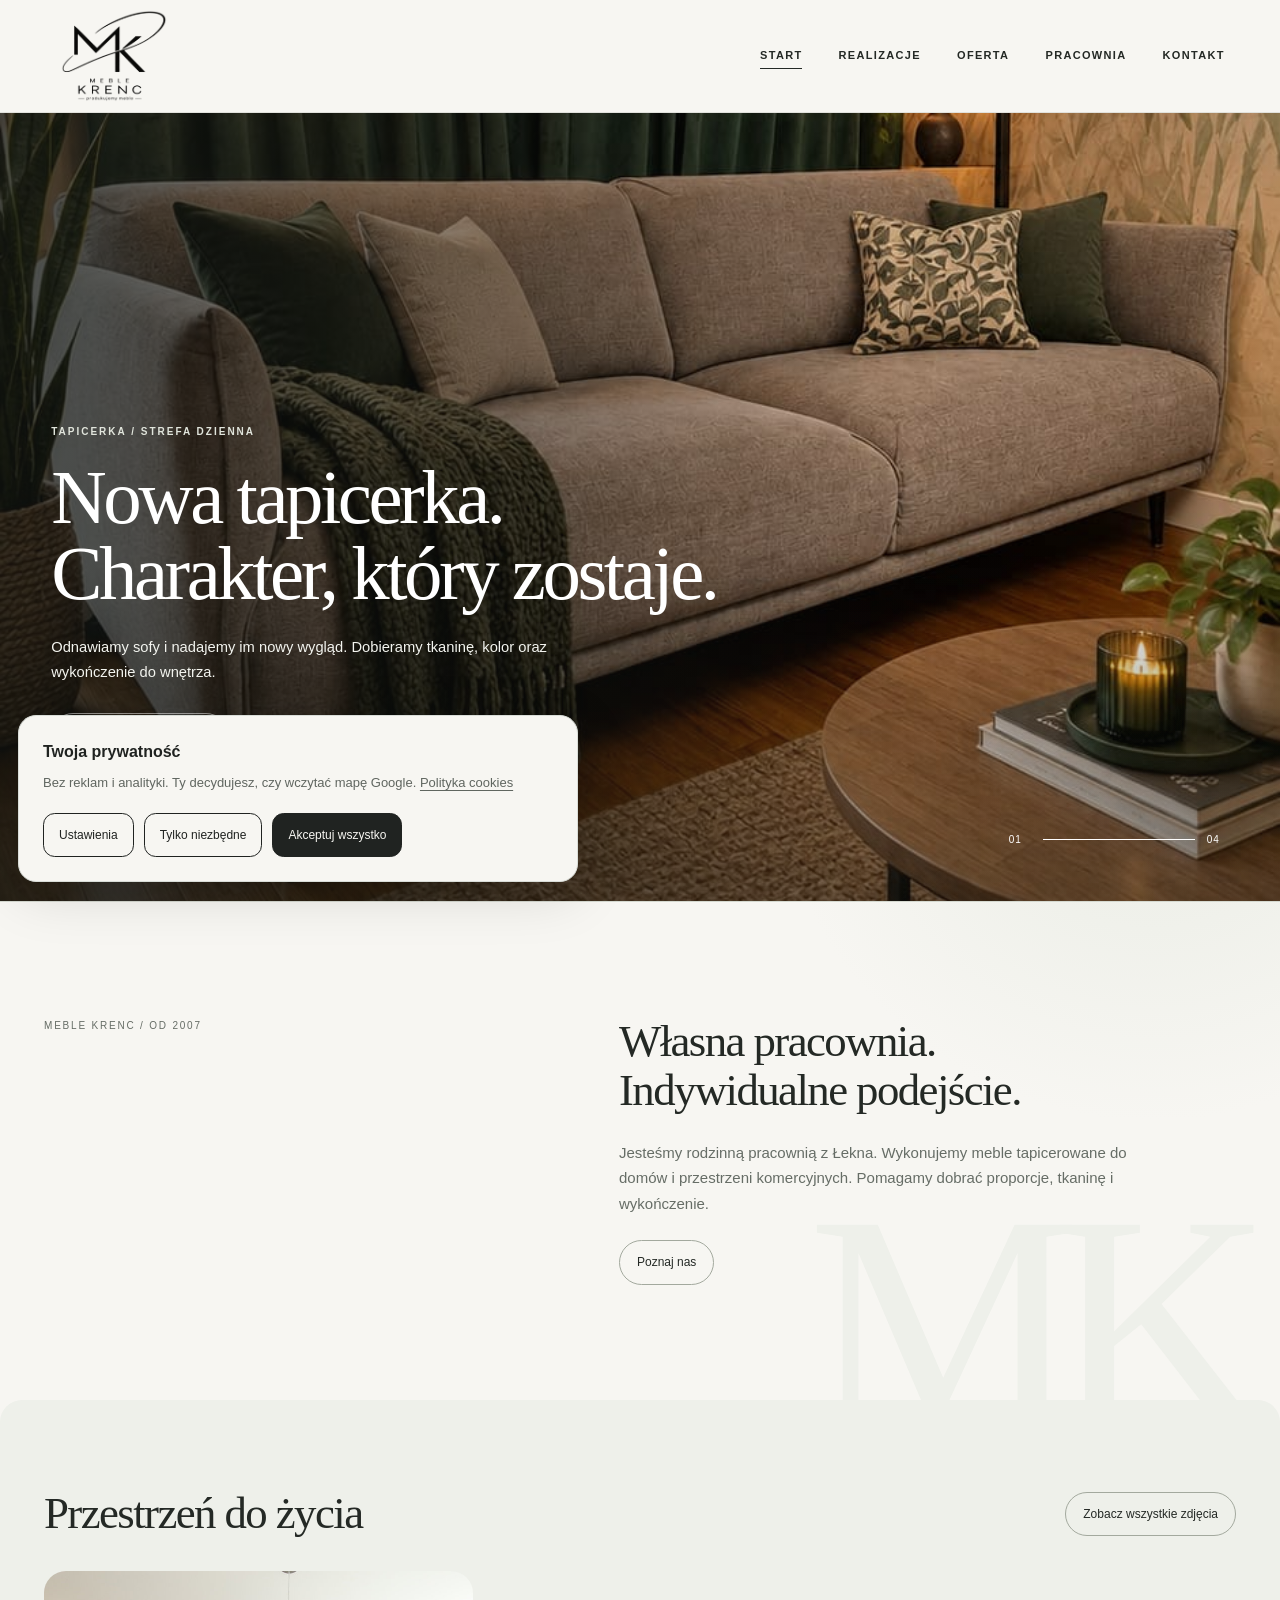
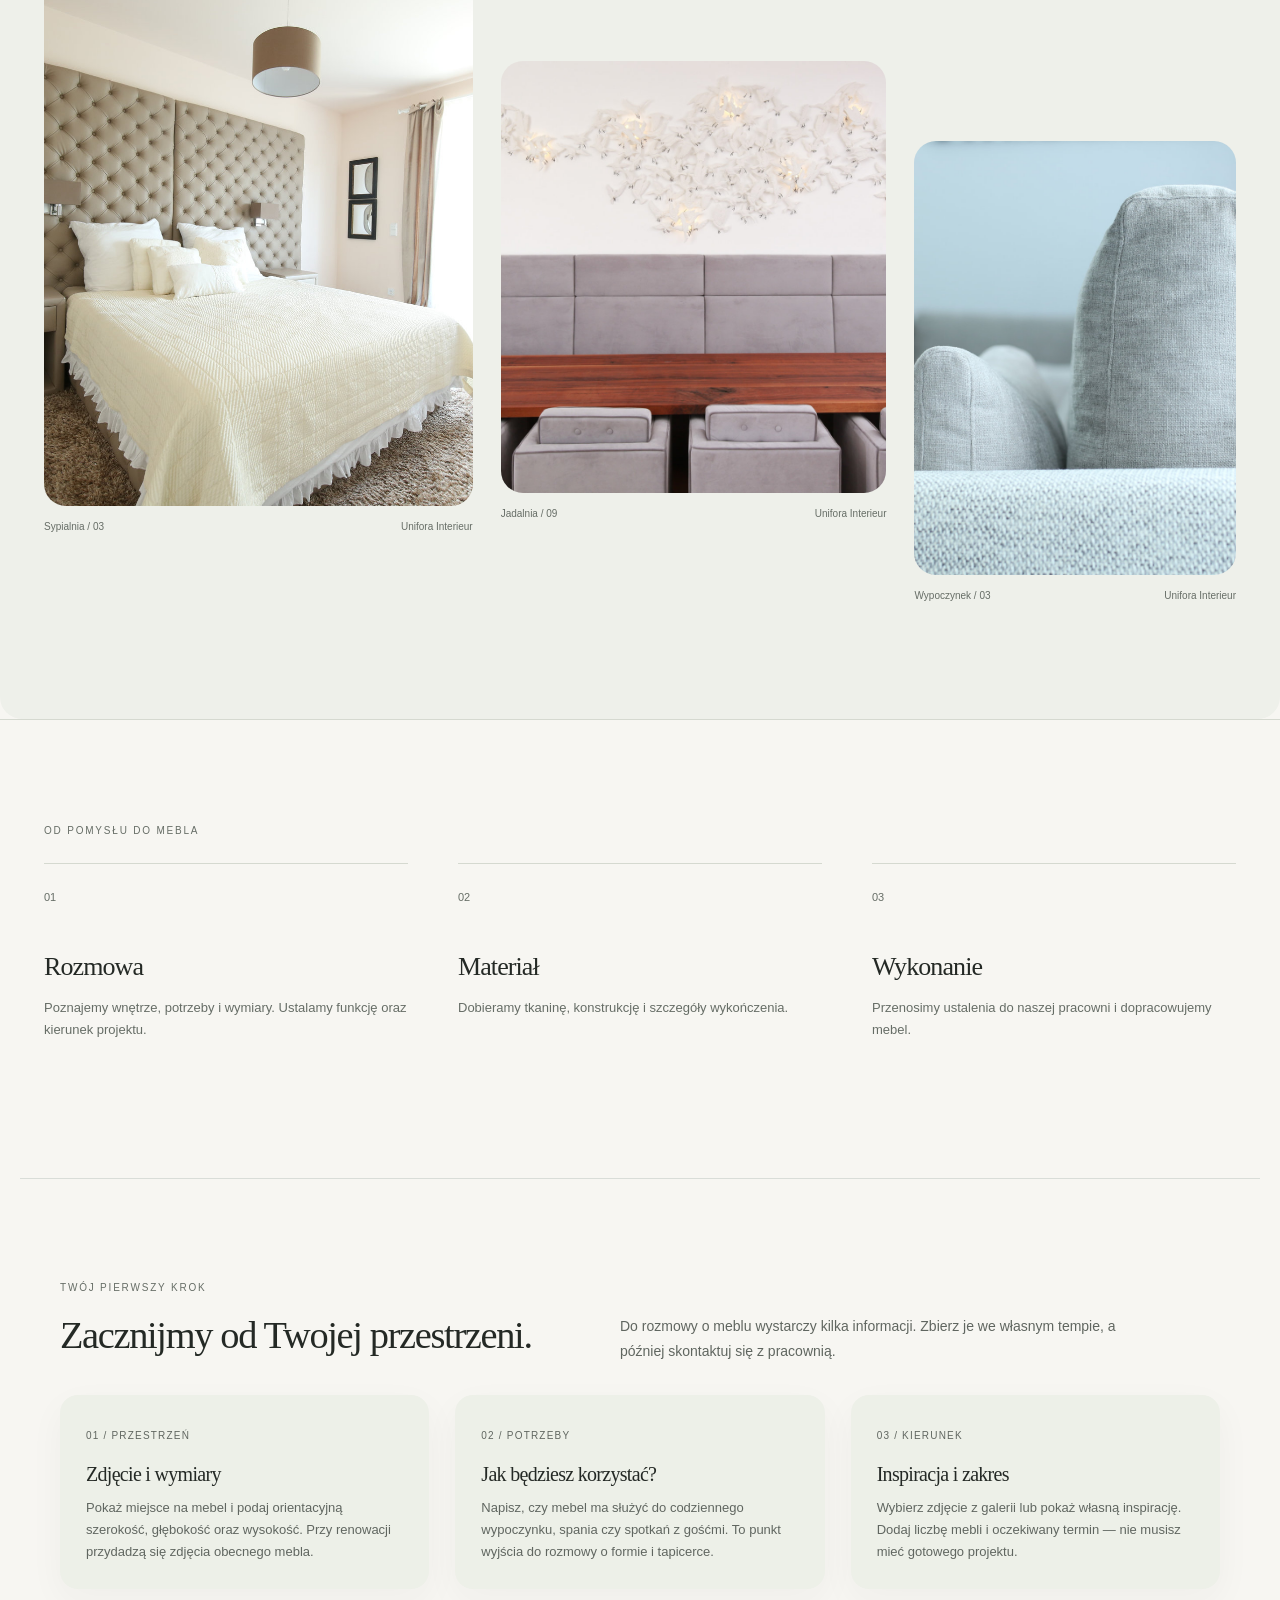
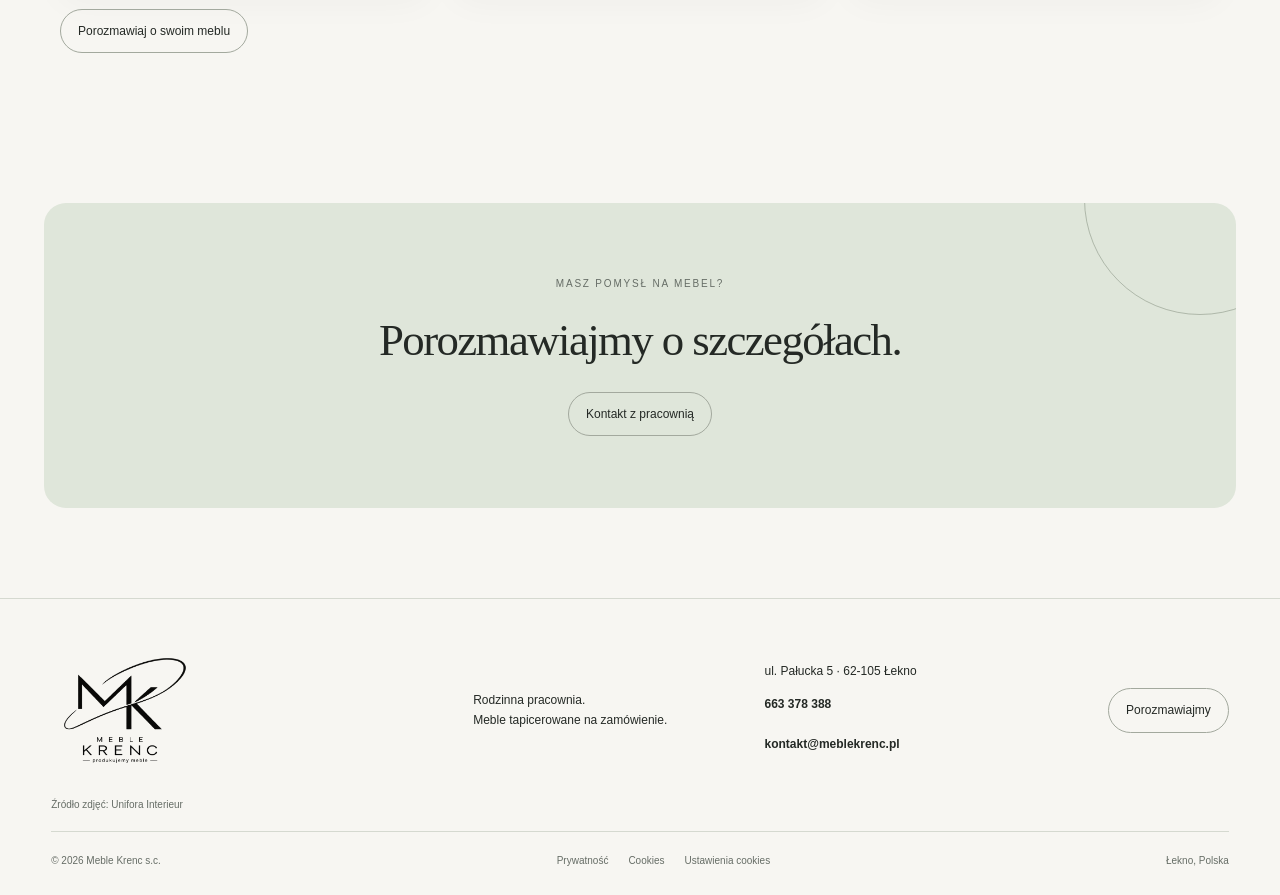
<file: index.html>
<!doctype html>
<html lang="pl">
<head>
  <meta charset="utf-8">
  <meta name="viewport" content="width=device-width, initial-scale=1">
  <meta name="theme-color" content="#faf9f6">
  <meta name="description" content="Meble Krenc — rodzinna pracownia mebli tapicerowanych. Meble na zamówienie, Łekno, ul. Pałucka 5.">
  <title>Meble Krenc — rodzinna pracownia mebli tapicerowanych</title>
  <link rel="icon" href="assets/favicon.png" type="image/png">
  <link rel="stylesheet" href="style.css?v=20260916-1">
  <script defer src="app.js?v=20260921-3"></script>
<link rel="stylesheet" href="components.css?v=20260916-1"><script defer src="privacy.js?v=20260916-1"></script><link rel="stylesheet" href="refinements.css?v=20260916-1"><script defer src="navigation.js?v=20260916-1"></script><link rel="stylesheet" href="boutique-v2.css?v=20260921-5"></head>
<body data-proposal="boutique">
  <a class="skip" href="#main">Przejdź do treści</a>
  <header class="site-header">
    <a class="brand" href="index.html" aria-label="Meble Krenc — strona główna"><img src="assets/logo.png?v=20260916-2" alt="MEBLE KRENC" width="915" height="795"></a>
    <button class="menu-toggle" type="button" aria-expanded="false" aria-controls="site-nav" hidden><span data-menu-label>Menu</span><span aria-hidden="true" class="menu-icon"></span></button>
    <nav id="site-nav" aria-label="Nawigacja główna"><a href="index.html" aria-current="page">Start</a><a href="realizacje.html">Realizacje</a><a href="oferta.html">Oferta</a><a href="o-nas.html">Pracownia</a><a href="kontakt.html">Kontakt</a></nav>
  </header>
  <main id="main" tabindex="-1"><section class="hero-carousel" data-carousel aria-roledescription="karuzela" aria-label="Wybrane realizacje">
  <div class="carousel-viewport" data-carousel-viewport tabindex="0">
    <div class="carousel-track" data-carousel-track>
      <article class="carousel-slide is-active" data-carousel-slide aria-hidden="false" style="--slide-position:center 58%;--slide-position-mobile:center 56%">
        <img src="assets/realizacje/realizacja-34.jpg" alt="Sofa tapicerowana w salonie z zielonymi zasłonami" width="941" height="1672" fetchpriority="high" decoding="async">
        <div class="carousel-copy">
          <p class="carousel-kicker">Tapicerka / strefa dzienna</p>
          <h1>Nowa tapicerka. Charakter, który zostaje.</h1>
          <p>Odnawiamy sofy i nadajemy im nowy wygląd. Dobieramy tkaninę, kolor oraz wykończenie do wnętrza.</p>
          <a class="carousel-link" href="realizacje.html">Zobacz realizacje <svg class="ui-icon" viewBox="0 0 24 24" aria-hidden="true" focusable="false"><path d="M6 18 18 6M6 6h12v12"/></svg></a>
        </div>
      </article>
      <article class="carousel-slide" data-carousel-slide aria-hidden="true" inert style="--slide-position:center 56%;--slide-position-mobile:center 55%">
        <img src="assets/realizacje/realizacja-11.jpg" alt="Turkusowe tapicerowane siedziska i oparcia w restauracji" width="2048" height="1365" loading="lazy" decoding="async">
        <div class="carousel-copy">
          <p class="carousel-kicker">Tapicerka / restauracje i lokale</p>
          <h2>Miejsce, w którym chce się zostać.</h2>
          <p>Tapicerowane siedziska i oparcia dopasowujemy do układu lokalu, wymiarów i codziennego użytkowania.</p>
          <a class="carousel-link" href="realizacje.html">Zobacz realizacje tapicerskie <svg class="ui-icon" viewBox="0 0 24 24" aria-hidden="true" focusable="false"><path d="M6 18 18 6M6 6h12v12"/></svg></a>
        </div>
      </article>
      <article class="carousel-slide" data-carousel-slide aria-hidden="true" inert style="--slide-position:center center;--slide-position-mobile:56% center">
        <img src="assets/living-06.jpg" alt="Duży narożnik z zielonymi i jasnymi poduszkami" width="1600" height="900" loading="lazy" decoding="async">
        <div class="carousel-copy">
          <p class="carousel-kicker">Realizacje / wypoczynek</p>
          <h2>Komfort wpisany w przestrzeń.</h2>
          <p>Odnawiamy tapicerkę sof, narożników i foteli. Pomagamy wybrać tkaninę, która pasuje do wnętrza i sposobu użytkowania.</p>
          <a class="carousel-link" href="oferta.html">Poznaj możliwości <svg class="ui-icon" viewBox="0 0 24 24" aria-hidden="true" focusable="false"><path d="M6 18 18 6M6 6h12v12"/></svg></a>
        </div>
      </article>
      <article class="carousel-slide" data-carousel-slide aria-hidden="true" inert style="--slide-position:center center;--slide-position-mobile:42% center">
        <img src="assets/sleeping-03.jpg" alt="Łóżko z wysokim pikowanym zagłówkiem" width="1600" height="1066" loading="lazy" decoding="async">
        <div class="carousel-copy">
          <p class="carousel-kicker">Realizacje / sypialnia</p>
          <h2>Miękkie tło dla odpoczynku.</h2>
          <p>Tapicerujemy łóżka i zagłówki, dobierając tkaninę oraz wykończenie do charakteru sypialni.</p>
          <a class="carousel-link" href="kontakt.html">Porozmawiaj o projekcie <svg class="ui-icon" viewBox="0 0 24 24" aria-hidden="true" focusable="false"><path d="M6 18 18 6M6 6h12v12"/></svg></a>
        </div>
      </article>
    </div>
  </div>
  <div class="carousel-controls" aria-label="Sterowanie pokazem">
    <div class="carousel-arrows">
      <button class="carousel-button" type="button" data-carousel-previous aria-label="Poprzedni slajd"><svg class="ui-icon" viewBox="0 0 24 24" aria-hidden="true" focusable="false"><path d="M20 12H4m6-6-6 6 6 6"/></svg></button>
      <button class="carousel-button" type="button" data-carousel-next aria-label="Następny slajd"><svg class="ui-icon" viewBox="0 0 24 24" aria-hidden="true" focusable="false"><path d="M4 12h16m-6-6 6 6-6 6"/></svg></button>
    </div>
    <div class="carousel-status" aria-live="polite"><span data-carousel-current>01</span><span class="carousel-progress" aria-hidden="true"><span></span></span><span data-carousel-total>04</span></div>
  </div>
</section><section class="studio-summary"><p class="eyebrow">Meble Krenc / od 2007</p><div><h2>Własna pracownia.<br>Indywidualne podejście.</h2><p>Jesteśmy rodzinną pracownią z Łekna. Wykonujemy meble tapicerowane do domów i przestrzeni komercyjnych. Pomagamy dobrać proporcje, tkaninę i wykończenie.</p><a class="text-link" href="o-nas.html">Poznaj nas <span aria-hidden="true"><svg class="ui-icon" viewBox="0 0 24 24" aria-hidden="true" focusable="false"><path d="M6 18 18 6M6 6h12v12"/></svg></span></a></div></section><section class="selected-section"><div class="section-top"><h2>Przestrzeń do życia</h2><a class="text-link" href="realizacje.html">Zobacz wszystkie zdjęcia <span aria-hidden="true"><svg class="ui-icon" viewBox="0 0 24 24" aria-hidden="true" focusable="false"><path d="M6 18 18 6M6 6h12v12"/></svg></span></a></div><div class="selected-grid"><figure class="photo "><a href="assets/sleeping-03.jpg" data-lightbox data-width="1600" aria-label="Otwórz zdjęcie: Łóżko z wysokim jasnym pikowanym zagłówkiem"><img src="assets/sleeping-03.jpg" alt="Łóżko z wysokim jasnym pikowanym zagłówkiem" width="1600" height="1066" loading="lazy" decoding="async"><span class="photo-open" aria-hidden="true"><svg class="ui-icon" viewBox="0 0 24 24" aria-hidden="true" focusable="false"><path d="M6 18 18 6M6 6h12v12"/></svg></span></a><figcaption><span>Sypialnia / 03</span><span>Unifora Interieur</span></figcaption></figure><figure class="photo "><a href="assets/eating-09.jpg" data-lightbox data-width="1600" aria-label="Otwórz zdjęcie: Drewniany stół na tle szerokiego tapicerowanego oparcia"><img src="assets/eating-09.jpg" alt="Drewniany stół na tle szerokiego tapicerowanego oparcia" width="1600" height="986" loading="lazy" decoding="async"><span class="photo-open" aria-hidden="true"><svg class="ui-icon" viewBox="0 0 24 24" aria-hidden="true" focusable="false"><path d="M6 18 18 6M6 6h12v12"/></svg></span></a><figcaption><span>Jadalnia / 09</span><span>Unifora Interieur</span></figcaption></figure><figure class="photo "><a href="assets/living-03.jpg" data-lightbox data-width="1600" aria-label="Otwórz zdjęcie: Zbliżenie na splot jasnej tkaniny i miękkie oparcie"><img src="assets/living-03.jpg" alt="Zbliżenie na splot jasnej tkaniny i miękkie oparcie" width="1600" height="1066" loading="lazy" decoding="async"><span class="photo-open" aria-hidden="true"><svg class="ui-icon" viewBox="0 0 24 24" aria-hidden="true" focusable="false"><path d="M6 18 18 6M6 6h12v12"/></svg></span></a><figcaption><span>Wypoczynek / 03</span><span>Unifora Interieur</span></figcaption></figure></div></section><section class="process"><p class="eyebrow">Od pomysłu do mebla</p><ol><li><span>01</span><h3>Rozmowa</h3><p>Poznajemy wnętrze, potrzeby i wymiary. Ustalamy funkcję oraz kierunek projektu.</p></li><li><span>02</span><h3>Materiał</h3><p>Dobieramy tkaninę, konstrukcję i szczegóły wykończenia.</p></li><li><span>03</span><h3>Wykonanie</h3><p>Przenosimy ustalenia do naszej pracowni i dopracowujemy mebel.</p></li></ol></section><section class="mk-advice" aria-labelledby="advice-heading"><p class="eyebrow">Twój pierwszy krok</p><div class="mk-advice-heading"><h2 id="advice-heading">Zacznijmy od Twojej przestrzeni.</h2><p>Do rozmowy o meblu wystarczy kilka informacji. Zbierz je we własnym tempie, a później skontaktuj się z pracownią.</p></div><ol class="mk-checklist"><li><span>01 / PRZESTRZEŃ</span><h3>Zdjęcie i wymiary</h3><p>Pokaż miejsce na mebel i podaj orientacyjną szerokość, głębokość oraz wysokość. Przy renowacji przydadzą się zdjęcia obecnego mebla.</p></li><li><span>02 / POTRZEBY</span><h3>Jak będziesz korzystać?</h3><p>Napisz, czy mebel ma służyć do codziennego wypoczynku, spania czy spotkań z gośćmi. To punkt wyjścia do rozmowy o formie i tapicerce.</p></li><li><span>03 / KIERUNEK</span><h3>Inspiracja i zakres</h3><p>Wybierz zdjęcie z galerii lub pokaż własną inspirację. Dodaj liczbę mebli i oczekiwany termin — nie musisz mieć gotowego projektu.</p></li></ol><a class="mk-advice-link" href="kontakt.html">Porozmawiaj o swoim meblu <svg class="ui-icon" viewBox="0 0 24 24" aria-hidden="true" focusable="false"><path d="M6 18 18 6M6 6h12v12"/></svg></a></section><section class="project-invitation"><p class="eyebrow">Masz pomysł na mebel?</p><h2>Porozmawiajmy o szczegółach.</h2><a class="text-link" href="kontakt.html">Kontakt z pracownią <span aria-hidden="true"><svg class="ui-icon" viewBox="0 0 24 24" aria-hidden="true" focusable="false"><path d="M6 18 18 6M6 6h12v12"/></svg></span></a></section></main>
  <footer class="site-footer">
    <div class="footer-top"><a class="brand" href="index.html" aria-label="Meble Krenc — strona główna"><img src="assets/logo.png?v=20260916-2" alt="MEBLE KRENC" width="915" height="795" loading="lazy"></a><p>Rodzinna pracownia.<br>Meble tapicerowane na zamówienie.</p><address>ul. Pałucka 5 · 62-105 Łekno<br><a href="tel:+48663378388">663 378 388</a></address><a class="text-link" href="kontakt.html">Porozmawiajmy <svg class="ui-icon" viewBox="0 0 24 24" aria-hidden="true" focusable="false"><path d="M6 18 18 6M6 6h12v12"/></svg></a></div>
    <div class="photo-credit">Źródło zdjęć: <a href="https://www.unifora.at" target="_blank" rel="noopener noreferrer">Unifora Interieur<span class="sr-only"> (nowa karta)</span> <svg class="ui-icon" viewBox="0 0 24 24" aria-hidden="true" focusable="false"><path d="M6 18 18 6M6 6h12v12"/></svg></a></div>
    <div class="footer-bottom"><span>© <span data-year>2026</span> Meble Krenc s.c.</span><div><a href="polityka-prywatnosci.html">Prywatność</a><a href="cookies.html">Cookies</a><a href="ustawienia-cookies.html" data-cookie-open>Ustawienia cookies</a></div><span>Łekno, Polska</span></div>
  </footer>
  <dialog class="lightbox" aria-labelledby="lightbox-caption"><div class="lightbox-top"><span>Meble i wnętrza / Unifora Interieur</span><button type="button" data-dialog-close aria-label="Zamknij podgląd">Zamknij <svg class="ui-icon" viewBox="0 0 24 24" aria-hidden="true" focusable="false"><path d="m6 6 12 12M18 6 6 18"/></svg></button></div><figure><img data-lightbox-image alt=""><figcaption id="lightbox-caption" aria-live="polite"></figcaption></figure><div class="lightbox-controls"><button type="button" data-previous aria-label="Poprzednie zdjęcie"><svg class="ui-icon" viewBox="0 0 24 24" aria-hidden="true" focusable="false"><path d="M20 12H4m6-6-6 6 6 6"/></svg> Poprzednie</button><span data-lightbox-count></span><button type="button" data-next aria-label="Następne zdjęcie">Następne <svg class="ui-icon" viewBox="0 0 24 24" aria-hidden="true" focusable="false"><path d="M4 12h16m-6-6 6 6-6 6"/></svg></button></div></dialog>


  <script defer src="slider.js?v=20260916-2"></script>
</body>
</html>
</file>
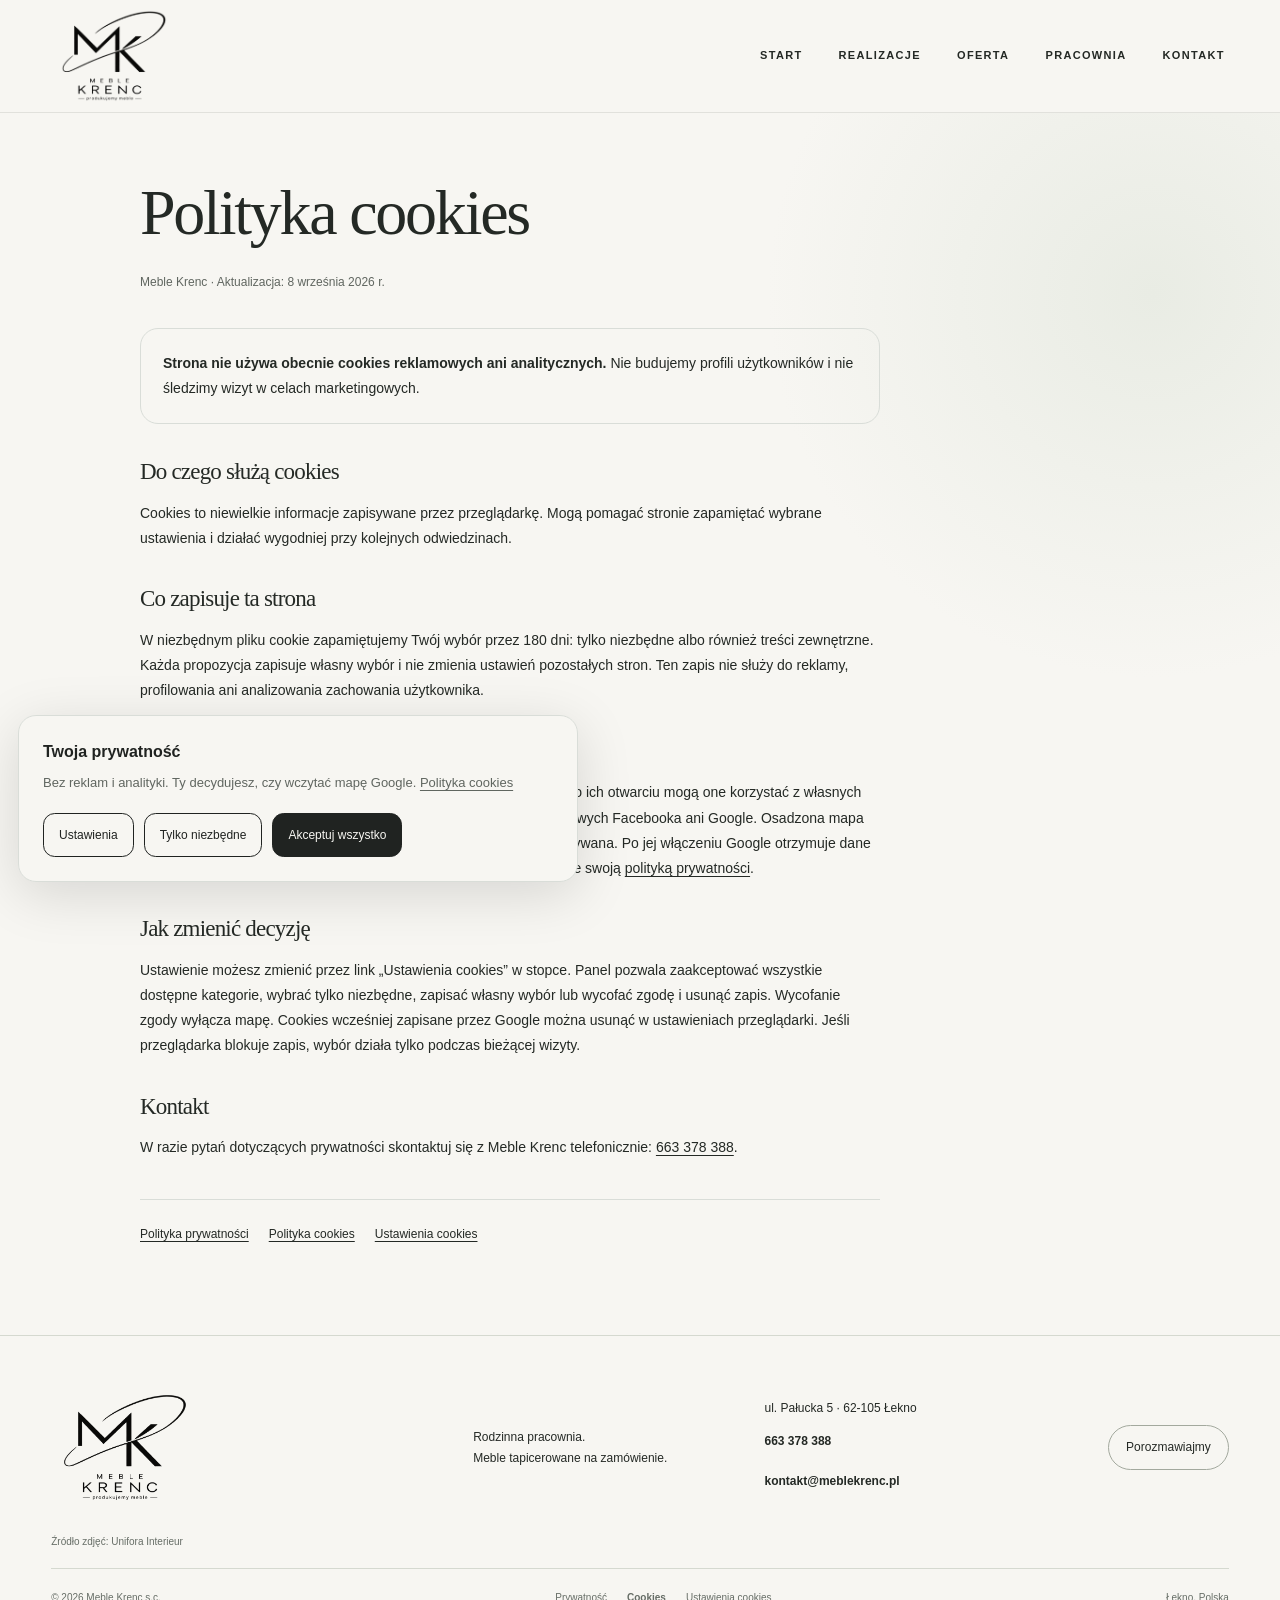
<file: cookies.html>
<!doctype html>
<html lang="pl">
<head>
  <meta charset="utf-8">
  <meta name="viewport" content="width=device-width, initial-scale=1">
  <meta name="theme-color" content="#faf9f6">
  <meta name="description" content="Cookies — Meble Krenc. Meble na zamówienie, Łekno, ul. Pałucka 5.">
  <title>Cookies — Meble Krenc</title>
  <link rel="icon" href="assets/favicon.png" type="image/png">
  <link rel="stylesheet" href="style.css?v=20260916-1">
  <script defer src="app.js?v=20260921-3"></script>
<link rel="stylesheet" href="components.css?v=20260916-1"><script defer src="privacy.js?v=20260916-1"></script><link rel="stylesheet" href="refinements.css?v=20260916-1"><script defer src="navigation.js?v=20260916-1"></script><link rel="stylesheet" href="boutique-v2.css?v=20260921-5"></head>
<body data-proposal="boutique">
  <a class="skip" href="#main">Przejdź do treści</a>
  <header class="site-header">
    <a class="brand" href="index.html" aria-label="Meble Krenc — strona główna"><img src="assets/logo.png?v=20260916-2" alt="MEBLE KRENC" width="915" height="795"></a>
    <button class="menu-toggle" type="button" aria-expanded="false" aria-controls="site-nav" hidden><span data-menu-label>Menu</span><span aria-hidden="true" class="menu-icon"></span></button>
    <nav id="site-nav" aria-label="Nawigacja główna"><a href="index.html">Start</a><a href="realizacje.html">Realizacje</a><a href="oferta.html">Oferta</a><a href="o-nas.html">Pracownia</a><a href="kontakt.html">Kontakt</a></nav>
  </header>
  <main id="main" class="mk-legal" tabindex="-1"><h1>Polityka cookies</h1><p class="mk-legal-intro">Meble Krenc · Aktualizacja: 8 września 2026 r.</p><article>
      <div class="legal-callout"><p><strong>Strona nie używa obecnie cookies reklamowych ani analitycznych.</strong> Nie budujemy profili użytkowników i nie śledzimy wizyt w celach marketingowych.</p></div>
      <h2>Do czego służą cookies</h2><p>Cookies to niewielkie informacje zapisywane przez przeglądarkę. Mogą pomagać stronie zapamiętać wybrane ustawienia i działać wygodniej przy kolejnych odwiedzinach.</p>
      <h2>Co zapisuje ta strona</h2><p>W niezbędnym pliku cookie zapamiętujemy Twój wybór przez 180 dni: tylko niezbędne albo również treści zewnętrzne. Każda propozycja zapisuje własny wybór i nie zmienia ustawień pozostałych stron. Ten zapis nie służy do reklamy, profilowania ani analizowania zachowania użytkownika.</p>
      <h2>Zewnętrzne serwisy</h2><p>Linki do Facebooka i Map Google prowadzą do osobnych serwisów. Po ich otwarciu mogą one korzystać z własnych cookies zgodnie ze swoimi zasadami. Nie osadzamy narzędzi reklamowych Facebooka ani Google. Osadzona mapa Google jest opcjonalna: bez zgody na treści zewnętrzne nie jest wczytywana. Po jej włączeniu Google otrzymuje dane techniczne połączenia i może korzystać z własnych cookies zgodnie ze swoją <a href="https://policies.google.com/privacy" target="_blank" rel="noopener noreferrer">polityką prywatności</a>.</p>
      <h2>Jak zmienić decyzję</h2><p>Ustawienie możesz zmienić przez link „Ustawienia cookies” w stopce. Panel pozwala zaakceptować wszystkie dostępne kategorie, wybrać tylko niezbędne, zapisać własny wybór lub wycofać zgodę i usunąć zapis. Wycofanie zgody wyłącza mapę. Cookies wcześniej zapisane przez Google można usunąć w ustawieniach przeglądarki. Jeśli przeglądarka blokuje zapis, wybór działa tylko podczas bieżącej wizyty.</p>
      <h2>Kontakt</h2><p>W razie pytań dotyczących prywatności skontaktuj się z Meble Krenc telefonicznie: <a href="tel:+48663378388">663 378 388</a>.</p>
    <nav class="mk-policy-nav" aria-label="Dokumenty prywatności"><a href="polityka-prywatnosci.html">Polityka prywatności</a><a href="cookies.html">Polityka cookies</a><a href="ustawienia-cookies.html">Ustawienia cookies</a></nav></article></main>
  <footer class="site-footer">
    <div class="footer-top"><a class="brand" href="index.html" aria-label="Meble Krenc — strona główna"><img src="assets/logo.png?v=20260916-2" alt="MEBLE KRENC" width="915" height="795" loading="lazy"></a><p>Rodzinna pracownia.<br>Meble tapicerowane na zamówienie.</p><address>ul. Pałucka 5 · 62-105 Łekno<br><a href="tel:+48663378388">663 378 388</a></address><a class="text-link" href="kontakt.html">Porozmawiajmy <svg class="ui-icon" viewBox="0 0 24 24" aria-hidden="true" focusable="false"><path d="M6 18 18 6M6 6h12v12"/></svg></a></div>
    <div class="photo-credit">Źródło zdjęć: <a href="https://www.unifora.at" target="_blank" rel="noopener noreferrer">Unifora Interieur<span class="sr-only"> (nowa karta)</span> <svg class="ui-icon" viewBox="0 0 24 24" aria-hidden="true" focusable="false"><path d="M6 18 18 6M6 6h12v12"/></svg></a></div>
    <div class="footer-bottom"><span>© <span data-year>2026</span> Meble Krenc s.c.</span><div><a href="polityka-prywatnosci.html">Prywatność</a><a href="cookies.html">Cookies</a><a href="ustawienia-cookies.html" data-cookie-open>Ustawienia cookies</a></div><span>Łekno, Polska</span></div>
  </footer>
  <dialog class="lightbox" aria-labelledby="lightbox-caption"><div class="lightbox-top"><span>Meble i wnętrza / Unifora Interieur</span><button type="button" data-dialog-close aria-label="Zamknij podgląd">Zamknij <svg class="ui-icon" viewBox="0 0 24 24" aria-hidden="true" focusable="false"><path d="m6 6 12 12M18 6 6 18"/></svg></button></div><figure><img data-lightbox-image alt=""><figcaption id="lightbox-caption" aria-live="polite"></figcaption></figure><div class="lightbox-controls"><button type="button" data-previous aria-label="Poprzednie zdjęcie"><svg class="ui-icon" viewBox="0 0 24 24" aria-hidden="true" focusable="false"><path d="M20 12H4m6-6-6 6 6 6"/></svg> Poprzednie</button><span data-lightbox-count></span><button type="button" data-next aria-label="Następne zdjęcie">Następne <svg class="ui-icon" viewBox="0 0 24 24" aria-hidden="true" focusable="false"><path d="M4 12h16m-6-6 6 6-6 6"/></svg></button></div></dialog>


</body>
</html>
</file>
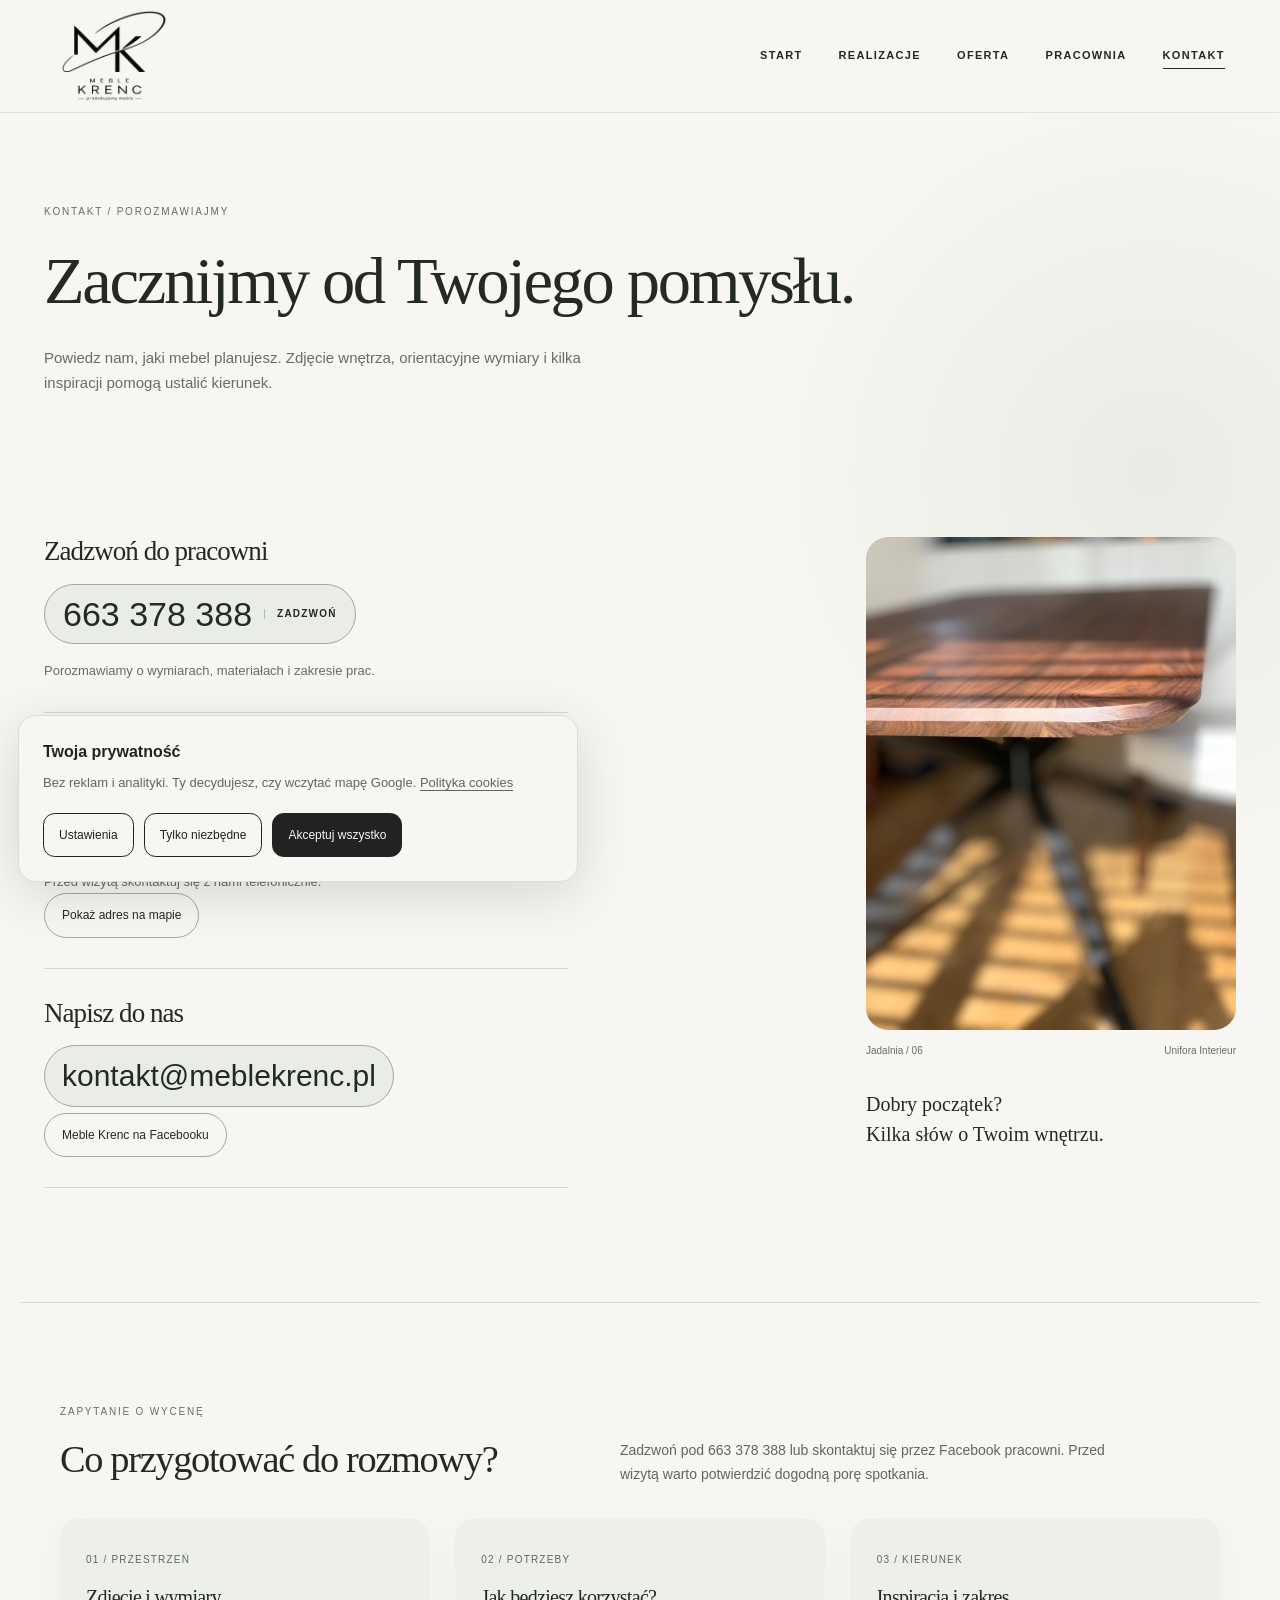
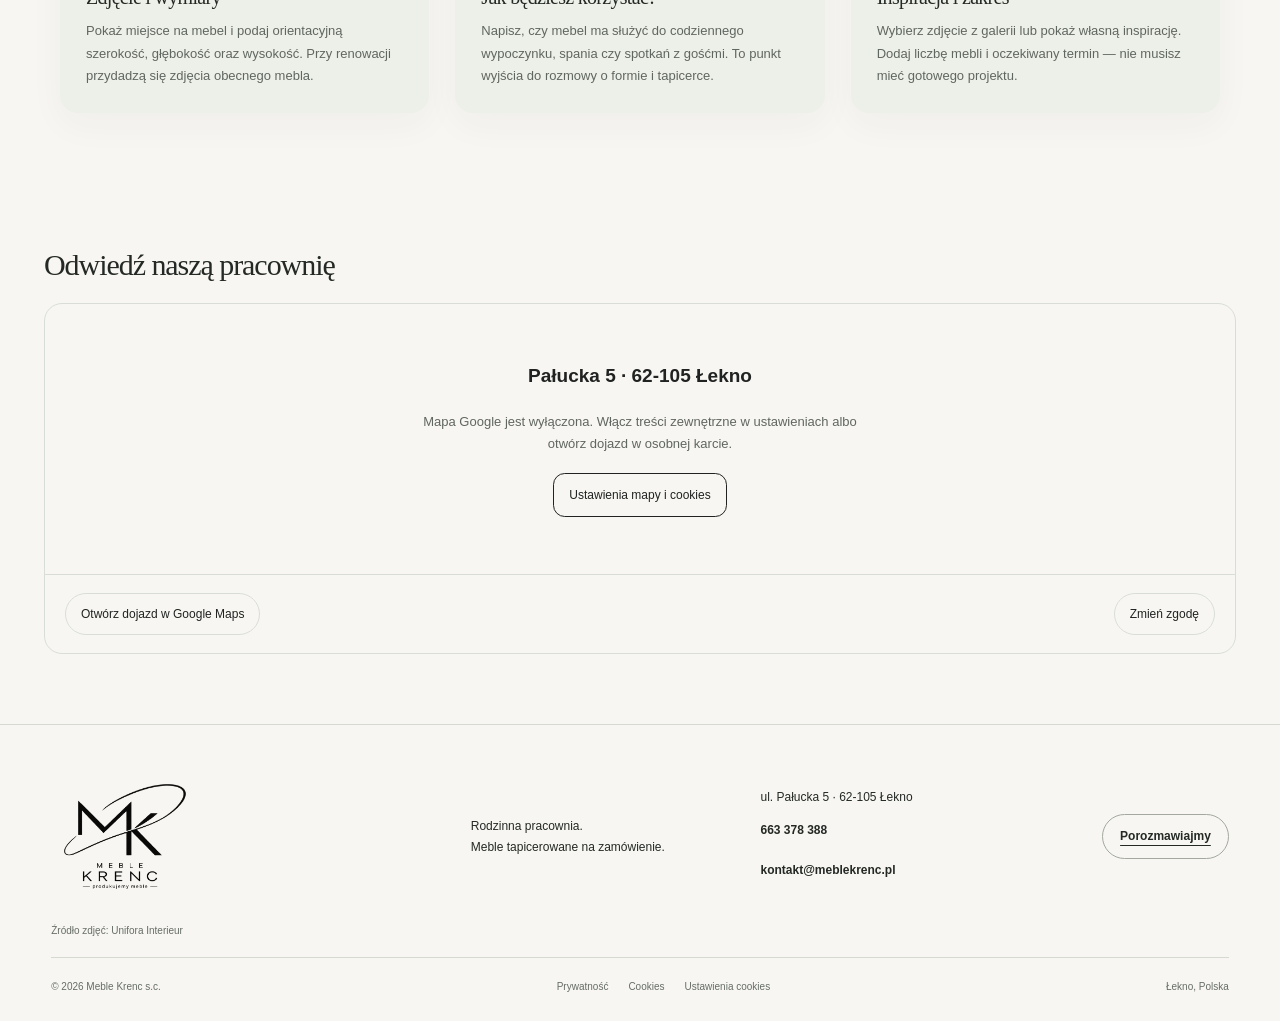
<file: kontakt.html>
<!doctype html>
<html lang="pl">
<head>
  <meta charset="utf-8">
  <meta name="viewport" content="width=device-width, initial-scale=1">
  <meta name="theme-color" content="#faf9f6">
  <meta name="description" content="Kontakt — Meble Krenc. Meble na zamówienie, Łekno, ul. Pałucka 5.">
  <title>Kontakt — Meble Krenc</title>
  <link rel="icon" href="assets/favicon.png" type="image/png">
  <link rel="stylesheet" href="style.css?v=20260916-1">
  <script defer src="app.js?v=20260921-3"></script>
<link rel="stylesheet" href="components.css?v=20260916-1"><script defer src="privacy.js?v=20260916-1"></script><link rel="stylesheet" href="refinements.css?v=20260916-1"><script defer src="navigation.js?v=20260916-1"></script><link rel="stylesheet" href="boutique-v2.css?v=20260921-5"></head>
<body data-proposal="boutique">
  <a class="skip" href="#main">Przejdź do treści</a>
  <header class="site-header">
    <a class="brand" href="index.html" aria-label="Meble Krenc — strona główna"><img src="assets/logo.png?v=20260916-2" alt="MEBLE KRENC" width="915" height="795"></a>
    <button class="menu-toggle" type="button" aria-expanded="false" aria-controls="site-nav" hidden><span data-menu-label>Menu</span><span aria-hidden="true" class="menu-icon"></span></button>
    <nav id="site-nav" aria-label="Nawigacja główna"><a href="index.html">Start</a><a href="realizacje.html">Realizacje</a><a href="oferta.html">Oferta</a><a href="o-nas.html">Pracownia</a><a href="kontakt.html" aria-current="page">Kontakt</a></nav>
  </header>
  <main id="main" tabindex="-1"><section class="page-intro"><p class="eyebrow">Kontakt / porozmawiajmy</p><h1>Zacznijmy od Twojego pomysłu.</h1><p class="intro-description">Powiedz nam, jaki mebel planujesz. Zdjęcie wnętrza, orientacyjne wymiary i kilka inspiracji pomogą ustalić kierunek.</p></section><section class="contact-layout"><div class="contact-details"><div class="contact-block"><h2>Zadzwoń do pracowni</h2><a class="phone-link" href="tel:+48663378388">663 378 388 <span aria-hidden="true"><svg class="ui-icon" viewBox="0 0 24 24" aria-hidden="true" focusable="false"><path d="M6 18 18 6M6 6h12v12"/></svg></span></a><p>Porozmawiamy o wymiarach, materiałach i zakresie prac.</p></div><div class="contact-block"><h2>Odwiedź nas</h2><address>Meble Krenc s.c. Maria Krenc, Michał Krenc<br>ul. Pałucka 5<br>62-105 Łekno</address><p>Przed wizytą skontaktuj się z nami telefonicznie.</p><a class="text-link" href="https://www.google.com/maps/search/?api=1&amp;query=Pa%C5%82ucka+5+62-105+%C5%81ekno" target="_blank" rel="noopener noreferrer">Pokaż adres na mapie <svg class="ui-icon" viewBox="0 0 24 24" aria-hidden="true" focusable="false"><path d="M6 18 18 6M6 6h12v12"/></svg><span class="sr-only"> (nowa karta)</span></a></div><div class="contact-block"><h2>Napisz do nas</h2><a class="text-link" href="https://www.facebook.com/MebleKrenc/" target="_blank" rel="noopener noreferrer">Meble Krenc na Facebooku <svg class="ui-icon" viewBox="0 0 24 24" aria-hidden="true" focusable="false"><path d="M6 18 18 6M6 6h12v12"/></svg><span class="sr-only"> (nowa karta)</span></a></div></div><div class="contact-photo"><figure class="photo "><a href="assets/eating-06.jpg" data-lightbox data-width="1200" aria-label="Otwórz zdjęcie: Detal drewnianego blatu w świetle okna"><img src="assets/eating-06.jpg" alt="Detal drewnianego blatu w świetle okna" width="1200" height="1600" fetchpriority="high" decoding="async"><span class="photo-open" aria-hidden="true"><svg class="ui-icon" viewBox="0 0 24 24" aria-hidden="true" focusable="false"><path d="M6 18 18 6M6 6h12v12"/></svg></span></a><figcaption><span>Jadalnia / 06</span><span>Unifora Interieur</span></figcaption></figure><p class="gallery-note">Dobry początek?<br>Kilka słów o Twoim wnętrzu.</p></div></section><section class="mk-advice" aria-labelledby="contact-guide"><p class="eyebrow">Zapytanie o wycenę</p><div class="mk-advice-heading"><h2 id="contact-guide">Co przygotować do rozmowy?</h2><p>Zadzwoń pod <a href="tel:+48663378388">663 378 388</a> lub skontaktuj się przez <a href="https://www.facebook.com/MebleKrenc/" target="_blank" rel="noopener noreferrer">Facebook pracowni</a>. Przed wizytą warto potwierdzić dogodną porę spotkania.</p></div><ol class="mk-checklist"><li><span>01 / PRZESTRZEŃ</span><h3>Zdjęcie i wymiary</h3><p>Pokaż miejsce na mebel i podaj orientacyjną szerokość, głębokość oraz wysokość. Przy renowacji przydadzą się zdjęcia obecnego mebla.</p></li><li><span>02 / POTRZEBY</span><h3>Jak będziesz korzystać?</h3><p>Napisz, czy mebel ma służyć do codziennego wypoczynku, spania czy spotkań z gośćmi. To punkt wyjścia do rozmowy o formie i tapicerce.</p></li><li><span>03 / KIERUNEK</span><h3>Inspiracja i zakres</h3><p>Wybierz zdjęcie z galerii lub pokaż własną inspirację. Dodaj liczbę mebli i oczekiwany termin — nie musisz mieć gotowego projektu.</p></li></ol></section><section class="mk-map-section" aria-labelledby="map-heading"><h2 id="map-heading">Odwiedź naszą pracownię</h2><div class="mk-map"><iframe title="Meble Krenc — Pałucka 5, Łekno" data-map-src="https://www.google.com/maps?q=Pa%C5%82ucka%205%2C%2062-105%20%C5%81ekno%2C%20Polska&amp;output=embed" loading="lazy" referrerpolicy="no-referrer" hidden></iframe><div class="mk-map-placeholder"><strong>Pałucka 5 · 62-105 Łekno</strong><p>Mapa Google jest wyłączona. Włącz treści zewnętrzne w ustawieniach albo otwórz dojazd w osobnej karcie.</p><button type="button" data-cookie-open>Ustawienia mapy i cookies</button></div><div class="mk-map-links"><a href="https://www.google.com/maps/search/?api=1&amp;query=Pa%C5%82ucka+5+62-105+%C5%81ekno" target="_blank" rel="noopener noreferrer">Otwórz dojazd w Google Maps <svg class="ui-icon" viewBox="0 0 24 24" aria-hidden="true" focusable="false"><path d="M6 18 18 6M6 6h12v12"/></svg></a><a href="ustawienia-cookies.html" data-cookie-open>Zmień zgodę</a></div></div></section></main>
  <footer class="site-footer">
    <div class="footer-top"><a class="brand" href="index.html" aria-label="Meble Krenc — strona główna"><img src="assets/logo.png?v=20260916-2" alt="MEBLE KRENC" width="915" height="795" loading="lazy"></a><p>Rodzinna pracownia.<br>Meble tapicerowane na zamówienie.</p><address>ul. Pałucka 5 · 62-105 Łekno<br><a href="tel:+48663378388">663 378 388</a></address><a class="text-link" href="kontakt.html">Porozmawiajmy <svg class="ui-icon" viewBox="0 0 24 24" aria-hidden="true" focusable="false"><path d="M6 18 18 6M6 6h12v12"/></svg></a></div>
    <div class="photo-credit">Źródło zdjęć: <a href="https://www.unifora.at" target="_blank" rel="noopener noreferrer">Unifora Interieur<span class="sr-only"> (nowa karta)</span> <svg class="ui-icon" viewBox="0 0 24 24" aria-hidden="true" focusable="false"><path d="M6 18 18 6M6 6h12v12"/></svg></a></div>
    <div class="footer-bottom"><span>© <span data-year>2026</span> Meble Krenc s.c.</span><div><a href="polityka-prywatnosci.html">Prywatność</a><a href="cookies.html">Cookies</a><a href="ustawienia-cookies.html" data-cookie-open>Ustawienia cookies</a></div><span>Łekno, Polska</span></div>
  </footer>
  <dialog class="lightbox" aria-labelledby="lightbox-caption"><div class="lightbox-top"><span>Meble i wnętrza / Unifora Interieur</span><button type="button" data-dialog-close aria-label="Zamknij podgląd">Zamknij <svg class="ui-icon" viewBox="0 0 24 24" aria-hidden="true" focusable="false"><path d="m6 6 12 12M18 6 6 18"/></svg></button></div><figure><img data-lightbox-image alt=""><figcaption id="lightbox-caption" aria-live="polite"></figcaption></figure><div class="lightbox-controls"><button type="button" data-previous aria-label="Poprzednie zdjęcie"><svg class="ui-icon" viewBox="0 0 24 24" aria-hidden="true" focusable="false"><path d="M20 12H4m6-6-6 6 6 6"/></svg> Poprzednie</button><span data-lightbox-count></span><button type="button" data-next aria-label="Następne zdjęcie">Następne <svg class="ui-icon" viewBox="0 0 24 24" aria-hidden="true" focusable="false"><path d="M4 12h16m-6-6 6 6-6 6"/></svg></button></div></dialog>


</body>
</html>
</file>
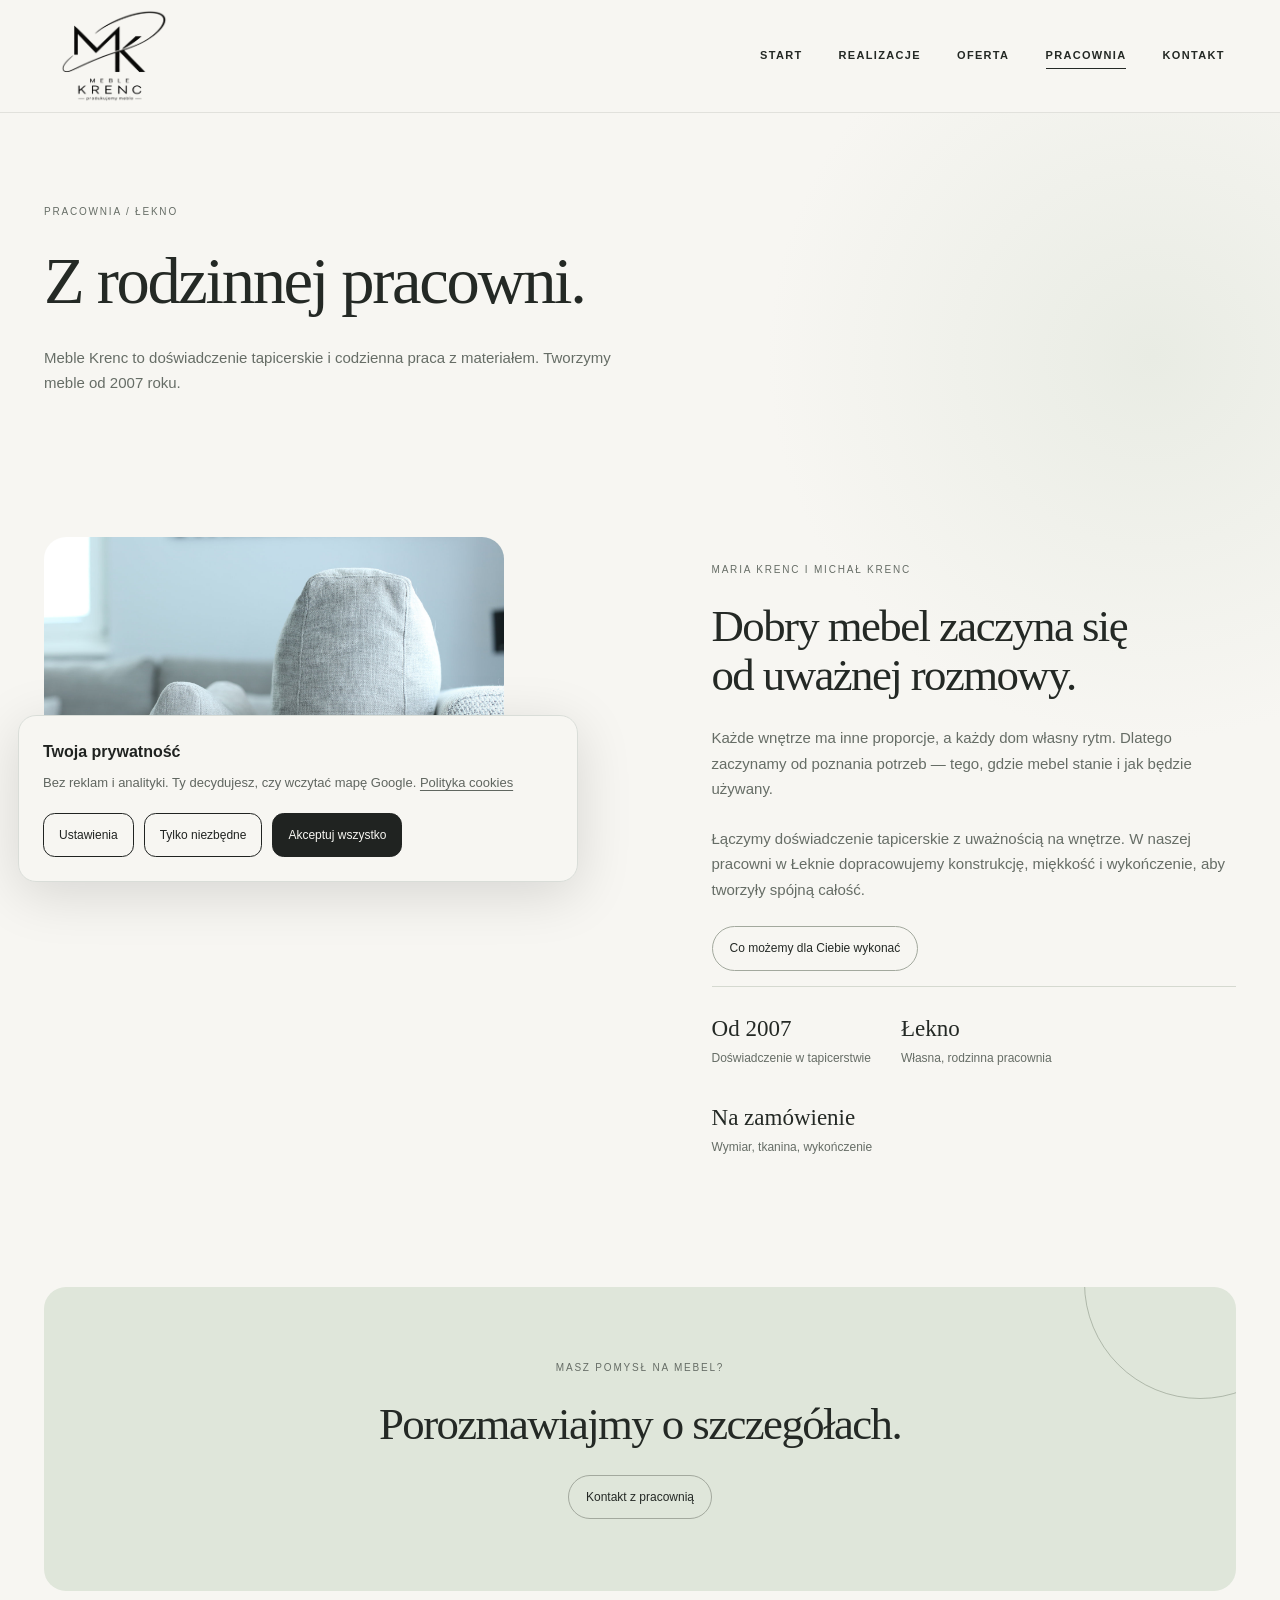
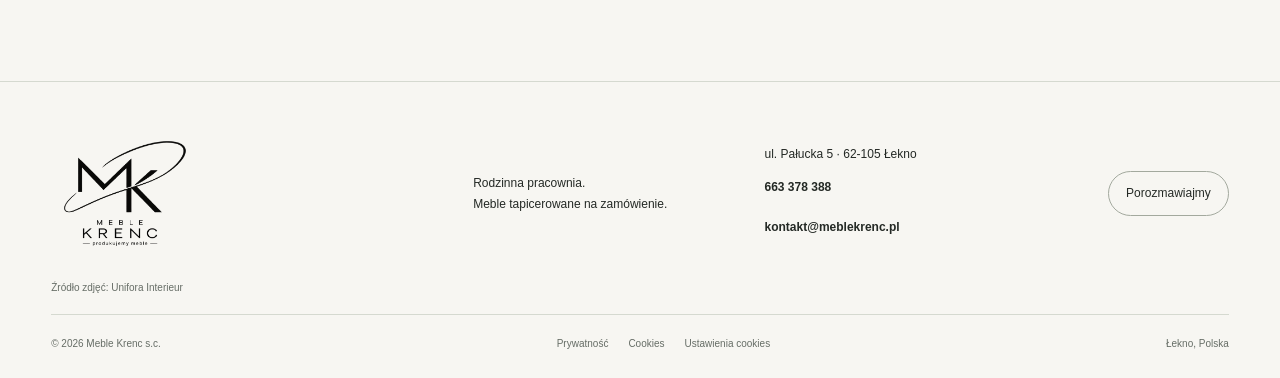
<file: o-nas.html>
<!doctype html>
<html lang="pl">
<head>
  <meta charset="utf-8">
  <meta name="viewport" content="width=device-width, initial-scale=1">
  <meta name="theme-color" content="#faf9f6">
  <meta name="description" content="Pracownia — Meble Krenc. Meble na zamówienie, Łekno, ul. Pałucka 5.">
  <title>Pracownia — Meble Krenc</title>
  <link rel="icon" href="assets/favicon.png" type="image/png">
  <link rel="stylesheet" href="style.css?v=20260916-1">
  <script defer src="app.js?v=20260921-3"></script>
<link rel="stylesheet" href="components.css?v=20260916-1"><script defer src="privacy.js?v=20260916-1"></script><link rel="stylesheet" href="refinements.css?v=20260916-1"><script defer src="navigation.js?v=20260916-1"></script><link rel="stylesheet" href="boutique-v2.css?v=20260921-5"></head>
<body data-proposal="boutique">
  <a class="skip" href="#main">Przejdź do treści</a>
  <header class="site-header">
    <a class="brand" href="index.html" aria-label="Meble Krenc — strona główna"><img src="assets/logo.png?v=20260916-2" alt="MEBLE KRENC" width="915" height="795"></a>
    <button class="menu-toggle" type="button" aria-expanded="false" aria-controls="site-nav" hidden><span data-menu-label>Menu</span><span aria-hidden="true" class="menu-icon"></span></button>
    <nav id="site-nav" aria-label="Nawigacja główna"><a href="index.html">Start</a><a href="realizacje.html">Realizacje</a><a href="oferta.html">Oferta</a><a href="o-nas.html" aria-current="page">Pracownia</a><a href="kontakt.html">Kontakt</a></nav>
  </header>
  <main id="main" tabindex="-1"><section class="page-intro"><p class="eyebrow">Pracownia / Łekno</p><h1>Z rodzinnej pracowni.</h1><p class="intro-description">Meble Krenc to doświadczenie tapicerskie i codzienna praca z materiałem. Tworzymy meble od 2007 roku.</p></section><section class="about-layout"><figure class="photo about-photo"><a href="assets/living-03.jpg" data-lightbox data-width="1600" aria-label="Otwórz zdjęcie: Zbliżenie na splot jasnej tkaniny i miękkie oparcie"><img src="assets/living-03.jpg" alt="Zbliżenie na splot jasnej tkaniny i miękkie oparcie" width="1600" height="1066" fetchpriority="high" decoding="async"><span class="photo-open" aria-hidden="true"><svg class="ui-icon" viewBox="0 0 24 24" aria-hidden="true" focusable="false"><path d="M6 18 18 6M6 6h12v12"/></svg></span></a><figcaption><span>Wypoczynek / 03</span><span>Unifora Interieur</span></figcaption></figure><div class="about-story"><p class="eyebrow">Maria Krenc i Michał Krenc</p><h2>Dobry mebel zaczyna się<br>od uważnej rozmowy.</h2><p>Każde wnętrze ma inne proporcje, a każdy dom własny rytm. Dlatego zaczynamy od poznania potrzeb — tego, gdzie mebel stanie i jak będzie używany.</p><p>Łączymy doświadczenie tapicerskie z uważnością na wnętrze. W naszej pracowni w Łeknie dopracowujemy konstrukcję, miękkość i wykończenie, aby tworzyły spójną całość.</p><a class="text-link" href="oferta.html">Co możemy dla Ciebie wykonać <svg class="ui-icon" viewBox="0 0 24 24" aria-hidden="true" focusable="false"><path d="M6 18 18 6M6 6h12v12"/></svg></a><dl class="studio-facts"><div><dt>Od 2007</dt><dd>Doświadczenie w tapicerstwie</dd></div><div><dt>Łekno</dt><dd>Własna, rodzinna pracownia</dd></div><div><dt>Na zamówienie</dt><dd>Wymiar, tkanina, wykończenie</dd></div></dl></div></section><section class="project-invitation"><p class="eyebrow">Masz pomysł na mebel?</p><h2>Porozmawiajmy o szczegółach.</h2><a class="text-link" href="kontakt.html">Kontakt z pracownią <span aria-hidden="true"><svg class="ui-icon" viewBox="0 0 24 24" aria-hidden="true" focusable="false"><path d="M6 18 18 6M6 6h12v12"/></svg></span></a></section></main>
  <footer class="site-footer">
    <div class="footer-top"><a class="brand" href="index.html" aria-label="Meble Krenc — strona główna"><img src="assets/logo.png?v=20260916-2" alt="MEBLE KRENC" width="915" height="795" loading="lazy"></a><p>Rodzinna pracownia.<br>Meble tapicerowane na zamówienie.</p><address>ul. Pałucka 5 · 62-105 Łekno<br><a href="tel:+48663378388">663 378 388</a></address><a class="text-link" href="kontakt.html">Porozmawiajmy <svg class="ui-icon" viewBox="0 0 24 24" aria-hidden="true" focusable="false"><path d="M6 18 18 6M6 6h12v12"/></svg></a></div>
    <div class="photo-credit">Źródło zdjęć: <a href="https://www.unifora.at" target="_blank" rel="noopener noreferrer">Unifora Interieur<span class="sr-only"> (nowa karta)</span> <svg class="ui-icon" viewBox="0 0 24 24" aria-hidden="true" focusable="false"><path d="M6 18 18 6M6 6h12v12"/></svg></a></div>
    <div class="footer-bottom"><span>© <span data-year>2026</span> Meble Krenc s.c.</span><div><a href="polityka-prywatnosci.html">Prywatność</a><a href="cookies.html">Cookies</a><a href="ustawienia-cookies.html" data-cookie-open>Ustawienia cookies</a></div><span>Łekno, Polska</span></div>
  </footer>
  <dialog class="lightbox" aria-labelledby="lightbox-caption"><div class="lightbox-top"><span>Meble i wnętrza / Unifora Interieur</span><button type="button" data-dialog-close aria-label="Zamknij podgląd">Zamknij <svg class="ui-icon" viewBox="0 0 24 24" aria-hidden="true" focusable="false"><path d="m6 6 12 12M18 6 6 18"/></svg></button></div><figure><img data-lightbox-image alt=""><figcaption id="lightbox-caption" aria-live="polite"></figcaption></figure><div class="lightbox-controls"><button type="button" data-previous aria-label="Poprzednie zdjęcie"><svg class="ui-icon" viewBox="0 0 24 24" aria-hidden="true" focusable="false"><path d="M20 12H4m6-6-6 6 6 6"/></svg> Poprzednie</button><span data-lightbox-count></span><button type="button" data-next aria-label="Następne zdjęcie">Następne <svg class="ui-icon" viewBox="0 0 24 24" aria-hidden="true" focusable="false"><path d="M4 12h16m-6-6 6 6-6 6"/></svg></button></div></dialog>


</body>
</html>
</file>
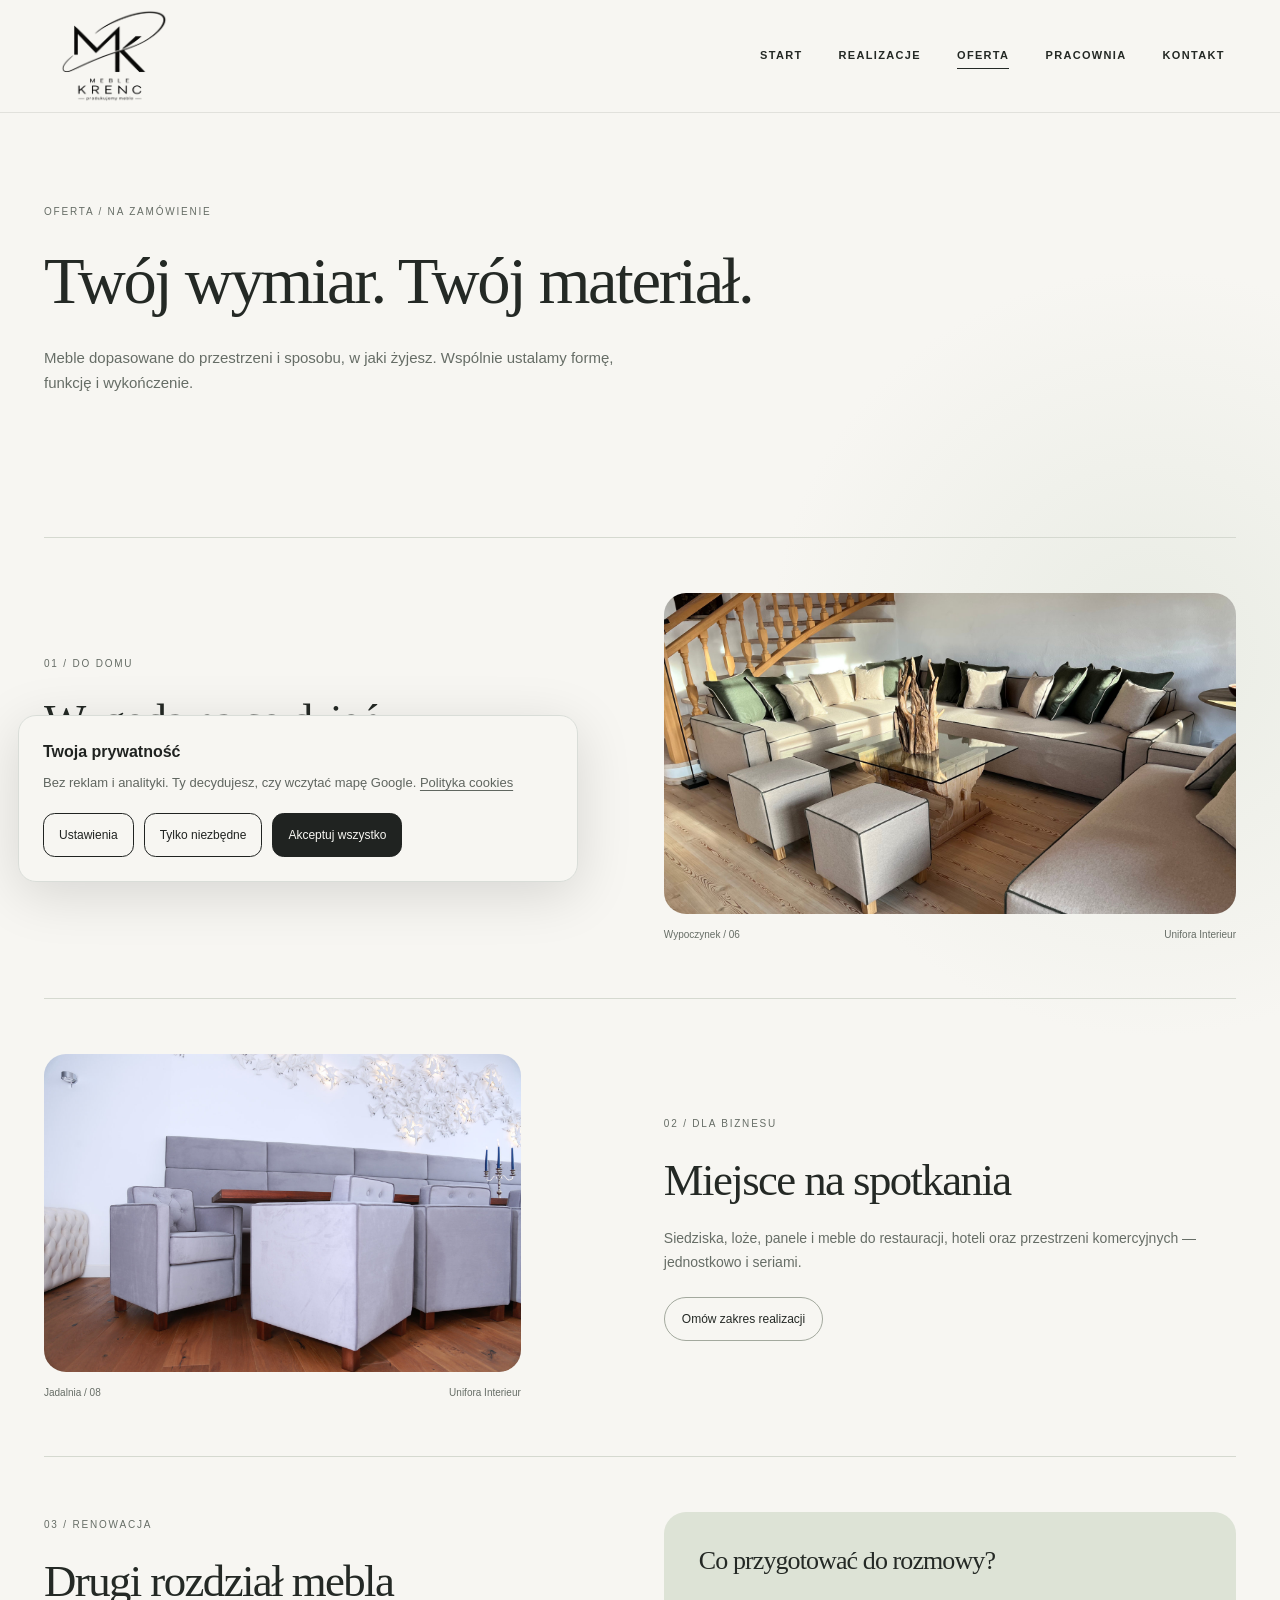
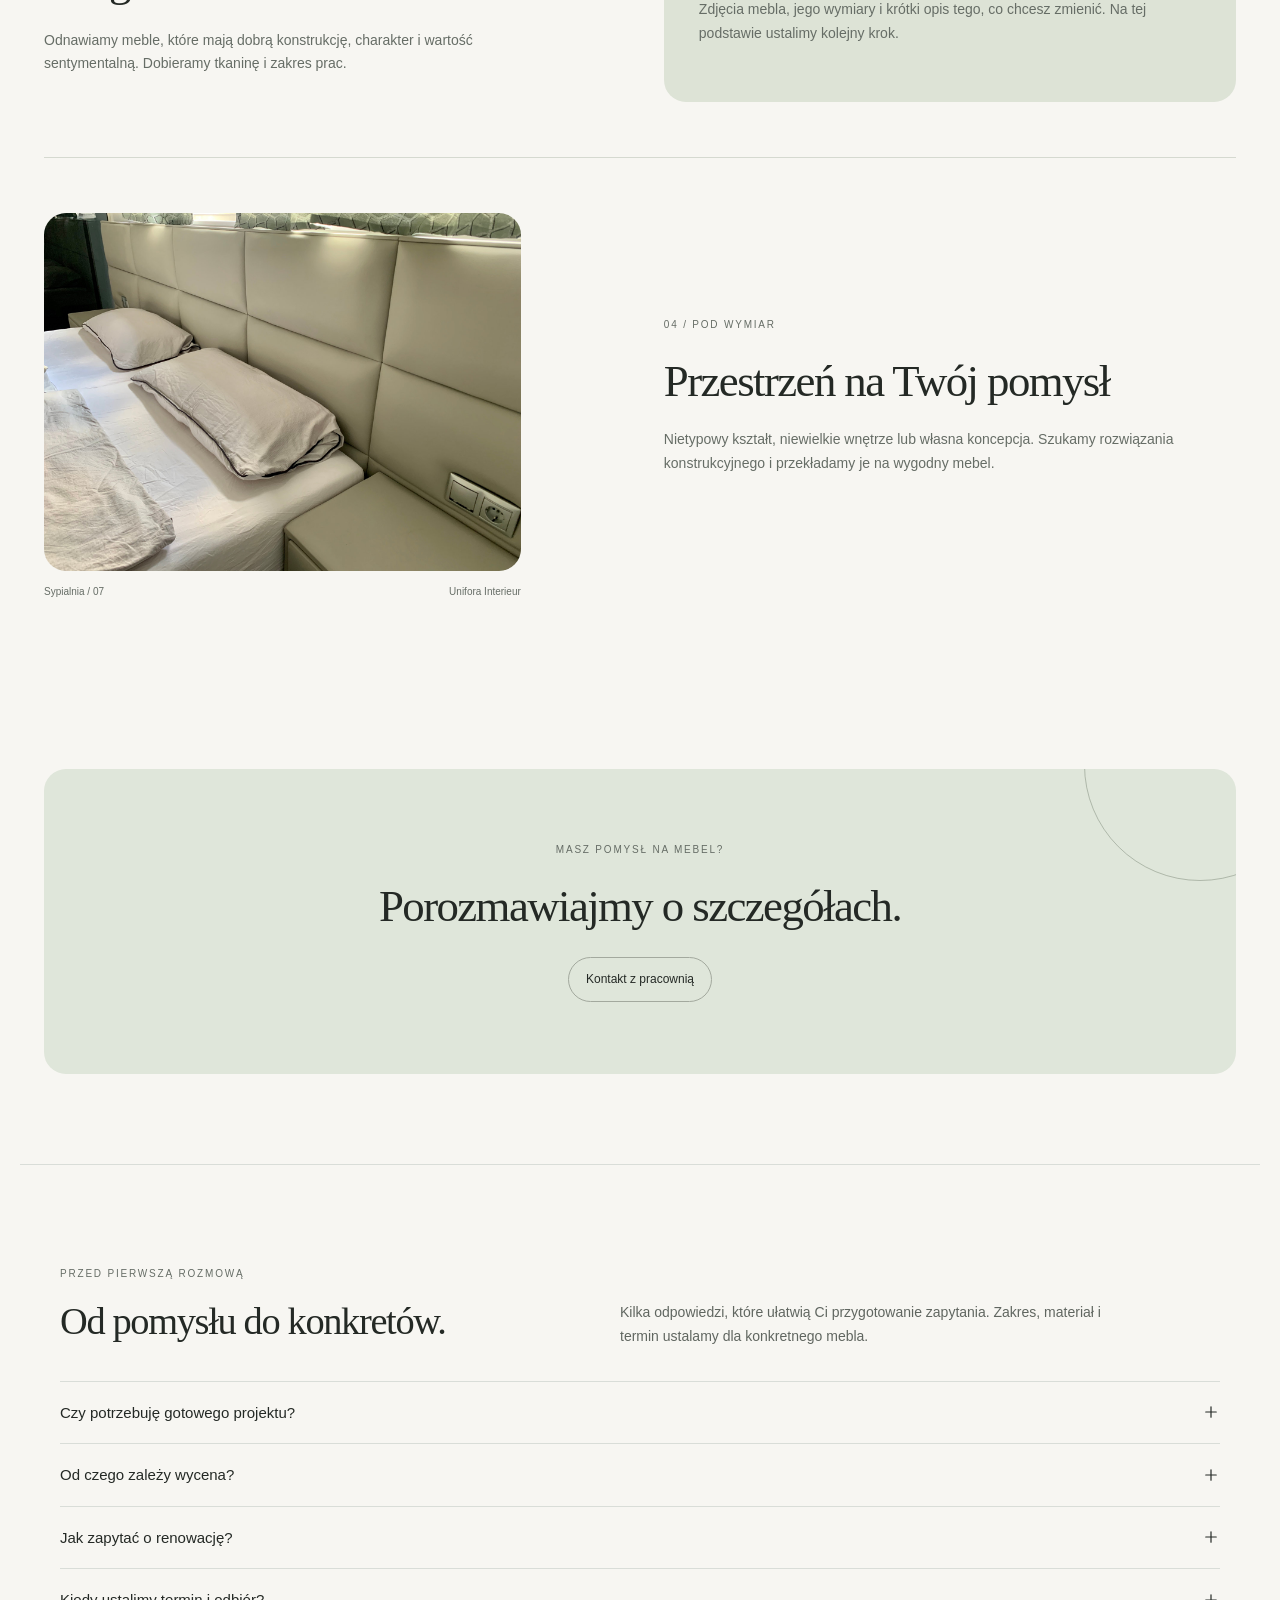
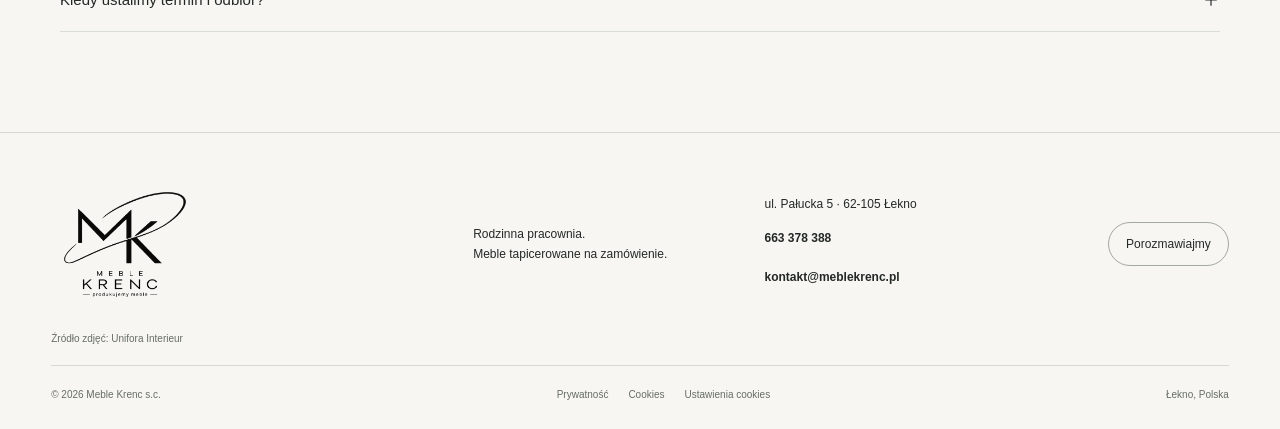
<file: oferta.html>
<!doctype html>
<html lang="pl">
<head>
  <meta charset="utf-8">
  <meta name="viewport" content="width=device-width, initial-scale=1">
  <meta name="theme-color" content="#faf9f6">
  <meta name="description" content="Oferta — Meble Krenc. Meble na zamówienie, Łekno, ul. Pałucka 5.">
  <title>Oferta — Meble Krenc</title>
  <link rel="icon" href="assets/favicon.png" type="image/png">
  <link rel="stylesheet" href="style.css?v=20260916-1">
  <script defer src="app.js?v=20260921-3"></script>
<link rel="stylesheet" href="components.css?v=20260916-1"><script defer src="privacy.js?v=20260916-1"></script><link rel="stylesheet" href="refinements.css?v=20260916-1"><script defer src="navigation.js?v=20260916-1"></script><link rel="stylesheet" href="boutique-v2.css?v=20260921-5"></head>
<body data-proposal="boutique">
  <a class="skip" href="#main">Przejdź do treści</a>
  <header class="site-header">
    <a class="brand" href="index.html" aria-label="Meble Krenc — strona główna"><img src="assets/logo.png?v=20260916-2" alt="MEBLE KRENC" width="915" height="795"></a>
    <button class="menu-toggle" type="button" aria-expanded="false" aria-controls="site-nav" hidden><span data-menu-label>Menu</span><span aria-hidden="true" class="menu-icon"></span></button>
    <nav id="site-nav" aria-label="Nawigacja główna"><a href="index.html">Start</a><a href="realizacje.html">Realizacje</a><a href="oferta.html" aria-current="page">Oferta</a><a href="o-nas.html">Pracownia</a><a href="kontakt.html">Kontakt</a></nav>
  </header>
  <main id="main" tabindex="-1"><section class="page-intro"><p class="eyebrow">Oferta / na zamówienie</p><h1>Twój wymiar. Twój materiał.</h1><p class="intro-description">Meble dopasowane do przestrzeni i sposobu, w jaki żyjesz. Wspólnie ustalamy formę, funkcję i wykończenie.</p></section><section class="services" aria-label="Zakres usług"><article><div><p class="eyebrow">01 / Do domu</p><h2>Wygoda na co dzień</h2><p>Kanapy, narożniki, fotele, łóżka i miękkie elementy wykonywane pod konkretny wymiar i styl wnętrza.</p><a class="text-link" href="kontakt.html">Zapytaj o swój projekt <svg class="ui-icon" viewBox="0 0 24 24" aria-hidden="true" focusable="false"><path d="M6 18 18 6M6 6h12v12"/></svg></a></div><figure class="photo "><a href="assets/living-06.jpg" data-lightbox data-width="1600" aria-label="Otwórz zdjęcie: Modułowa sofa w salonie z drewnianymi schodami"><img src="assets/living-06.jpg" alt="Modułowa sofa w salonie z drewnianymi schodami" width="1600" height="900" loading="lazy" decoding="async"><span class="photo-open" aria-hidden="true"><svg class="ui-icon" viewBox="0 0 24 24" aria-hidden="true" focusable="false"><path d="M6 18 18 6M6 6h12v12"/></svg></span></a><figcaption><span>Wypoczynek / 06</span><span>Unifora Interieur</span></figcaption></figure></article><article><div><p class="eyebrow">02 / Dla biznesu</p><h2>Miejsce na spotkania</h2><p>Siedziska, loże, panele i meble do restauracji, hoteli oraz przestrzeni komercyjnych — jednostkowo i seriami.</p><a class="text-link" href="kontakt.html">Omów zakres realizacji <svg class="ui-icon" viewBox="0 0 24 24" aria-hidden="true" focusable="false"><path d="M6 18 18 6M6 6h12v12"/></svg></a></div><figure class="photo "><a href="assets/eating-08.jpg" data-lightbox data-width="1600" aria-label="Otwórz zdjęcie: Szara tapicerowana ława i krzesła przy stole"><img src="assets/eating-08.jpg" alt="Szara tapicerowana ława i krzesła przy stole" width="1600" height="1066" loading="lazy" decoding="async"><span class="photo-open" aria-hidden="true"><svg class="ui-icon" viewBox="0 0 24 24" aria-hidden="true" focusable="false"><path d="M6 18 18 6M6 6h12v12"/></svg></span></a><figcaption><span>Jadalnia / 08</span><span>Unifora Interieur</span></figcaption></figure></article><article><div><p class="eyebrow">03 / Renowacja</p><h2>Drugi rozdział mebla</h2><p>Odnawiamy meble, które mają dobrą konstrukcję, charakter i wartość sentymentalną. Dobieramy tkaninę i zakres prac.</p></div><div class="service-note"><h3>Co przygotować do rozmowy?</h3><p>Zdjęcia mebla, jego wymiary i krótki opis tego, co chcesz zmienić. Na tej podstawie ustalimy kolejny krok.</p></div></article><article><div><p class="eyebrow">04 / Pod wymiar</p><h2>Przestrzeń na Twój pomysł</h2><p>Nietypowy kształt, niewielkie wnętrze lub własna koncepcja. Szukamy rozwiązania konstrukcyjnego i przekładamy je na wygodny mebel.</p></div><figure class="photo "><a href="assets/sleeping-07.jpg" data-lightbox data-width="1600" aria-label="Otwórz zdjęcie: Tapicerowany zagłówek z szerokimi podziałami"><img src="assets/sleeping-07.jpg" alt="Tapicerowany zagłówek z szerokimi podziałami" width="1600" height="1200" loading="lazy" decoding="async"><span class="photo-open" aria-hidden="true"><svg class="ui-icon" viewBox="0 0 24 24" aria-hidden="true" focusable="false"><path d="M6 18 18 6M6 6h12v12"/></svg></span></a><figcaption><span>Sypialnia / 07</span><span>Unifora Interieur</span></figcaption></figure></article></section><section class="project-invitation"><p class="eyebrow">Masz pomysł na mebel?</p><h2>Porozmawiajmy o szczegółach.</h2><a class="text-link" href="kontakt.html">Kontakt z pracownią <span aria-hidden="true"><svg class="ui-icon" viewBox="0 0 24 24" aria-hidden="true" focusable="false"><path d="M6 18 18 6M6 6h12v12"/></svg></span></a></section><section class="mk-advice" aria-labelledby="faq-heading"><p class="eyebrow">Przed pierwszą rozmową</p><div class="mk-advice-heading"><h2 id="faq-heading">Od pomysłu do konkretów.</h2><p>Kilka odpowiedzi, które ułatwią Ci przygotowanie zapytania. Zakres, materiał i termin ustalamy dla konkretnego mebla.</p></div><div class="mk-faq"><details><summary>Czy potrzebuję gotowego projektu?<svg class="ui-icon" viewBox="0 0 24 24" aria-hidden="true" focusable="false"><path d="M12 5v14M5 12h14"/></svg></summary><p>Nie musisz zaczynać od dokumentacji. Na pierwszą rozmowę przygotuj zdjęcia wnętrza, orientacyjne wymiary i opis potrzeb. Szczegóły konstrukcji i wykończenia ustalimy z pracownią.</p></details><details><summary>Od czego zależy wycena?<svg class="ui-icon" viewBox="0 0 24 24" aria-hidden="true" focusable="false"><path d="M12 5v14M5 12h14"/></svg></summary><p>Od rodzaju i wymiarów mebla, konstrukcji, wybranej tkaniny, liczby sztuk oraz zakresu prac. Przy renowacji znaczenie ma również stan obecnego mebla. Konkretną wycenę przygotowujemy po omówieniu tych informacji.</p></details><details><summary>Jak zapytać o renowację?<svg class="ui-icon" viewBox="0 0 24 24" aria-hidden="true" focusable="false"><path d="M12 5v14M5 12h14"/></svg></summary><p>Pokaż cały mebel oraz zbliżenia miejsc wymagających naprawy. Dopisz wymiary i opisz, czy chodzi o wymianę obicia, poprawę wygody czy szerszy zakres prac. Zdjęcia ułatwią ocenę kolejnego kroku.</p></details><details><summary>Kiedy ustalimy termin i odbiór?<svg class="ui-icon" viewBox="0 0 24 24" aria-hidden="true" focusable="false"><path d="M12 5v14M5 12h14"/></svg></summary><p>Termin wykonania oraz sposób odbioru lub dostawy wymagają indywidualnego ustalenia z pracownią. Podaj oczekiwaną datę już przy pierwszym kontakcie, szczególnie przy wyposażaniu lokalu.</p></details></div></section></main>
  <footer class="site-footer">
    <div class="footer-top"><a class="brand" href="index.html" aria-label="Meble Krenc — strona główna"><img src="assets/logo.png?v=20260916-2" alt="MEBLE KRENC" width="915" height="795" loading="lazy"></a><p>Rodzinna pracownia.<br>Meble tapicerowane na zamówienie.</p><address>ul. Pałucka 5 · 62-105 Łekno<br><a href="tel:+48663378388">663 378 388</a></address><a class="text-link" href="kontakt.html">Porozmawiajmy <svg class="ui-icon" viewBox="0 0 24 24" aria-hidden="true" focusable="false"><path d="M6 18 18 6M6 6h12v12"/></svg></a></div>
    <div class="photo-credit">Źródło zdjęć: <a href="https://www.unifora.at" target="_blank" rel="noopener noreferrer">Unifora Interieur<span class="sr-only"> (nowa karta)</span> <svg class="ui-icon" viewBox="0 0 24 24" aria-hidden="true" focusable="false"><path d="M6 18 18 6M6 6h12v12"/></svg></a></div>
    <div class="footer-bottom"><span>© <span data-year>2026</span> Meble Krenc s.c.</span><div><a href="polityka-prywatnosci.html">Prywatność</a><a href="cookies.html">Cookies</a><a href="ustawienia-cookies.html" data-cookie-open>Ustawienia cookies</a></div><span>Łekno, Polska</span></div>
  </footer>
  <dialog class="lightbox" aria-labelledby="lightbox-caption"><div class="lightbox-top"><span>Meble i wnętrza / Unifora Interieur</span><button type="button" data-dialog-close aria-label="Zamknij podgląd">Zamknij <svg class="ui-icon" viewBox="0 0 24 24" aria-hidden="true" focusable="false"><path d="m6 6 12 12M18 6 6 18"/></svg></button></div><figure><img data-lightbox-image alt=""><figcaption id="lightbox-caption" aria-live="polite"></figcaption></figure><div class="lightbox-controls"><button type="button" data-previous aria-label="Poprzednie zdjęcie"><svg class="ui-icon" viewBox="0 0 24 24" aria-hidden="true" focusable="false"><path d="M20 12H4m6-6-6 6 6 6"/></svg> Poprzednie</button><span data-lightbox-count></span><button type="button" data-next aria-label="Następne zdjęcie">Następne <svg class="ui-icon" viewBox="0 0 24 24" aria-hidden="true" focusable="false"><path d="M4 12h16m-6-6 6 6-6 6"/></svg></button></div></dialog>


</body>
</html>
</file>
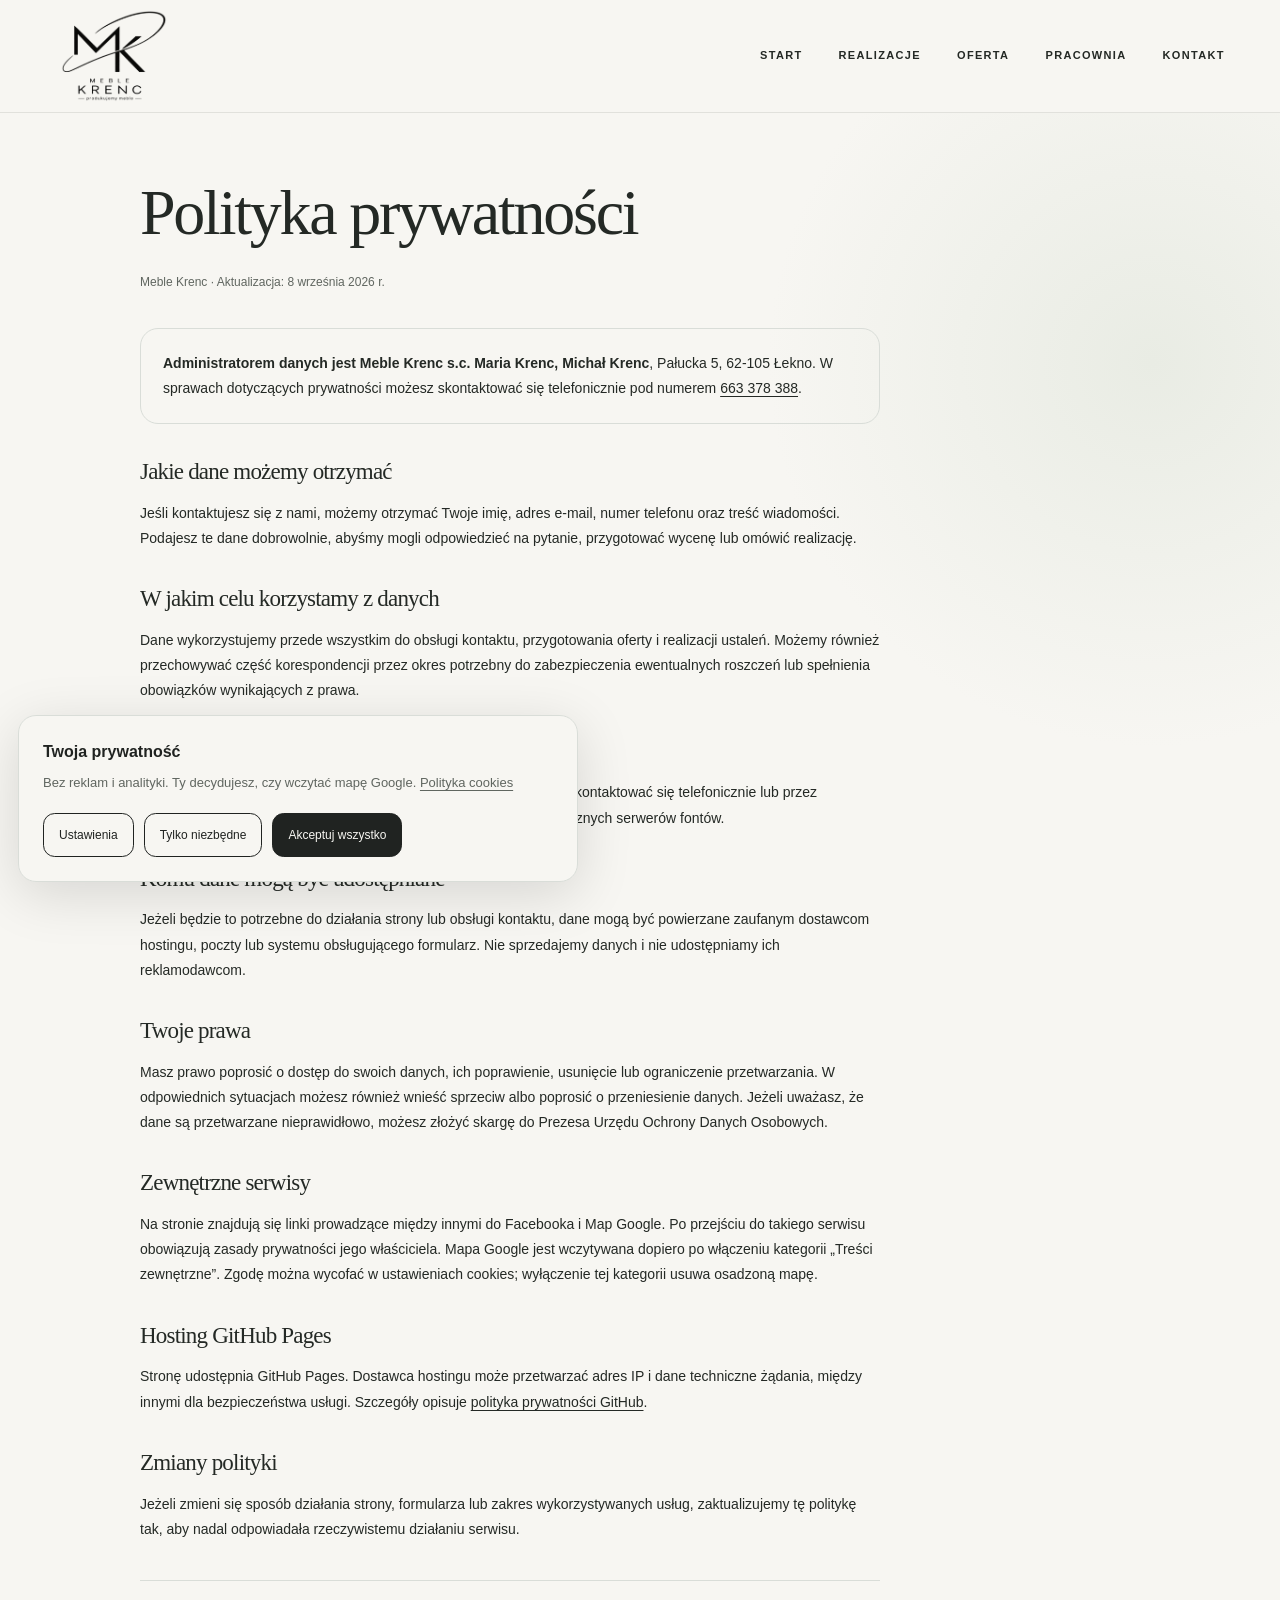
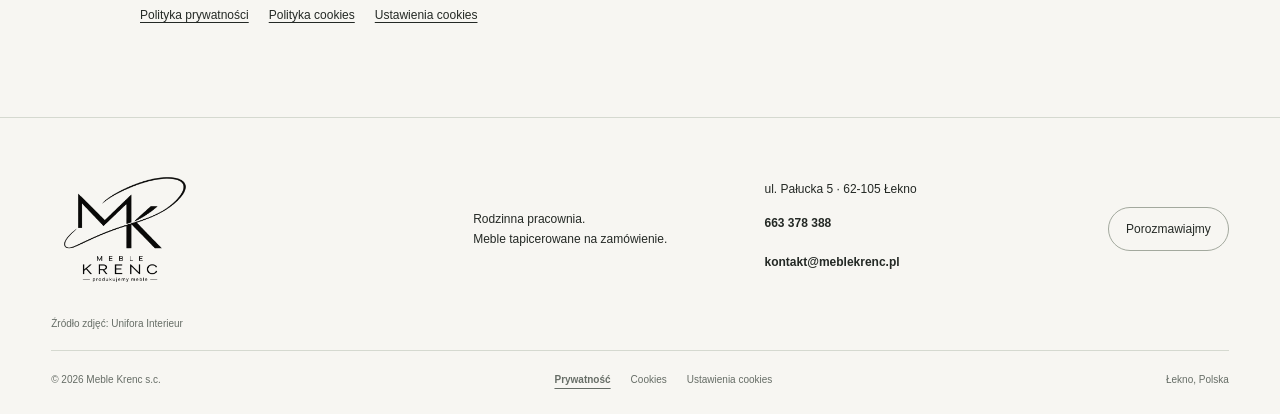
<file: polityka-prywatnosci.html>
<!doctype html>
<html lang="pl">
<head>
  <meta charset="utf-8">
  <meta name="viewport" content="width=device-width, initial-scale=1">
  <meta name="theme-color" content="#faf9f6">
  <meta name="description" content="Polityka prywatności — Meble Krenc. Meble na zamówienie, Łekno, ul. Pałucka 5.">
  <title>Polityka prywatności — Meble Krenc</title>
  <link rel="icon" href="assets/favicon.png" type="image/png">
  <link rel="stylesheet" href="style.css?v=20260916-1">
  <script defer src="app.js?v=20260921-3"></script>
<link rel="stylesheet" href="components.css?v=20260916-1"><script defer src="privacy.js?v=20260916-1"></script><link rel="stylesheet" href="refinements.css?v=20260916-1"><script defer src="navigation.js?v=20260916-1"></script><link rel="stylesheet" href="boutique-v2.css?v=20260921-5"></head>
<body data-proposal="boutique">
  <a class="skip" href="#main">Przejdź do treści</a>
  <header class="site-header">
    <a class="brand" href="index.html" aria-label="Meble Krenc — strona główna"><img src="assets/logo.png?v=20260916-2" alt="MEBLE KRENC" width="915" height="795"></a>
    <button class="menu-toggle" type="button" aria-expanded="false" aria-controls="site-nav" hidden><span data-menu-label>Menu</span><span aria-hidden="true" class="menu-icon"></span></button>
    <nav id="site-nav" aria-label="Nawigacja główna"><a href="index.html">Start</a><a href="realizacje.html">Realizacje</a><a href="oferta.html">Oferta</a><a href="o-nas.html">Pracownia</a><a href="kontakt.html">Kontakt</a></nav>
  </header>
  <main id="main" class="mk-legal" tabindex="-1"><h1>Polityka prywatności</h1><p class="mk-legal-intro">Meble Krenc · Aktualizacja: 8 września 2026 r.</p><article>
      <div class="legal-callout"><p><strong>Administratorem danych jest Meble Krenc s.c. Maria Krenc, Michał Krenc</strong>, Pałucka 5, 62-105 Łekno. W sprawach dotyczących prywatności możesz skontaktować się telefonicznie pod numerem <a href="tel:+48663378388">663 378 388</a>.</p></div>
      <h2>Jakie dane możemy otrzymać</h2><p>Jeśli kontaktujesz się z nami, możemy otrzymać Twoje imię, adres e-mail, numer telefonu oraz treść wiadomości. Podajesz te dane dobrowolnie, abyśmy mogli odpowiedzieć na pytanie, przygotować wycenę lub omówić realizację.</p>
      <h2>W jakim celu korzystamy z danych</h2><p>Dane wykorzystujemy przede wszystkim do obsługi kontaktu, przygotowania oferty i realizacji ustaleń. Możemy również przechowywać część korespondencji przez okres potrzebny do zabezpieczenia ewentualnych roszczeń lub spełnienia obowiązków wynikających z prawa.</p>
      <h2>Kontakt przez stronę</h2><p>Ta wersja strony nie zawiera formularza wysyłającego dane. Możesz skontaktować się telefonicznie lub przez Facebook. Zdjęcia są zapisane lokalnie, a tekst nie korzysta z zewnętrznych serwerów fontów.</p>
      <h2>Komu dane mogą być udostępniane</h2><p>Jeżeli będzie to potrzebne do działania strony lub obsługi kontaktu, dane mogą być powierzane zaufanym dostawcom hostingu, poczty lub systemu obsługującego formularz. Nie sprzedajemy danych i nie udostępniamy ich reklamodawcom.</p>
      <h2>Twoje prawa</h2><p>Masz prawo poprosić o dostęp do swoich danych, ich poprawienie, usunięcie lub ograniczenie przetwarzania. W odpowiednich sytuacjach możesz również wnieść sprzeciw albo poprosić o przeniesienie danych. Jeżeli uważasz, że dane są przetwarzane nieprawidłowo, możesz złożyć skargę do Prezesa Urzędu Ochrony Danych Osobowych.</p>
      <h2>Zewnętrzne serwisy</h2><p>Na stronie znajdują się linki prowadzące między innymi do Facebooka i Map Google. Po przejściu do takiego serwisu obowiązują zasady prywatności jego właściciela. Mapa Google jest wczytywana dopiero po włączeniu kategorii „Treści zewnętrzne”. Zgodę można wycofać w ustawieniach cookies; wyłączenie tej kategorii usuwa osadzoną mapę.</p>
      <h2>Hosting GitHub Pages</h2><p>Stronę udostępnia GitHub Pages. Dostawca hostingu może przetwarzać adres IP i dane techniczne żądania, między innymi dla bezpieczeństwa usługi. Szczegóły opisuje <a href="https://docs.github.com/en/site-policy/privacy-policies/github-general-privacy-statement" target="_blank" rel="noopener noreferrer">polityka prywatności GitHub</a>.</p><h2>Zmiany polityki</h2><p>Jeżeli zmieni się sposób działania strony, formularza lub zakres wykorzystywanych usług, zaktualizujemy tę politykę tak, aby nadal odpowiadała rzeczywistemu działaniu serwisu.</p>
    <nav class="mk-policy-nav" aria-label="Dokumenty prywatności"><a href="polityka-prywatnosci.html">Polityka prywatności</a><a href="cookies.html">Polityka cookies</a><a href="ustawienia-cookies.html">Ustawienia cookies</a></nav></article></main>
  <footer class="site-footer">
    <div class="footer-top"><a class="brand" href="index.html" aria-label="Meble Krenc — strona główna"><img src="assets/logo.png?v=20260916-2" alt="MEBLE KRENC" width="915" height="795" loading="lazy"></a><p>Rodzinna pracownia.<br>Meble tapicerowane na zamówienie.</p><address>ul. Pałucka 5 · 62-105 Łekno<br><a href="tel:+48663378388">663 378 388</a></address><a class="text-link" href="kontakt.html">Porozmawiajmy <svg class="ui-icon" viewBox="0 0 24 24" aria-hidden="true" focusable="false"><path d="M6 18 18 6M6 6h12v12"/></svg></a></div>
    <div class="photo-credit">Źródło zdjęć: <a href="https://www.unifora.at" target="_blank" rel="noopener noreferrer">Unifora Interieur<span class="sr-only"> (nowa karta)</span> <svg class="ui-icon" viewBox="0 0 24 24" aria-hidden="true" focusable="false"><path d="M6 18 18 6M6 6h12v12"/></svg></a></div>
    <div class="footer-bottom"><span>© <span data-year>2026</span> Meble Krenc s.c.</span><div><a href="polityka-prywatnosci.html">Prywatność</a><a href="cookies.html">Cookies</a><a href="ustawienia-cookies.html" data-cookie-open>Ustawienia cookies</a></div><span>Łekno, Polska</span></div>
  </footer>
  <dialog class="lightbox" aria-labelledby="lightbox-caption"><div class="lightbox-top"><span>Meble i wnętrza / Unifora Interieur</span><button type="button" data-dialog-close aria-label="Zamknij podgląd">Zamknij <svg class="ui-icon" viewBox="0 0 24 24" aria-hidden="true" focusable="false"><path d="m6 6 12 12M18 6 6 18"/></svg></button></div><figure><img data-lightbox-image alt=""><figcaption id="lightbox-caption" aria-live="polite"></figcaption></figure><div class="lightbox-controls"><button type="button" data-previous aria-label="Poprzednie zdjęcie"><svg class="ui-icon" viewBox="0 0 24 24" aria-hidden="true" focusable="false"><path d="M20 12H4m6-6-6 6 6 6"/></svg> Poprzednie</button><span data-lightbox-count></span><button type="button" data-next aria-label="Następne zdjęcie">Następne <svg class="ui-icon" viewBox="0 0 24 24" aria-hidden="true" focusable="false"><path d="M4 12h16m-6-6 6 6-6 6"/></svg></button></div></dialog>


</body>
</html>
</file>
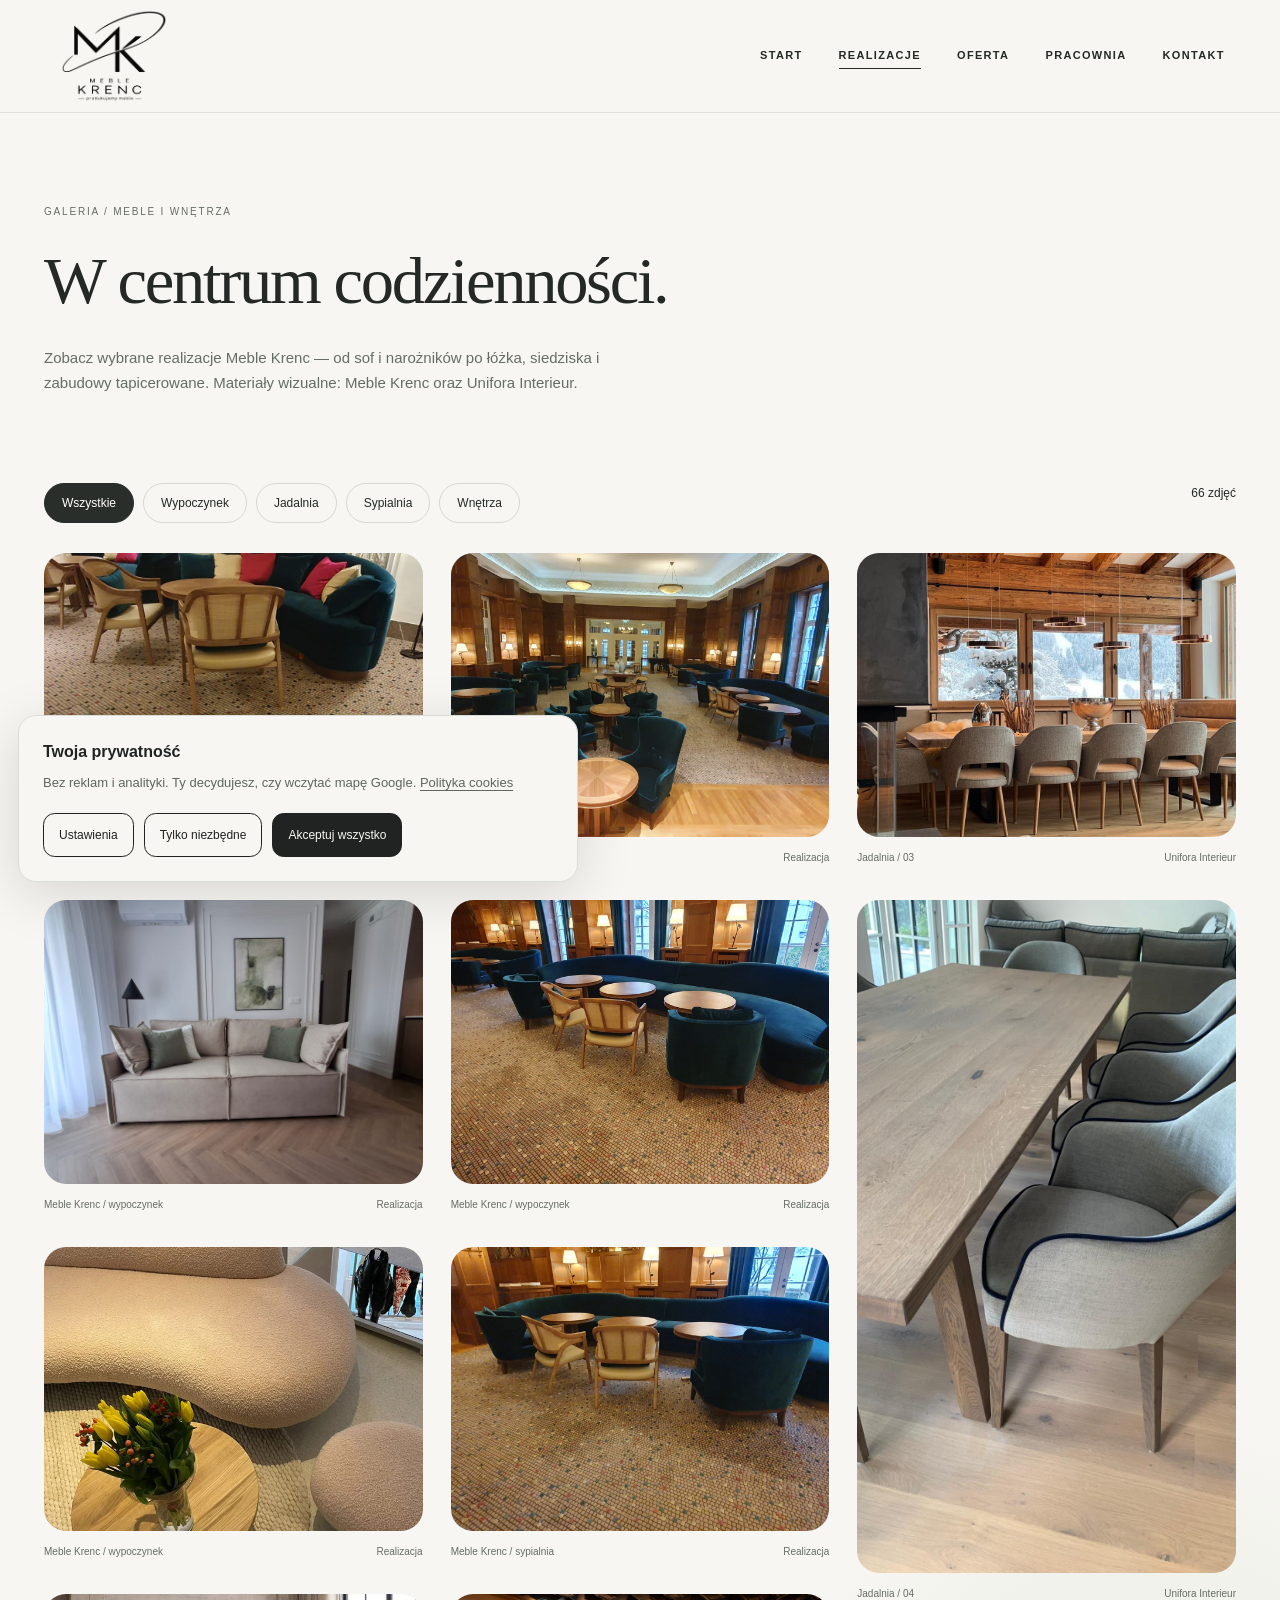
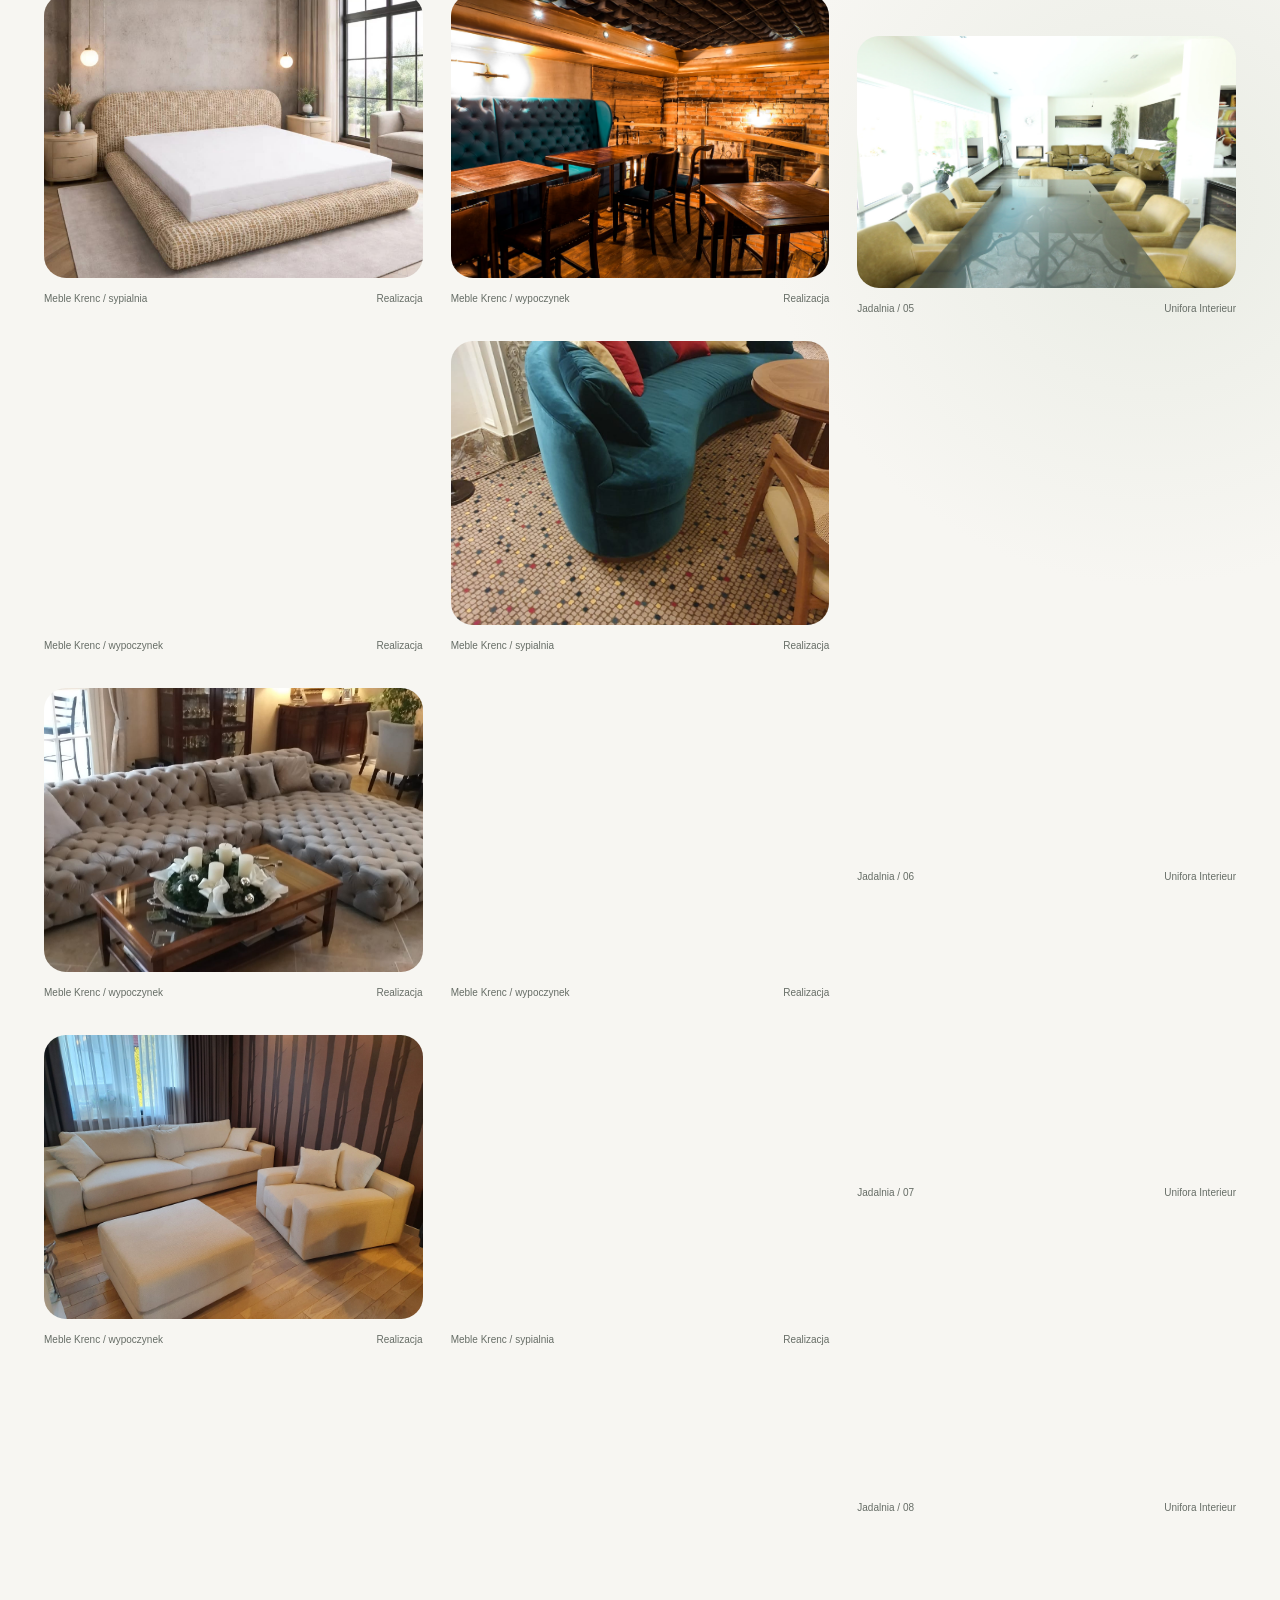
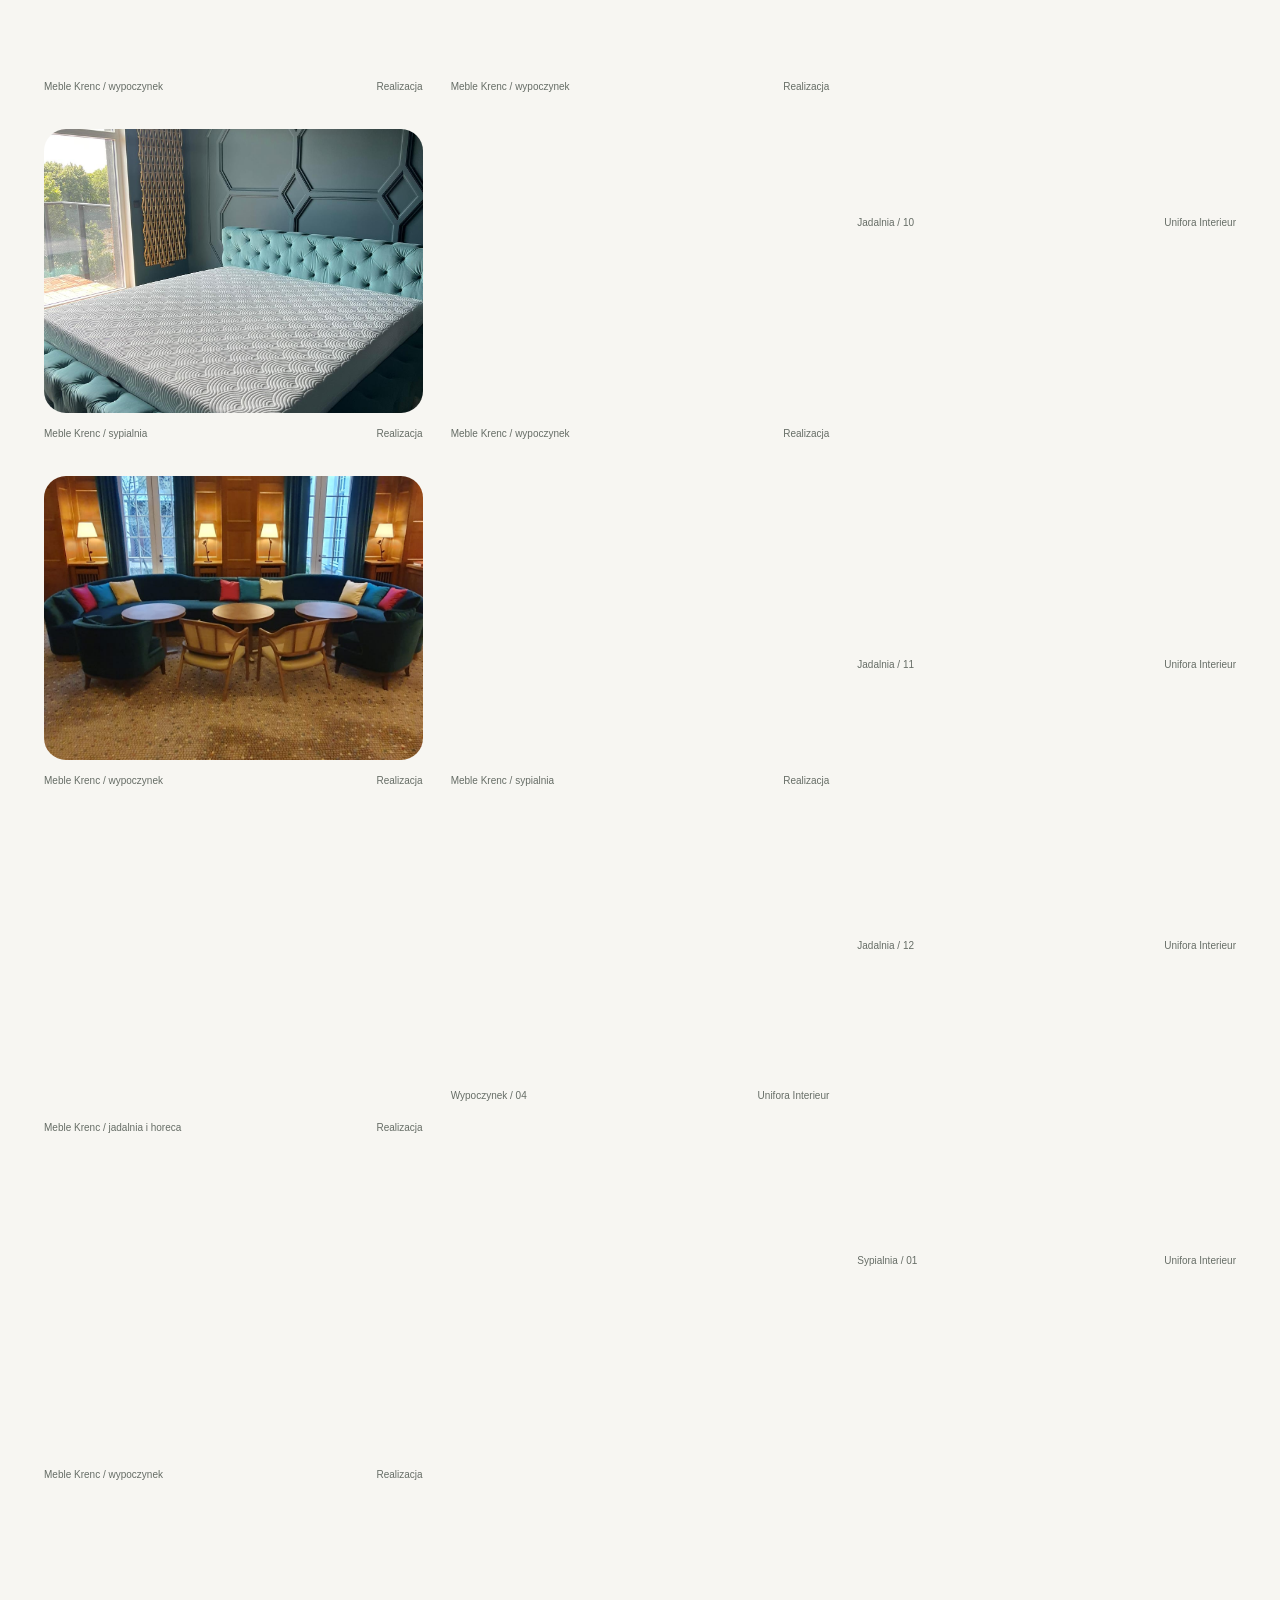
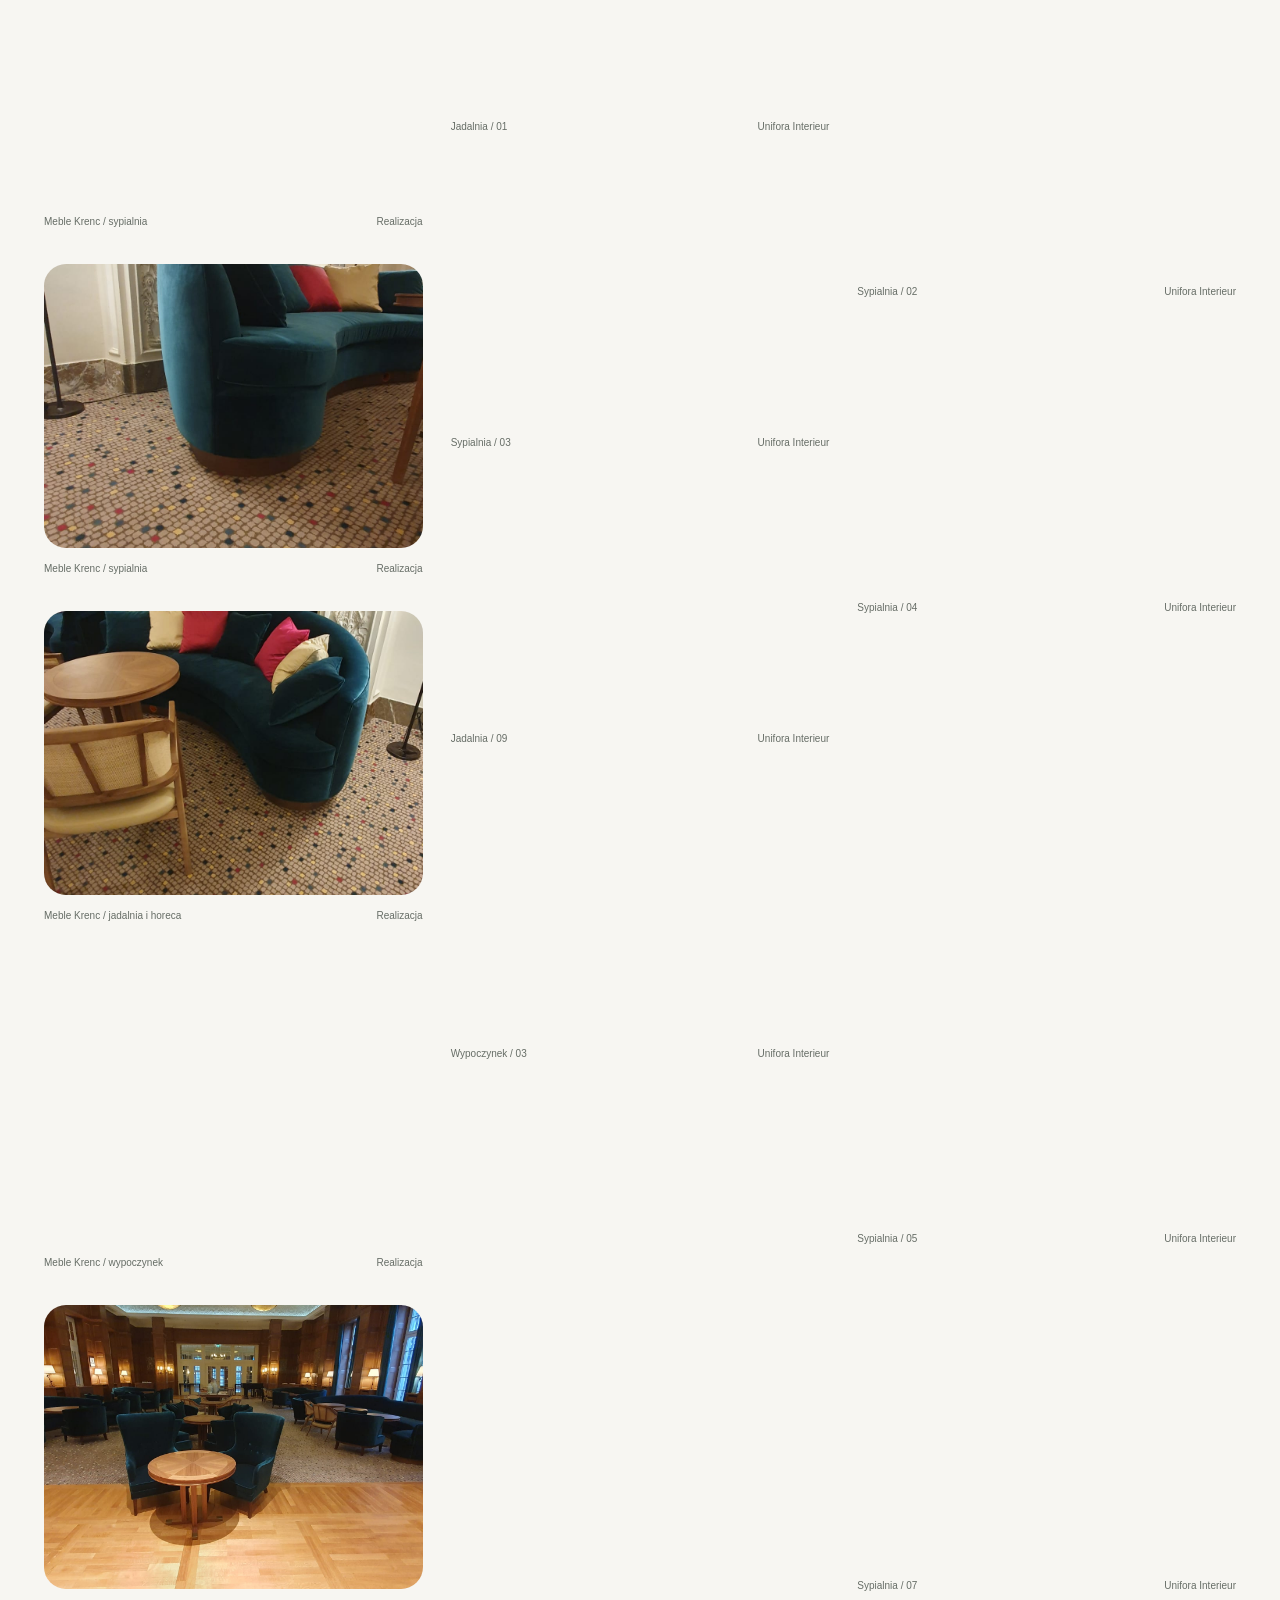
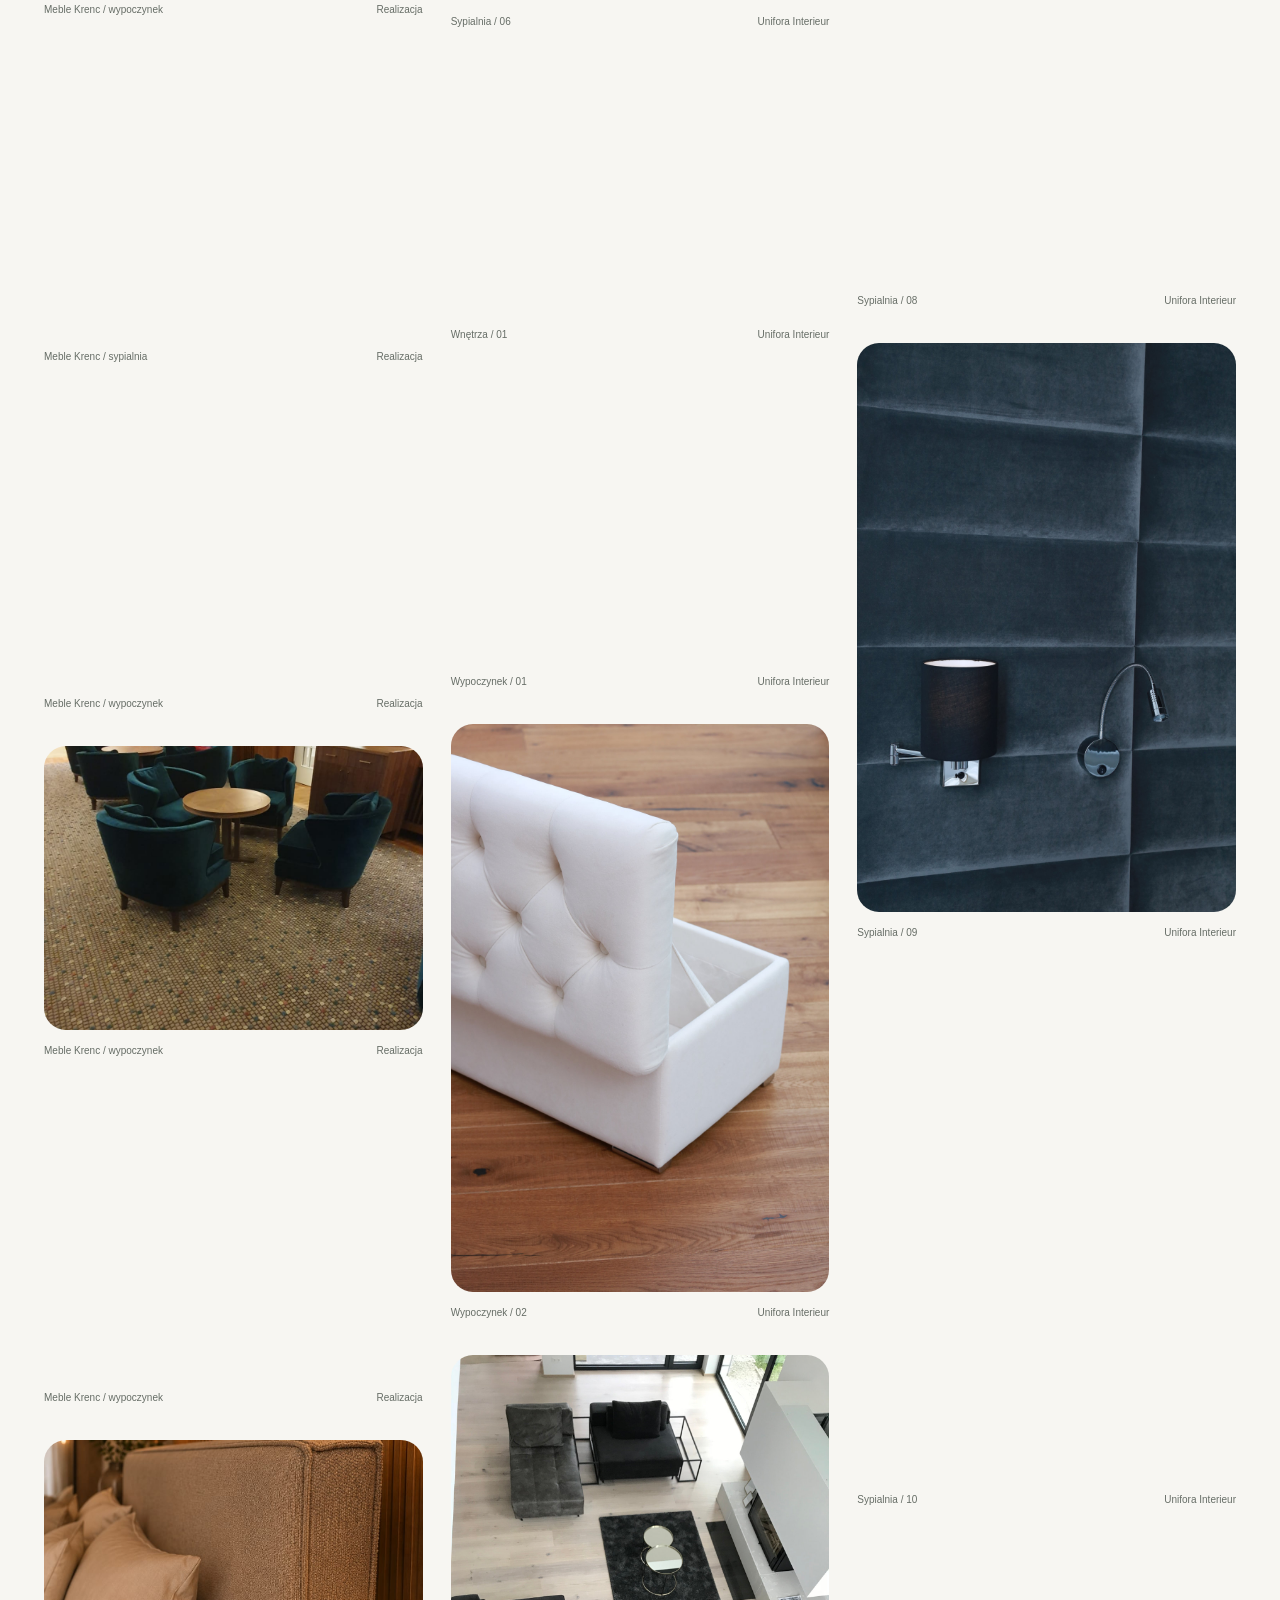
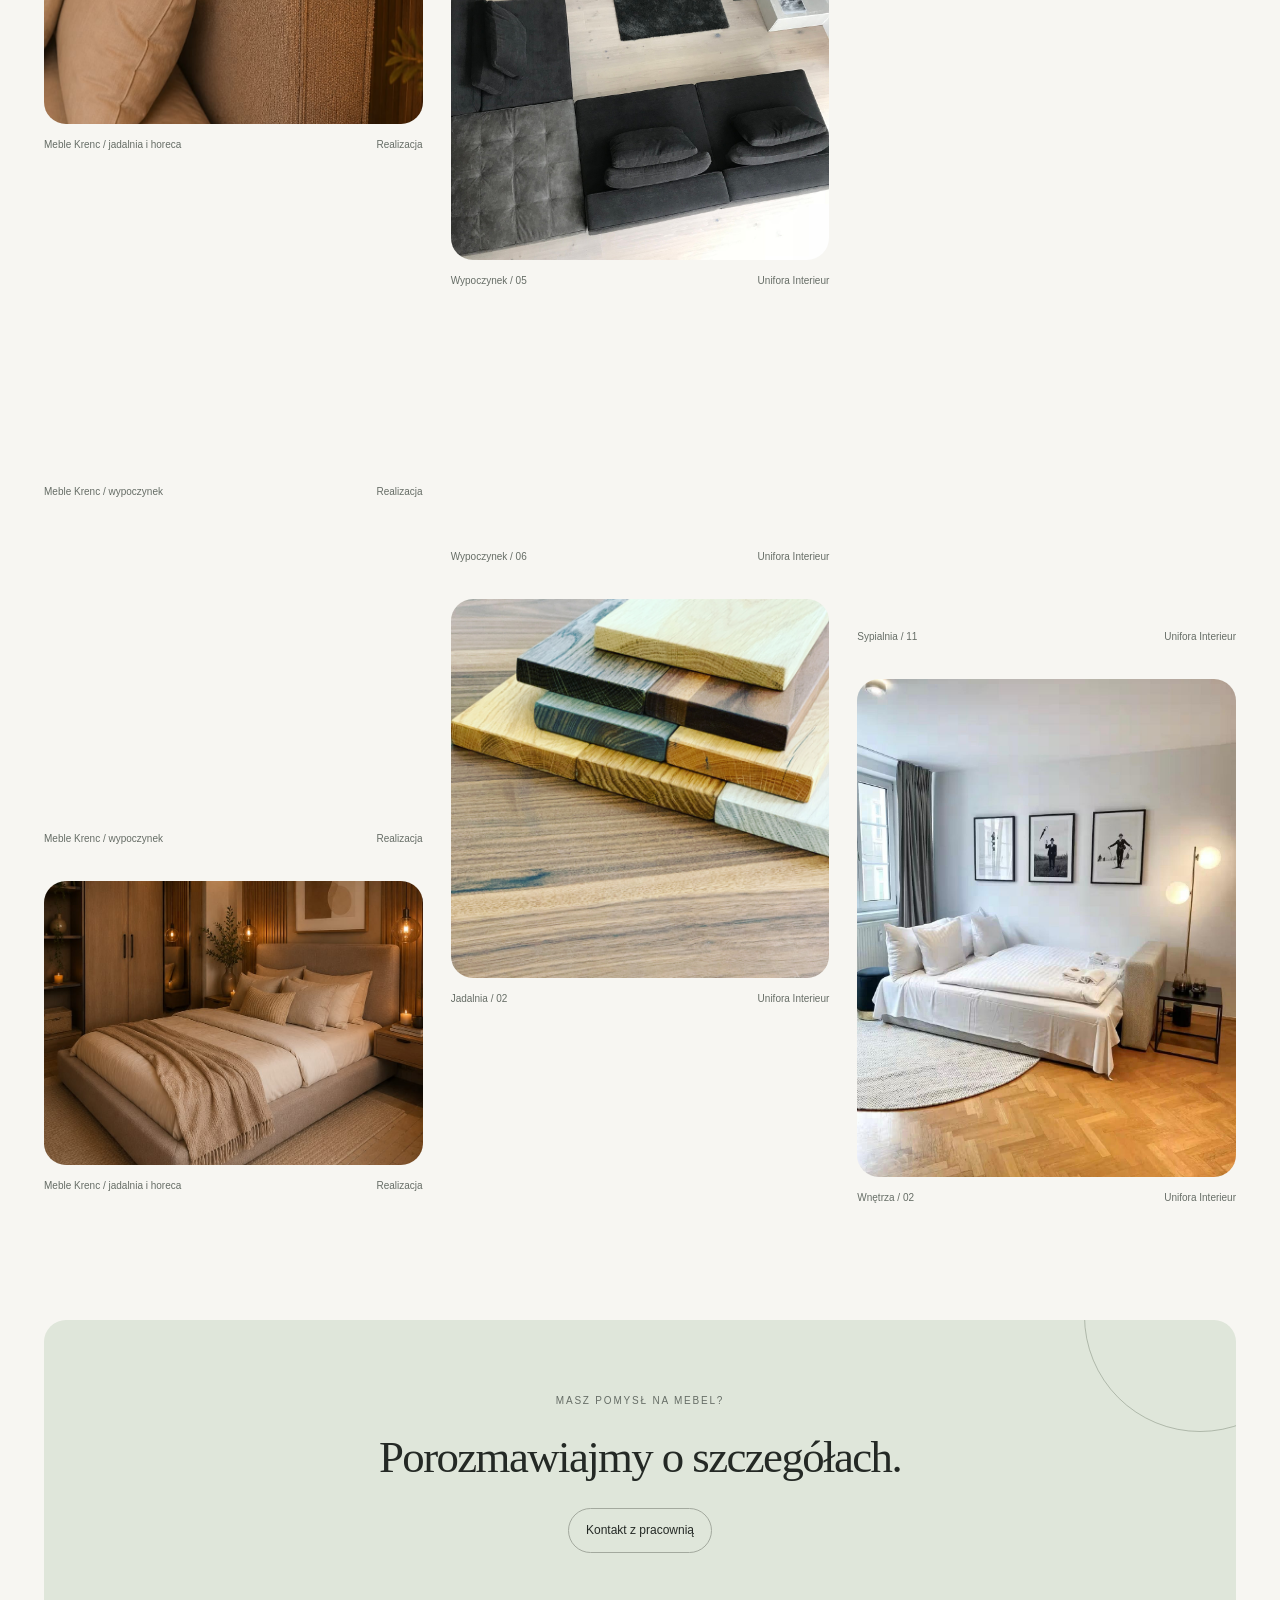
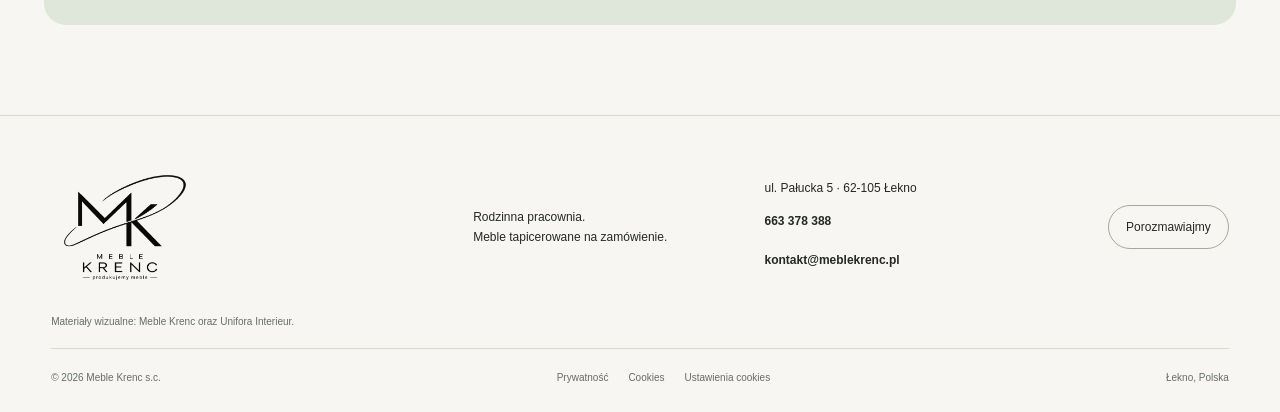
<file: realizacje.html>
<!doctype html>
<html lang="pl">
<head>
  <meta charset="utf-8">
  <meta name="viewport" content="width=device-width, initial-scale=1">
  <meta name="theme-color" content="#faf9f6">
  <meta name="description" content="Realizacje — Meble Krenc. Meble na zamówienie, Łekno, ul. Pałucka 5.">
  <title>Realizacje — Meble Krenc</title>
  <link rel="icon" href="assets/favicon.png" type="image/png">
  <link rel="stylesheet" href="style.css?v=20260916-1">
  <script defer src="app.js?v=20260921-3"></script>
  <script defer src="local-gallery.js?v=20260921-2"></script>
<link rel="stylesheet" href="components.css?v=20260916-1"><script defer src="privacy.js?v=20260916-1"></script><link rel="stylesheet" href="refinements.css?v=20260916-1"><script defer src="navigation.js?v=20260916-1"></script><link rel="stylesheet" href="boutique-v2.css?v=20260921-5"></head>
<body data-proposal="boutique">
  <a class="skip" href="#main">Przejdź do treści</a>
  <header class="site-header">
    <a class="brand" href="index.html" aria-label="Meble Krenc — strona główna"><img src="assets/logo.png?v=20260916-2" alt="MEBLE KRENC" width="915" height="795"></a>
    <button class="menu-toggle" type="button" aria-expanded="false" aria-controls="site-nav" hidden><span data-menu-label>Menu</span><span aria-hidden="true" class="menu-icon"></span></button>
    <nav id="site-nav" aria-label="Nawigacja główna"><a href="index.html">Start</a><a href="realizacje.html" aria-current="page">Realizacje</a><a href="oferta.html">Oferta</a><a href="o-nas.html">Pracownia</a><a href="kontakt.html">Kontakt</a></nav>
  </header>
  <main id="main" tabindex="-1"><section class="page-intro"><p class="eyebrow">Galeria / meble i wnętrza</p><h1>W centrum codzienności.</h1><p class="intro-description">Wypoczynek, wspólny stół, spokojny sen. Przyjrzyj się formom, materiałom i detalom. Źródło zdjęć: Unifora Interieur.</p></section><div class="gallery-toolbar"><div class="filters" role="group" aria-label="Filtruj zdjęcia"><button type="button" data-filter="all" aria-pressed="true">Wszystkie</button><button type="button" data-filter="living" aria-pressed="false">Wypoczynek</button><button type="button" data-filter="eating" aria-pressed="false">Jadalnia</button><button type="button" data-filter="sleeping" aria-pressed="false">Sypialnia</button><button type="button" data-filter="apartments" aria-pressed="false">Wnętrza</button></div><p data-gallery-count aria-live="polite">31 zdjęć</p></div><section class="portfolio-grid" aria-label="Galeria mebli"><div class="portfolio-entry" data-category="living"><figure class="photo "><a href="assets/living-04.jpg" data-lightbox data-width="1600" aria-label="Otwórz zdjęcie: Jasny narożnik w przestronnym salonie"><img src="assets/living-04.jpg" alt="Jasny narożnik w przestronnym salonie" width="1600" height="1066" loading="lazy" decoding="async"><span class="photo-open" aria-hidden="true"><svg class="ui-icon" viewBox="0 0 24 24" aria-hidden="true" focusable="false"><path d="M6 18 18 6M6 6h12v12"/></svg></span></a><figcaption><span>Wypoczynek / 04</span><span>Unifora Interieur</span></figcaption></figure></div><div class="portfolio-entry" data-category="eating"><figure class="photo "><a href="assets/eating-01.jpg" data-lightbox data-width="1066" aria-label="Otwórz zdjęcie: Profil krzesła w oliwkowej tapicerce"><img src="assets/eating-01.jpg" alt="Profil krzesła w oliwkowej tapicerce" width="1066" height="1600" loading="lazy" decoding="async"><span class="photo-open" aria-hidden="true"><svg class="ui-icon" viewBox="0 0 24 24" aria-hidden="true" focusable="false"><path d="M6 18 18 6M6 6h12v12"/></svg></span></a><figcaption><span>Jadalnia / 01</span><span>Unifora Interieur</span></figcaption></figure></div><div class="portfolio-entry" data-category="sleeping"><figure class="photo "><a href="assets/sleeping-03.jpg" data-lightbox data-width="1600" aria-label="Otwórz zdjęcie: Łóżko z wysokim jasnym pikowanym zagłówkiem"><img src="assets/sleeping-03.jpg" alt="Łóżko z wysokim jasnym pikowanym zagłówkiem" width="1600" height="1066" loading="lazy" decoding="async"><span class="photo-open" aria-hidden="true"><svg class="ui-icon" viewBox="0 0 24 24" aria-hidden="true" focusable="false"><path d="M6 18 18 6M6 6h12v12"/></svg></span></a><figcaption><span>Sypialnia / 03</span><span>Unifora Interieur</span></figcaption></figure></div><div class="portfolio-entry" data-category="eating"><figure class="photo "><a href="assets/eating-09.jpg" data-lightbox data-width="1600" aria-label="Otwórz zdjęcie: Drewniany stół na tle szerokiego tapicerowanego oparcia"><img src="assets/eating-09.jpg" alt="Drewniany stół na tle szerokiego tapicerowanego oparcia" width="1600" height="986" loading="lazy" decoding="async"><span class="photo-open" aria-hidden="true"><svg class="ui-icon" viewBox="0 0 24 24" aria-hidden="true" focusable="false"><path d="M6 18 18 6M6 6h12v12"/></svg></span></a><figcaption><span>Jadalnia / 09</span><span>Unifora Interieur</span></figcaption></figure></div><div class="portfolio-entry" data-category="living"><figure class="photo "><a href="assets/living-03.jpg" data-lightbox data-width="1600" aria-label="Otwórz zdjęcie: Zbliżenie na splot jasnej tkaniny i miękkie oparcie"><img src="assets/living-03.jpg" alt="Zbliżenie na splot jasnej tkaniny i miękkie oparcie" width="1600" height="1066" loading="lazy" decoding="async"><span class="photo-open" aria-hidden="true"><svg class="ui-icon" viewBox="0 0 24 24" aria-hidden="true" focusable="false"><path d="M6 18 18 6M6 6h12v12"/></svg></span></a><figcaption><span>Wypoczynek / 03</span><span>Unifora Interieur</span></figcaption></figure></div><div class="portfolio-entry" data-category="sleeping"><figure class="photo "><a href="assets/sleeping-06.jpg" data-lightbox data-width="1200" aria-label="Otwórz zdjęcie: Łóżko z geometrycznie przeszywanym zagłówkiem"><img src="assets/sleeping-06.jpg" alt="Łóżko z geometrycznie przeszywanym zagłówkiem" width="1200" height="1600" loading="lazy" decoding="async"><span class="photo-open" aria-hidden="true"><svg class="ui-icon" viewBox="0 0 24 24" aria-hidden="true" focusable="false"><path d="M6 18 18 6M6 6h12v12"/></svg></span></a><figcaption><span>Sypialnia / 06</span><span>Unifora Interieur</span></figcaption></figure></div><div class="portfolio-entry" data-category="apartments"><figure class="photo "><a href="assets/apartments-01.jpg" data-lightbox data-width="1170" aria-label="Otwórz zdjęcie: Jasna sofa na tle ściany w odcieniu burgundu"><img src="assets/apartments-01.jpg" alt="Jasna sofa na tle ściany w odcieniu burgundu" width="1170" height="772" loading="lazy" decoding="async"><span class="photo-open" aria-hidden="true"><svg class="ui-icon" viewBox="0 0 24 24" aria-hidden="true" focusable="false"><path d="M6 18 18 6M6 6h12v12"/></svg></span></a><figcaption><span>Wnętrza / 01</span><span>Unifora Interieur</span></figcaption></figure></div><div class="portfolio-entry" data-category="living"><figure class="photo "><a href="assets/living-01.jpg" data-lightbox data-width="1024" aria-label="Otwórz zdjęcie: Jasna sofa i fotele we wnętrzu z drewnianymi belkami"><img src="assets/living-01.jpg" alt="Jasna sofa i fotele we wnętrzu z drewnianymi belkami" width="1024" height="768" loading="lazy" decoding="async"><span class="photo-open" aria-hidden="true"><svg class="ui-icon" viewBox="0 0 24 24" aria-hidden="true" focusable="false"><path d="M6 18 18 6M6 6h12v12"/></svg></span></a><figcaption><span>Wypoczynek / 01</span><span>Unifora Interieur</span></figcaption></figure></div><div class="portfolio-entry" data-category="living"><figure class="photo "><a href="assets/living-02.jpg" data-lightbox data-width="1066" aria-label="Otwórz zdjęcie: Biała tapicerka z pikowaniem, widok od tyłu"><img src="assets/living-02.jpg" alt="Biała tapicerka z pikowaniem, widok od tyłu" width="1066" height="1600" loading="lazy" decoding="async"><span class="photo-open" aria-hidden="true"><svg class="ui-icon" viewBox="0 0 24 24" aria-hidden="true" focusable="false"><path d="M6 18 18 6M6 6h12v12"/></svg></span></a><figcaption><span>Wypoczynek / 02</span><span>Unifora Interieur</span></figcaption></figure></div><div class="portfolio-entry" data-category="living"><figure class="photo "><a href="assets/living-05.jpg" data-lightbox data-width="1200" aria-label="Otwórz zdjęcie: Zestaw ciemnych mebli wypoczynkowych widziany z góry"><img src="assets/living-05.jpg" alt="Zestaw ciemnych mebli wypoczynkowych widziany z góry" width="1200" height="1600" loading="lazy" decoding="async"><span class="photo-open" aria-hidden="true"><svg class="ui-icon" viewBox="0 0 24 24" aria-hidden="true" focusable="false"><path d="M6 18 18 6M6 6h12v12"/></svg></span></a><figcaption><span>Wypoczynek / 05</span><span>Unifora Interieur</span></figcaption></figure></div><div class="portfolio-entry" data-category="living"><figure class="photo "><a href="assets/living-06.jpg" data-lightbox data-width="1600" aria-label="Otwórz zdjęcie: Modułowa sofa w salonie z drewnianymi schodami"><img src="assets/living-06.jpg" alt="Modułowa sofa w salonie z drewnianymi schodami" width="1600" height="900" loading="lazy" decoding="async"><span class="photo-open" aria-hidden="true"><svg class="ui-icon" viewBox="0 0 24 24" aria-hidden="true" focusable="false"><path d="M6 18 18 6M6 6h12v12"/></svg></span></a><figcaption><span>Wypoczynek / 06</span><span>Unifora Interieur</span></figcaption></figure></div><div class="portfolio-entry" data-category="eating"><figure class="photo "><a href="assets/eating-02.jpg" data-lightbox data-width="1600" aria-label="Otwórz zdjęcie: Próbki drewna o różnych kolorach i usłojeniu"><img src="assets/eating-02.jpg" alt="Próbki drewna o różnych kolorach i usłojeniu" width="1600" height="1600" loading="lazy" decoding="async"><span class="photo-open" aria-hidden="true"><svg class="ui-icon" viewBox="0 0 24 24" aria-hidden="true" focusable="false"><path d="M6 18 18 6M6 6h12v12"/></svg></span></a><figcaption><span>Jadalnia / 02</span><span>Unifora Interieur</span></figcaption></figure></div><div class="portfolio-entry" data-category="eating"><figure class="photo "><a href="assets/eating-03.jpg" data-lightbox data-width="1024" aria-label="Otwórz zdjęcie: Tapicerowane krzesła przy stole w drewnianym wnętrzu"><img src="assets/eating-03.jpg" alt="Tapicerowane krzesła przy stole w drewnianym wnętrzu" width="1024" height="768" loading="lazy" decoding="async"><span class="photo-open" aria-hidden="true"><svg class="ui-icon" viewBox="0 0 24 24" aria-hidden="true" focusable="false"><path d="M6 18 18 6M6 6h12v12"/></svg></span></a><figcaption><span>Jadalnia / 03</span><span>Unifora Interieur</span></figcaption></figure></div><div class="portfolio-entry" data-category="eating"><figure class="photo "><a href="assets/eating-04.jpg" data-lightbox data-width="900" aria-label="Otwórz zdjęcie: Drewniany stół i szare krzesła z podłokietnikami"><img src="assets/eating-04.jpg" alt="Drewniany stół i szare krzesła z podłokietnikami" width="900" height="1600" loading="lazy" decoding="async"><span class="photo-open" aria-hidden="true"><svg class="ui-icon" viewBox="0 0 24 24" aria-hidden="true" focusable="false"><path d="M6 18 18 6M6 6h12v12"/></svg></span></a><figcaption><span>Jadalnia / 04</span><span>Unifora Interieur</span></figcaption></figure></div><div class="portfolio-entry" data-category="eating"><figure class="photo "><a href="assets/eating-05.jpg" data-lightbox data-width="1600" aria-label="Otwórz zdjęcie: Długi stół otoczony oliwkowymi krzesłami"><img src="assets/eating-05.jpg" alt="Długi stół otoczony oliwkowymi krzesłami" width="1600" height="1066" loading="lazy" decoding="async"><span class="photo-open" aria-hidden="true"><svg class="ui-icon" viewBox="0 0 24 24" aria-hidden="true" focusable="false"><path d="M6 18 18 6M6 6h12v12"/></svg></span></a><figcaption><span>Jadalnia / 05</span><span>Unifora Interieur</span></figcaption></figure></div><div class="portfolio-entry" data-category="eating"><figure class="photo "><a href="assets/eating-06.jpg" data-lightbox data-width="1200" aria-label="Otwórz zdjęcie: Detal drewnianego blatu w świetle okna"><img src="assets/eating-06.jpg" alt="Detal drewnianego blatu w świetle okna" width="1200" height="1600" loading="lazy" decoding="async"><span class="photo-open" aria-hidden="true"><svg class="ui-icon" viewBox="0 0 24 24" aria-hidden="true" focusable="false"><path d="M6 18 18 6M6 6h12v12"/></svg></span></a><figcaption><span>Jadalnia / 06</span><span>Unifora Interieur</span></figcaption></figure></div><div class="portfolio-entry" data-category="eating"><figure class="photo "><a href="assets/eating-07.jpg" data-lightbox data-width="1600" aria-label="Otwórz zdjęcie: Oliwkowy fotel jadalniany z podłokietnikami"><img src="assets/eating-07.jpg" alt="Oliwkowy fotel jadalniany z podłokietnikami" width="1600" height="1066" loading="lazy" decoding="async"><span class="photo-open" aria-hidden="true"><svg class="ui-icon" viewBox="0 0 24 24" aria-hidden="true" focusable="false"><path d="M6 18 18 6M6 6h12v12"/></svg></span></a><figcaption><span>Jadalnia / 07</span><span>Unifora Interieur</span></figcaption></figure></div><div class="portfolio-entry" data-category="eating"><figure class="photo "><a href="assets/eating-08.jpg" data-lightbox data-width="1600" aria-label="Otwórz zdjęcie: Szara tapicerowana ława i krzesła przy stole"><img src="assets/eating-08.jpg" alt="Szara tapicerowana ława i krzesła przy stole" width="1600" height="1066" loading="lazy" decoding="async"><span class="photo-open" aria-hidden="true"><svg class="ui-icon" viewBox="0 0 24 24" aria-hidden="true" focusable="false"><path d="M6 18 18 6M6 6h12v12"/></svg></span></a><figcaption><span>Jadalnia / 08</span><span>Unifora Interieur</span></figcaption></figure></div><div class="portfolio-entry" data-category="eating"><figure class="photo "><a href="assets/eating-10.jpg" data-lightbox data-width="1600" aria-label="Otwórz zdjęcie: Tapicerowane siedziska wokół drewnianego stołu"><img src="assets/eating-10.jpg" alt="Tapicerowane siedziska wokół drewnianego stołu" width="1600" height="1066" loading="lazy" decoding="async"><span class="photo-open" aria-hidden="true"><svg class="ui-icon" viewBox="0 0 24 24" aria-hidden="true" focusable="false"><path d="M6 18 18 6M6 6h12v12"/></svg></span></a><figcaption><span>Jadalnia / 10</span><span>Unifora Interieur</span></figcaption></figure></div><div class="portfolio-entry" data-category="eating"><figure class="photo "><a href="assets/eating-11.jpg" data-lightbox data-width="851" aria-label="Otwórz zdjęcie: Drewniany stół z ciemnymi krzesłami"><img src="assets/eating-11.jpg" alt="Drewniany stół z ciemnymi krzesłami" width="851" height="851" loading="lazy" decoding="async"><span class="photo-open" aria-hidden="true"><svg class="ui-icon" viewBox="0 0 24 24" aria-hidden="true" focusable="false"><path d="M6 18 18 6M6 6h12v12"/></svg></span></a><figcaption><span>Jadalnia / 11</span><span>Unifora Interieur</span></figcaption></figure></div><div class="portfolio-entry" data-category="eating"><figure class="photo "><a href="assets/eating-12.jpg" data-lightbox data-width="1280" aria-label="Otwórz zdjęcie: Stół z czarną podstawą i jasnymi krzesłami"><img src="assets/eating-12.jpg" alt="Stół z czarną podstawą i jasnymi krzesłami" width="1280" height="737" loading="lazy" decoding="async"><span class="photo-open" aria-hidden="true"><svg class="ui-icon" viewBox="0 0 24 24" aria-hidden="true" focusable="false"><path d="M6 18 18 6M6 6h12v12"/></svg></span></a><figcaption><span>Jadalnia / 12</span><span>Unifora Interieur</span></figcaption></figure></div><div class="portfolio-entry" data-category="sleeping"><figure class="photo "><a href="assets/sleeping-01.jpg" data-lightbox data-width="1600" aria-label="Otwórz zdjęcie: Łóżko na tle wysokiej ciemnej ściany tapicerowanej"><img src="assets/sleeping-01.jpg" alt="Łóżko na tle wysokiej ciemnej ściany tapicerowanej" width="1600" height="1066" loading="lazy" decoding="async"><span class="photo-open" aria-hidden="true"><svg class="ui-icon" viewBox="0 0 24 24" aria-hidden="true" focusable="false"><path d="M6 18 18 6M6 6h12v12"/></svg></span></a><figcaption><span>Sypialnia / 01</span><span>Unifora Interieur</span></figcaption></figure></div><div class="portfolio-entry" data-category="sleeping"><figure class="photo "><a href="assets/sleeping-02.jpg" data-lightbox data-width="1066" aria-label="Otwórz zdjęcie: Detal jasnego pikowanego zagłówka i szafki nocnej"><img src="assets/sleeping-02.jpg" alt="Detal jasnego pikowanego zagłówka i szafki nocnej" width="1066" height="1600" loading="lazy" decoding="async"><span class="photo-open" aria-hidden="true"><svg class="ui-icon" viewBox="0 0 24 24" aria-hidden="true" focusable="false"><path d="M6 18 18 6M6 6h12v12"/></svg></span></a><figcaption><span>Sypialnia / 02</span><span>Unifora Interieur</span></figcaption></figure></div><div class="portfolio-entry" data-category="sleeping"><figure class="photo "><a href="assets/sleeping-04.jpg" data-lightbox data-width="1600" aria-label="Otwórz zdjęcie: Kinkiet i detal tapicerowanej ściany nad łóżkiem"><img src="assets/sleeping-04.jpg" alt="Kinkiet i detal tapicerowanej ściany nad łóżkiem" width="1600" height="1066" loading="lazy" decoding="async"><span class="photo-open" aria-hidden="true"><svg class="ui-icon" viewBox="0 0 24 24" aria-hidden="true" focusable="false"><path d="M6 18 18 6M6 6h12v12"/></svg></span></a><figcaption><span>Sypialnia / 04</span><span>Unifora Interieur</span></figcaption></figure></div><div class="portfolio-entry" data-category="sleeping"><figure class="photo "><a href="assets/sleeping-05.jpg" data-lightbox data-width="1066" aria-label="Otwórz zdjęcie: Pionowy detal panelu i oświetlenia sypialni"><img src="assets/sleeping-05.jpg" alt="Pionowy detal panelu i oświetlenia sypialni" width="1066" height="1600" loading="lazy" decoding="async"><span class="photo-open" aria-hidden="true"><svg class="ui-icon" viewBox="0 0 24 24" aria-hidden="true" focusable="false"><path d="M6 18 18 6M6 6h12v12"/></svg></span></a><figcaption><span>Sypialnia / 05</span><span>Unifora Interieur</span></figcaption></figure></div><div class="portfolio-entry" data-category="sleeping"><figure class="photo "><a href="assets/sleeping-07.jpg" data-lightbox data-width="1600" aria-label="Otwórz zdjęcie: Tapicerowany zagłówek z szerokimi podziałami"><img src="assets/sleeping-07.jpg" alt="Tapicerowany zagłówek z szerokimi podziałami" width="1600" height="1200" loading="lazy" decoding="async"><span class="photo-open" aria-hidden="true"><svg class="ui-icon" viewBox="0 0 24 24" aria-hidden="true" focusable="false"><path d="M6 18 18 6M6 6h12v12"/></svg></span></a><figcaption><span>Sypialnia / 07</span><span>Unifora Interieur</span></figcaption></figure></div><div class="portfolio-entry" data-category="sleeping"><figure class="photo "><a href="assets/sleeping-08.jpg" data-lightbox data-width="1600" aria-label="Otwórz zdjęcie: Sypialnia z ciemnymi panelami tapicerowanymi"><img src="assets/sleeping-08.jpg" alt="Sypialnia z ciemnymi panelami tapicerowanymi" width="1600" height="1066" loading="lazy" decoding="async"><span class="photo-open" aria-hidden="true"><svg class="ui-icon" viewBox="0 0 24 24" aria-hidden="true" focusable="false"><path d="M6 18 18 6M6 6h12v12"/></svg></span></a><figcaption><span>Sypialnia / 08</span><span>Unifora Interieur</span></figcaption></figure></div><div class="portfolio-entry" data-category="sleeping"><figure class="photo "><a href="assets/sleeping-09.jpg" data-lightbox data-width="1066" aria-label="Otwórz zdjęcie: Detal ciemnej tapicerki z poziomymi podziałami"><img src="assets/sleeping-09.jpg" alt="Detal ciemnej tapicerki z poziomymi podziałami" width="1066" height="1600" loading="lazy" decoding="async"><span class="photo-open" aria-hidden="true"><svg class="ui-icon" viewBox="0 0 24 24" aria-hidden="true" focusable="false"><path d="M6 18 18 6M6 6h12v12"/></svg></span></a><figcaption><span>Sypialnia / 09</span><span>Unifora Interieur</span></figcaption></figure></div><div class="portfolio-entry" data-category="sleeping"><figure class="photo "><a href="assets/sleeping-10.jpg" data-lightbox data-width="1200" aria-label="Otwórz zdjęcie: Łóżko z wysokim zagłówkiem i tapicerowanymi pufami"><img src="assets/sleeping-10.jpg" alt="Łóżko z wysokim zagłówkiem i tapicerowanymi pufami" width="1200" height="1600" loading="lazy" decoding="async"><span class="photo-open" aria-hidden="true"><svg class="ui-icon" viewBox="0 0 24 24" aria-hidden="true" focusable="false"><path d="M6 18 18 6M6 6h12v12"/></svg></span></a><figcaption><span>Sypialnia / 10</span><span>Unifora Interieur</span></figcaption></figure></div><div class="portfolio-entry" data-category="sleeping"><figure class="photo "><a href="assets/sleeping-11.jpg" data-lightbox data-width="900" aria-label="Otwórz zdjęcie: Pikowany zagłówek w chłodnym odcieniu niebieskiego"><img src="assets/sleeping-11.jpg" alt="Pikowany zagłówek w chłodnym odcieniu niebieskiego" width="900" height="1600" loading="lazy" decoding="async"><span class="photo-open" aria-hidden="true"><svg class="ui-icon" viewBox="0 0 24 24" aria-hidden="true" focusable="false"><path d="M6 18 18 6M6 6h12v12"/></svg></span></a><figcaption><span>Sypialnia / 11</span><span>Unifora Interieur</span></figcaption></figure></div><div class="portfolio-entry" data-category="apartments"><figure class="photo "><a href="assets/apartments-02.jpg" data-lightbox data-width="1170" aria-label="Otwórz zdjęcie: Jasny tapicerowany mebel w pokoju z parkietem"><img src="assets/apartments-02.jpg" alt="Jasny tapicerowany mebel w pokoju z parkietem" width="1170" height="1540" loading="lazy" decoding="async"><span class="photo-open" aria-hidden="true"><svg class="ui-icon" viewBox="0 0 24 24" aria-hidden="true" focusable="false"><path d="M6 18 18 6M6 6h12v12"/></svg></span></a><figcaption><span>Wnętrza / 02</span><span>Unifora Interieur</span></figcaption></figure></div></section><section class="project-invitation"><p class="eyebrow">Masz pomysł na mebel?</p><h2>Porozmawiajmy o szczegółach.</h2><a class="text-link" href="kontakt.html">Kontakt z pracownią <span aria-hidden="true"><svg class="ui-icon" viewBox="0 0 24 24" aria-hidden="true" focusable="false"><path d="M6 18 18 6M6 6h12v12"/></svg></span></a></section></main>
  <footer class="site-footer">
    <div class="footer-top"><a class="brand" href="index.html" aria-label="Meble Krenc — strona główna"><img src="assets/logo.png?v=20260916-2" alt="MEBLE KRENC" width="915" height="795" loading="lazy"></a><p>Rodzinna pracownia.<br>Meble tapicerowane na zamówienie.</p><address>ul. Pałucka 5 · 62-105 Łekno<br><a href="tel:+48663378388">663 378 388</a></address><a class="text-link" href="kontakt.html">Porozmawiajmy <svg class="ui-icon" viewBox="0 0 24 24" aria-hidden="true" focusable="false"><path d="M6 18 18 6M6 6h12v12"/></svg></a></div>
    <div class="photo-credit">Źródło zdjęć: <a href="https://www.unifora.at" target="_blank" rel="noopener noreferrer">Unifora Interieur<span class="sr-only"> (nowa karta)</span> <svg class="ui-icon" viewBox="0 0 24 24" aria-hidden="true" focusable="false"><path d="M6 18 18 6M6 6h12v12"/></svg></a></div>
    <div class="footer-bottom"><span>© <span data-year>2026</span> Meble Krenc s.c.</span><div><a href="polityka-prywatnosci.html">Prywatność</a><a href="cookies.html">Cookies</a><a href="ustawienia-cookies.html" data-cookie-open>Ustawienia cookies</a></div><span>Łekno, Polska</span></div>
  </footer>
  <dialog class="lightbox" aria-labelledby="lightbox-caption"><div class="lightbox-top"><span>Meble i wnętrza / Unifora Interieur</span><button type="button" data-dialog-close aria-label="Zamknij podgląd">Zamknij <svg class="ui-icon" viewBox="0 0 24 24" aria-hidden="true" focusable="false"><path d="m6 6 12 12M18 6 6 18"/></svg></button></div><figure><img data-lightbox-image alt=""><figcaption id="lightbox-caption" aria-live="polite"></figcaption></figure><div class="lightbox-controls"><button type="button" data-previous aria-label="Poprzednie zdjęcie"><svg class="ui-icon" viewBox="0 0 24 24" aria-hidden="true" focusable="false"><path d="M20 12H4m6-6-6 6 6 6"/></svg> Poprzednie</button><span data-lightbox-count></span><button type="button" data-next aria-label="Następne zdjęcie">Następne <svg class="ui-icon" viewBox="0 0 24 24" aria-hidden="true" focusable="false"><path d="M4 12h16m-6-6 6 6-6 6"/></svg></button></div></dialog>


</body>
</html>
</file>
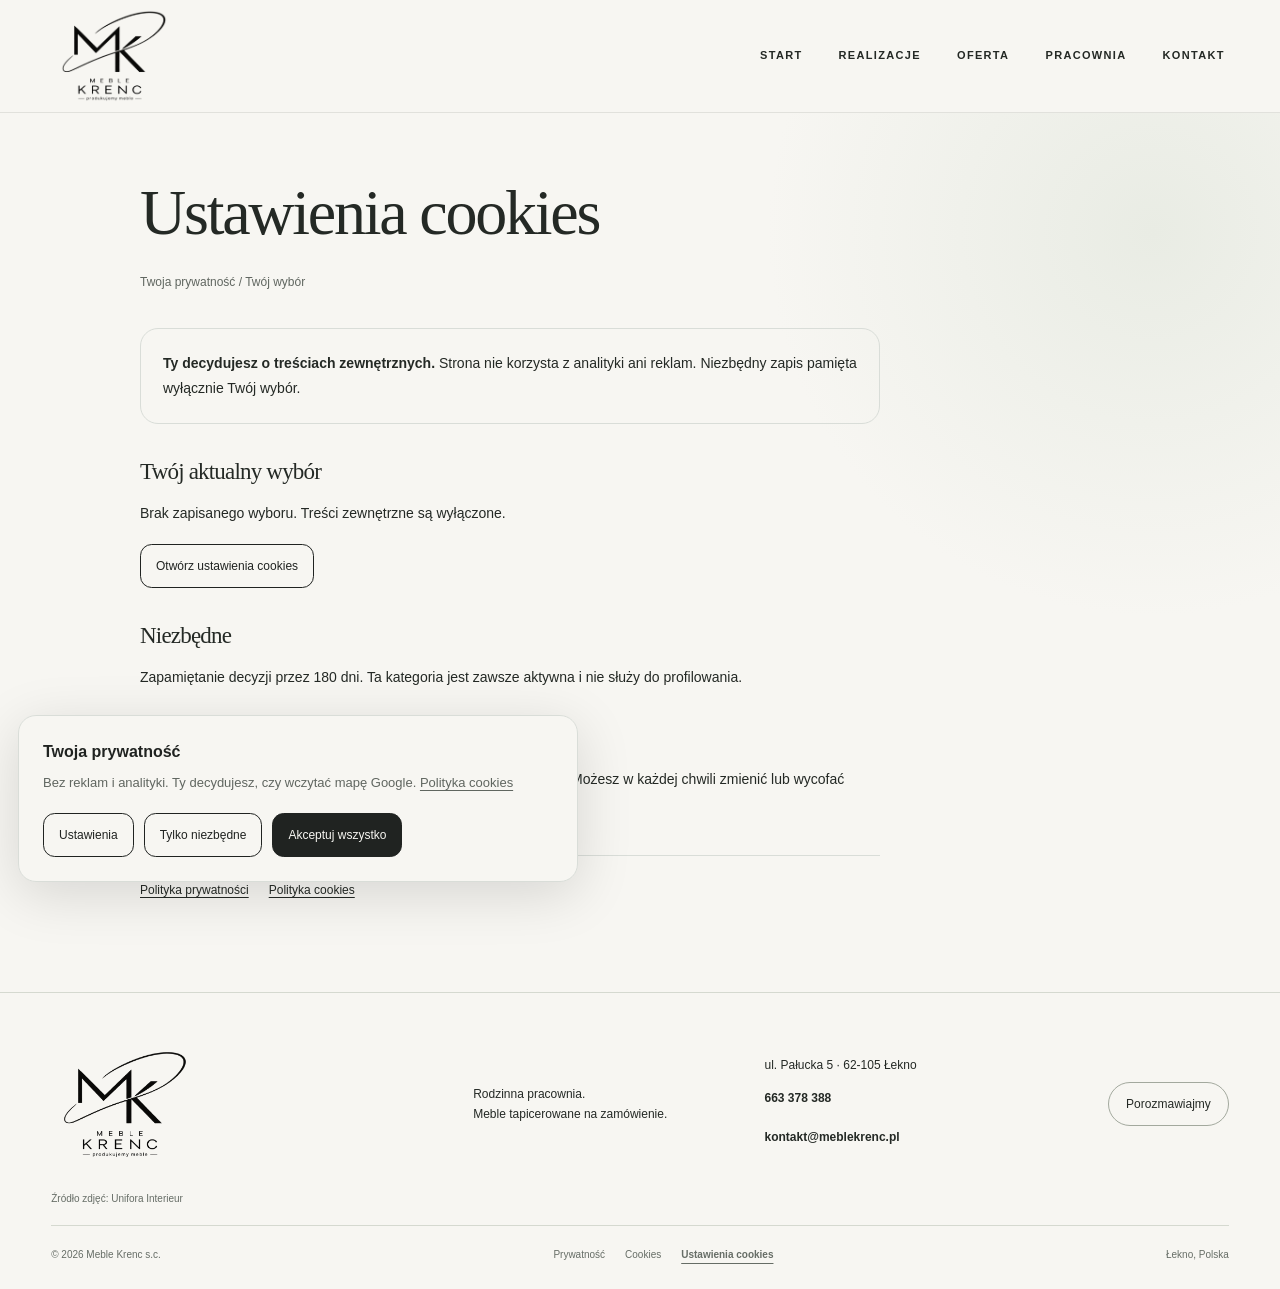
<file: ustawienia-cookies.html>
<!doctype html>
<html lang="pl">
<head>
  <meta charset="utf-8">
  <meta name="viewport" content="width=device-width, initial-scale=1">
  <meta name="theme-color" content="#faf9f6">
  <meta name="description" content="Cookies — Meble Krenc. Meble na zamówienie, Łekno, ul. Pałucka 5.">
  <title>Ustawienia cookies — Meble Krenc</title>
  <link rel="icon" href="assets/favicon.png" type="image/png">
  <link rel="stylesheet" href="style.css?v=20260916-1">
  <script defer src="app.js?v=20260921-3"></script>
<link rel="stylesheet" href="components.css?v=20260916-1"><script defer src="privacy.js?v=20260916-1"></script><link rel="stylesheet" href="refinements.css?v=20260916-1"><script defer src="navigation.js?v=20260916-1"></script><link rel="stylesheet" href="boutique-v2.css?v=20260921-5"></head>
<body data-proposal="boutique">
  <a class="skip" href="#main">Przejdź do treści</a>
  <header class="site-header">
    <a class="brand" href="index.html" aria-label="Meble Krenc — strona główna"><img src="assets/logo.png?v=20260916-2" alt="MEBLE KRENC" width="915" height="795"></a>
    <button class="menu-toggle" type="button" aria-expanded="false" aria-controls="site-nav" hidden><span data-menu-label>Menu</span><span aria-hidden="true" class="menu-icon"></span></button>
    <nav id="site-nav" aria-label="Nawigacja główna"><a href="index.html">Start</a><a href="realizacje.html">Realizacje</a><a href="oferta.html">Oferta</a><a href="o-nas.html">Pracownia</a><a href="kontakt.html">Kontakt</a></nav>
  </header>
  <main id="main" class="mk-legal" tabindex="-1"><h1>Ustawienia cookies</h1><p class="mk-legal-intro">Twoja prywatność / Twój wybór</p><article><div class="legal-callout"><p><strong>Ty decydujesz o treściach zewnętrznych.</strong> Strona nie korzysta z analityki ani reklam. Niezbędny zapis pamięta wyłącznie Twój wybór.</p></div><h2>Twój aktualny wybór</h2><p data-current-consent>Treści zewnętrzne pozostają wyłączone do czasu wyrażenia zgody.</p><p><button class="mk-settings-button" type="button" data-cookie-open>Otwórz ustawienia cookies</button></p><h2>Niezbędne</h2><p>Zapamiętanie decyzji przez 180 dni. Ta kategoria jest zawsze aktywna i nie służy do profilowania.</p><h2>Treści zewnętrzne</h2><p>Opcjonalna mapa Google na stronie kontaktu. Domyślnie wyłączona. Możesz w każdej chwili zmienić lub wycofać zgodę w panelu ustawień.</p><noscript><p>Do obsługi panelu potrzebny jest JavaScript. Bez niego mapa nie jest wczytywana i nie zapisujemy wyboru. Dane witryny możesz usunąć w ustawieniach przeglądarki.</p></noscript><nav class="mk-policy-nav" aria-label="Dokumenty prywatności"><a href="polityka-prywatnosci.html">Polityka prywatności</a><a href="cookies.html">Polityka cookies</a></nav></article></main>
  <footer class="site-footer">
    <div class="footer-top"><a class="brand" href="index.html" aria-label="Meble Krenc — strona główna"><img src="assets/logo.png?v=20260916-2" alt="MEBLE KRENC" width="915" height="795" loading="lazy"></a><p>Rodzinna pracownia.<br>Meble tapicerowane na zamówienie.</p><address>ul. Pałucka 5 · 62-105 Łekno<br><a href="tel:+48663378388">663 378 388</a></address><a class="text-link" href="kontakt.html">Porozmawiajmy <svg class="ui-icon" viewBox="0 0 24 24" aria-hidden="true" focusable="false"><path d="M6 18 18 6M6 6h12v12"/></svg></a></div>
    <div class="photo-credit">Źródło zdjęć: <a href="https://www.unifora.at" target="_blank" rel="noopener noreferrer">Unifora Interieur<span class="sr-only"> (nowa karta)</span> <svg class="ui-icon" viewBox="0 0 24 24" aria-hidden="true" focusable="false"><path d="M6 18 18 6M6 6h12v12"/></svg></a></div>
    <div class="footer-bottom"><span>© <span data-year>2026</span> Meble Krenc s.c.</span><div><a href="polityka-prywatnosci.html">Prywatność</a><a href="cookies.html">Cookies</a><a href="ustawienia-cookies.html" data-cookie-open>Ustawienia cookies</a></div><span>Łekno, Polska</span></div>
  </footer>
  <dialog class="lightbox" aria-labelledby="lightbox-caption"><div class="lightbox-top"><span>Meble i wnętrza / Unifora Interieur</span><button type="button" data-dialog-close aria-label="Zamknij podgląd">Zamknij <svg class="ui-icon" viewBox="0 0 24 24" aria-hidden="true" focusable="false"><path d="m6 6 12 12M18 6 6 18"/></svg></button></div><figure><img data-lightbox-image alt=""><figcaption id="lightbox-caption" aria-live="polite"></figcaption></figure><div class="lightbox-controls"><button type="button" data-previous aria-label="Poprzednie zdjęcie"><svg class="ui-icon" viewBox="0 0 24 24" aria-hidden="true" focusable="false"><path d="M20 12H4m6-6-6 6 6 6"/></svg> Poprzednie</button><span data-lightbox-count></span><button type="button" data-next aria-label="Następne zdjęcie">Następne <svg class="ui-icon" viewBox="0 0 24 24" aria-hidden="true" focusable="false"><path d="M4 12h16m-6-6 6 6-6 6"/></svg></button></div></dialog>


</body>
</html>
</file>
<file: style.css>
:root{--paper:#f7f6f2;--ink:#292e2a;--muted:#666d66;--line:#d5d9d0;--accent:#dde3d6;color-scheme:light;font-family:Arial,Helvetica,sans-serif}
*{box-sizing:border-box}html{scroll-behavior:smooth;scroll-padding-top:100px}body{margin:0;background:var(--paper);color:var(--ink);font-size:15px;line-height:1.7}body.modal-open{overflow:hidden}a{color:inherit;text-decoration:none}button,input{font:inherit}button{cursor:pointer;color:inherit}img{display:block;max-width:100%;height:auto}figure,p{margin:0}h1,h2,h3{font-family:Georgia,'Times New Roman',serif;font-weight:400;line-height:1.1;margin:0;letter-spacing:-.035em}h1{font-size:clamp(40px,5.2vw,76px)}h2{font-size:clamp(30px,3.5vw,48px)}h3{font-size:26px}[hidden]{display:none!important}:focus-visible{outline:2px solid #48694b;outline-offset:5px}.sr-only,.skip:not(:focus){position:absolute;width:1px;height:1px;overflow:hidden;clip-path:inset(50%)}.skip:focus{position:fixed;z-index:80;background:white;padding:12px}.site-header{max-width:1440px;margin:auto;min-height:112px;padding:22px 5%;display:flex;align-items:center;justify-content:space-between;gap:35px}.brand img{width:260px;height:64px;object-fit:contain}.site-header nav{display:flex;gap:28px;font-size:12px;letter-spacing:.08em}.site-header nav a{padding:10px 0}.site-header nav a[aria-current]{border-bottom:1px solid}.menu-toggle{display:none}main>section,main>.gallery-toolbar{max-width:1280px;margin:auto;padding:64px 44px}.eyebrow{font-size:10px;text-transform:uppercase;letter-spacing:.18em;color:var(--muted);margin-bottom:24px}.home-intro{display:flex;align-items:end;justify-content:space-between;gap:50px;padding-top:45px}.home-note{font-size:13px;color:var(--muted)}.text-link{display:inline-flex;align-items:center;gap:26px;border-bottom:1px solid;padding:10px 0;font-size:12px}.text-link:hover{color:#4f7054}.home-note .text-link{margin-top:22px}.opening-gallery{display:grid;grid-template-columns:minmax(0,1.75fr) minmax(0,.7fr);gap:7%;padding-top:8px;padding-bottom:100px;align-items:start}.photo a{display:block;position:relative;border-radius:12px;overflow:hidden}.photo img{width:100%;height:auto;transition:filter .25s}.photo a:hover img{filter:brightness(.94)}.photo-open{position:absolute;right:12px;bottom:12px;border-radius:50%;width:34px;height:34px;display:grid;place-items:center;background:#fff9}.photo figcaption{display:flex;justify-content:space-between;gap:10px;font-size:10px;color:var(--muted);padding-top:12px}.opening-main{margin-top:32px}.opening-secondary{padding-top:0}.opening-secondary .photo img{max-height:400px;object-fit:contain;background:#eeefea}.gallery-note{font-family:Georgia,serif;font-size:20px;line-height:1.5;margin-top:30px}.gallery-index{grid-column:1;width:max-content;justify-self:end;margin-top:-35px}.studio-summary{display:grid;grid-template-columns:.7fr 1fr;gap:12%;border-top:1px solid var(--line)}.studio-summary p:not(.eyebrow),.about-story p{max-width:520px;margin:24px 0;color:var(--muted)}.section-top{display:flex;align-items:center;justify-content:space-between;gap:25px;margin-bottom:32px}.selected-grid{display:grid;grid-template-columns:1fr .9fr .75fr;gap:28px;align-items:start}.selected-grid .photo:nth-child(2){margin-top:90px}.selected-grid .photo:nth-child(3){margin-top:170px}.process{border-top:1px solid var(--line)}.process ol{list-style:none;display:grid;grid-template-columns:repeat(3,1fr);gap:50px;padding:0}.process li>span{display:block;color:var(--muted);font-size:11px;margin-bottom:32px}.process li p{font-size:13px;color:var(--muted);margin-top:15px}.project-invitation{background:var(--accent);text-align:center;border-radius:18px;margin:50px auto 90px!important;padding:72px 30px!important}.project-invitation .text-link{margin-top:26px}.site-footer{max-width:1360px;margin:auto;padding:40px 5% 24px;border-top:1px solid var(--line)}.footer-top{display:grid;grid-template-columns:1.5fr 1fr 1.2fr auto;align-items:center;gap:30px;font-size:12px}.footer-top .brand img{width:225px}.footer-top address{font-style:normal}.photo-credit{font-size:10px;color:var(--muted);margin:30px 0 18px}.footer-bottom{display:flex;justify-content:space-between;gap:20px;border-top:1px solid var(--line);padding-top:20px;font-size:10px;color:var(--muted)}.footer-bottom>div{display:flex;gap:20px}.footer-bottom button{border:0;padding:0;background:none;font:inherit}.page-intro{padding-top:70px}.intro-description{max-width:580px;color:var(--muted);margin-top:28px}.gallery-toolbar{display:flex;justify-content:space-between;gap:20px;padding-top:10px!important;padding-bottom:30px!important}.gallery-toolbar p{font-size:12px}.filters{display:flex;flex-wrap:wrap;gap:9px}.filters button{border:1px solid var(--line);border-radius:30px;background:none;padding:9px 17px;font-size:12px}.filters button[aria-pressed=true]{background:var(--ink);color:white;border-color:var(--ink)}.portfolio-grid{columns:3;column-gap:28px;padding-top:0!important}.portfolio-entry{break-inside:avoid;margin-bottom:34px}.services article{display:grid;grid-template-columns:1fr 1.2fr;gap:12%;align-items:center;border-top:1px solid var(--line);padding:55px 0}.services article:nth-child(even)>div:first-child{order:2}.services article p:not(.eyebrow){margin:22px 0;color:var(--muted);font-size:14px}.service-note{background:var(--accent);border-radius:16px;padding:35px}.about-layout,.contact-layout{display:grid;grid-template-columns:1fr 1fr;gap:12%;align-items:start}.about-photo{max-width:460px}.about-story h2{margin-bottom:25px}.studio-facts{display:flex;gap:30px;flex-wrap:wrap;border-top:1px solid var(--line);padding-top:22px}.studio-facts dt{font-size:23px;font-family:Georgia,serif}.studio-facts dd{margin:0;font-size:12px;color:var(--muted)}.contact-block{border-bottom:1px solid var(--line);padding:0 0 30px;margin-bottom:30px}.contact-block h2{font-size:27px}.contact-block p,.contact-block address{font-size:13px;margin-top:16px;font-style:normal;color:var(--muted)}.phone-link{font-size:clamp(25px,3vw,38px);display:block;margin-top:18px}.contact-photo{max-width:370px;justify-self:end}.legal-layout{display:grid;grid-template-columns:1fr 2fr;gap:60px}.legal-copy{max-width:750px}.legal-copy h2{font-size:25px;margin:32px 0 15px}.legal-copy p,.legal-copy li{color:var(--muted);font-size:14px}.legal-copy a{text-decoration:underline}
dialog{color:var(--ink);background:var(--paper);border:1px solid var(--line);border-radius:16px;max-width:calc(100vw - 32px);max-height:90dvh;padding:28px}dialog::backdrop{background:#202721d9;backdrop-filter:blur(5px)}dialog:not([open]){display:none}.lightbox{width:min(1100px,calc(100vw - 32px))}.lightbox-top,.lightbox-controls,.dialog-heading{display:flex;align-items:center;justify-content:space-between;gap:15px;font-size:12px}.lightbox button,.cookie-dialog button,.cookie-notice button{background:none;border:1px solid var(--line);padding:10px 15px;border-radius:24px;font-size:12px}.lightbox figure{margin:20px 0}.lightbox figure img{height:65dvh;width:100%;object-fit:contain}.lightbox figcaption{font-size:12px;margin-top:12px}.cookie-notice{position:fixed;bottom:18px;right:18px;width:390px;max-width:calc(100vw - 36px);padding:22px;border:1px solid var(--line);background:var(--paper);border-radius:16px;z-index:25;box-shadow:0 12px 50px #20272120;font-size:12px}.cookie-notice p{color:var(--muted);margin:8px 0 14px}.notice-actions{display:flex;gap:10px}.cookie-notice button:last-child,.cookie-dialog .button:not(.button-secondary){background:var(--ink);color:white}.cookie-dialog{width:500px}.cookie-dialog h2{font-size:32px;margin:20px 0}.cookie-dialog p{font-size:13px}.cookie-options>div{padding:16px 0;border-top:1px solid var(--line)}.cookie-options dt{font-size:14px}.cookie-options dd{font-size:12px;color:var(--muted);margin:0}.dialog-actions{display:flex;gap:10px;flex-wrap:wrap;margin-top:25px}
@media(max-width:1000px){.site-header{gap:20px}.brand img{width:215px}.site-header nav{gap:18px}.footer-top{grid-template-columns:1fr 1fr}.home-intro{gap:30px}.home-note{max-width:230px}.opening-gallery{gap:5%}.portfolio-grid{columns:2}.project-invitation{margin:35px 24px 65px!important}.services article{gap:6%}}
@media(max-width:700px){.site-header{padding:12px 20px;min-height:90px;flex-wrap:wrap;gap:0}.brand img{width:208px;height:58px}.menu-toggle{display:flex!important;align-items:center;gap:12px;margin-left:auto;border:0;background:none;padding:12px 0;font-size:12px}.menu-icon{display:inline-block;width:18px;height:8px;border-top:1px solid;border-bottom:1px solid}.site-header nav{width:100%;flex-direction:column;gap:0;padding:10px 0}.site-header nav a{padding:15px 0;border-bottom:1px solid var(--line)}.js .site-header nav:not(.is-open){display:none}main>section,main>.gallery-toolbar{padding:40px 20px}.home-intro{display:block;padding-top:30px}.home-intro h1{font-size:44px}.home-note{max-width:100%;margin-top:25px}.home-note br{display:none}.home-note .text-link{margin-top:10px}.opening-gallery{grid-template-columns:1fr;gap:25px;padding-top:0}.opening-main{margin:0}.opening-secondary{display:none}.gallery-index{grid-column:auto;justify-self:start;margin:0}.studio-summary{grid-template-columns:1fr;gap:0}.selected-grid{grid-template-columns:1fr;gap:30px}.selected-grid .photo:nth-child(n){margin:0}.section-top{align-items:start;flex-direction:column}.process ol{grid-template-columns:1fr;gap:28px}.process li{border-top:1px solid var(--line);padding-top:18px}.process li>span{margin-bottom:12px}.project-invitation{margin:20px 20px 50px!important;padding:40px 20px!important}.footer-top{grid-template-columns:1fr;gap:20px}.footer-bottom{flex-direction:column;gap:16px}.footer-bottom>div{flex-wrap:wrap}.gallery-toolbar{display:block}.gallery-toolbar p{margin-top:20px}.filters{gap:7px}.filters button{padding:8px 13px}.portfolio-grid{columns:1}.services article,.about-layout,.contact-layout,.legal-layout{grid-template-columns:1fr;gap:30px}.services article{padding:30px 0}.services article:nth-child(even)>div:first-child{order:0}.contact-photo{justify-self:start}.legal-copy h2{font-size:24px}.lightbox{padding:16px}.lightbox figure img{height:52dvh}.lightbox-top>span{font-size:10px}.lightbox-controls button{padding:9px;font-size:11px}.cookie-notice{padding:18px}.cookie-dialog{padding:22px}}
main>.legal-layout{max-width:1280px;margin:0 auto;padding:20px 44px 80px}.hero-photo{min-width:0}@media(max-width:700px){main>.legal-layout{padding:10px 20px 50px}}
@media(max-width:700px){.opening-secondary{display:grid;grid-template-columns:1fr 1fr;gap:22px;align-items:center}.opening-secondary .photo img{max-height:240px}.opening-secondary .gallery-note{font-size:18px;margin:0}.opening-secondary figcaption{flex-wrap:wrap;gap:3px}}
@media(prefers-reduced-motion:reduce){html{scroll-behavior:auto}*{transition:none!important}}
</file>
<file: components.css>
.ui-icon{display:inline-block;width:1.1em;height:1.1em;flex:none;vertical-align:-.16em;fill:none;stroke:currentColor;stroke-width:1.6;stroke-linecap:round;stroke-linejoin:round;pointer-events:none}
.lightbox button .ui-icon{width:20px;height:20px}.photo-open .ui-icon,.footer-arrow .ui-icon{width:18px;height:18px}.ui-icon-only{display:inline-grid;place-items:center}
body{--consent-bg:#fff;--consent-ink:#202321;--consent-muted:#606660;--consent-line:#d9ddd8;--consent-radius:12px}
body[data-proposal=editorial]{--consent-bg:#22282c;--consent-ink:#f3f5f6;--consent-muted:#bac2c7;--consent-line:#4d565e;--consent-radius:8px}
body[data-proposal=gallery]{--consent-radius:2px}
body[data-proposal=boutique]{--consent-bg:#f7f6f2;--consent-radius:18px}
body.mk-consent-open{overflow:hidden}
.mk-consent-banner,.mk-consent-dialog{box-sizing:border-box;background:var(--consent-bg);color:var(--consent-ink);border:1px solid var(--consent-line);border-radius:var(--consent-radius);font-family:Arial,Helvetica,sans-serif;line-height:1.55}
.mk-consent-banner{position:fixed;bottom:18px;left:18px;z-index:35;width:560px;max-width:calc(100vw - 36px);padding:24px;box-shadow:0 12px 55px #0002}
.mk-consent-banner strong{font-size:16px}.mk-consent-banner p{font-size:13px;color:var(--consent-muted);margin:8px 0 20px}.mk-consent-banner a{text-decoration:underline;text-underline-offset:3px}
.mk-consent-dialog{padding:28px;width:570px;max-width:calc(100vw - 32px);max-height:calc(100dvh - 32px);overflow:auto;overscroll-behavior:contain;box-shadow:0 24px 100px #0005}
.mk-consent-dialog:not([open]){display:none}.mk-consent-dialog::backdrop{background:#101518b8;backdrop-filter:blur(5px)}
.mk-consent-heading{display:flex;justify-content:space-between;align-items:center;gap:20px;font-size:10px;letter-spacing:.12em;text-transform:uppercase;color:var(--consent-muted)}
.mk-consent-dialog h2{font-family:inherit;font-size:30px;line-height:1.13;letter-spacing:-.035em;font-weight:500;margin:22px 0 14px}.mk-consent-dialog>p{font-size:13px;color:var(--consent-muted);margin:0 0 22px}
.mk-consent-option{display:flex;justify-content:space-between;align-items:center;gap:24px;padding:20px 0;border-top:1px solid var(--consent-line);cursor:pointer}.mk-consent-option strong{display:block;font-size:14px;font-weight:600}.mk-consent-option small{display:block;font-size:12px;line-height:1.5;color:var(--consent-muted);margin-top:6px;max-width:370px}
.mk-consent-option input{appearance:none;-webkit-appearance:none;position:relative;flex:0 0 44px;width:44px;height:26px;margin:0;border:1px solid var(--consent-muted);border-radius:30px;background:transparent;cursor:pointer;transition:background .15s}.mk-consent-option input::after{content:'';position:absolute;width:18px;height:18px;left:3px;top:3px;background:var(--consent-muted);border-radius:50%;transition:transform .15s}.mk-consent-option input:checked{background:var(--consent-ink);border-color:var(--consent-ink)}.mk-consent-option input:checked::after{background:var(--consent-bg);transform:translateX(18px)}.mk-consent-option input:disabled{opacity:.5;cursor:not-allowed}
.mk-consent-actions{display:flex;gap:10px;flex-wrap:wrap}.mk-consent-actions button,.mk-map button,.mk-settings-button{font:500 12px/1.4 Arial,Helvetica,sans-serif;min-height:44px;padding:12px 15px;border:1px solid var(--consent-ink);border-radius:calc(var(--consent-radius) * .65);background:var(--consent-bg);color:var(--consent-ink);cursor:pointer;text-align:center}.mk-consent-actions button[data-consent-save],.mk-consent-actions button[data-consent-accept]{background:var(--consent-ink);color:var(--consent-bg)}.mk-consent-actions button:hover,.mk-map button:hover,.mk-settings-button:hover{filter:brightness(.88)}
.mk-consent-dialog .mk-icon-button{display:grid;place-items:center;flex:none;width:44px;height:44px;border:1px solid var(--consent-line);border-radius:50%;background:none;color:var(--consent-ink);padding:0;cursor:pointer}.mk-consent-bottom{display:flex;flex-wrap:wrap;gap:14px 20px;border-top:1px solid var(--consent-line);padding-top:20px;margin-top:24px;font-size:11px}.mk-consent-bottom button{width:100%;text-align:left;padding:0;min-height:32px;border:0;background:none;color:inherit;font:inherit;cursor:pointer;text-decoration:underline;text-underline-offset:4px}.mk-consent-bottom a{text-decoration:underline;text-underline-offset:4px}.mk-consent-dialog [data-consent-status]{font-size:12px;min-height:18px;margin:12px 0 20px}
.mk-consent-dialog :focus-visible,.mk-consent-banner :focus-visible,.mk-map :focus-visible{outline:2px solid var(--consent-ink);outline-offset:4px}
main.mk-legal{max-width:1080px;margin:0 auto;padding:65px 40px 90px;min-height:65vh}.mk-legal h1{font-size:clamp(34px,5vw,64px);margin:0 0 24px;line-height:1.1;overflow-wrap:anywhere}.mk-legal .mk-legal-intro{font-size:12px;color:var(--consent-muted);margin:0 0 35px}.mk-legal article{max-width:740px;line-height:1.8}.mk-legal h2{font-size:23px;line-height:1.25;margin:34px 0 14px}.mk-legal article p{font-size:14px;margin:0 0 18px}.mk-legal article a{text-decoration:underline;text-underline-offset:3px}.mk-legal .legal-callout{padding:22px;border:1px solid var(--consent-line);border-radius:var(--consent-radius);margin-bottom:30px}.mk-legal .legal-callout p{margin:0}.mk-legal .mk-policy-nav{display:flex;flex-wrap:wrap;gap:20px;margin-top:38px;border-top:1px solid var(--consent-line);padding-top:24px;font-size:12px}
main>.mk-map-section{max-width:1280px;padding:35px 44px 70px;margin:0 auto}.mk-map-section h2{font-size:30px;margin-bottom:22px}.mk-map{border:1px solid var(--consent-line);border-radius:var(--consent-radius);overflow:hidden;background:var(--consent-bg);color:var(--consent-ink)}.mk-map iframe{display:block;border:0;width:100%;height:360px}.mk-map-placeholder{min-height:270px;display:flex;flex-direction:column;align-items:center;justify-content:center;text-align:center;gap:18px;padding:32px}.mk-map-placeholder p{font-size:13px;max-width:440px;margin:0;color:var(--consent-muted)}.mk-map-placeholder strong{font-size:19px}.mk-map-links{display:flex;justify-content:space-between;flex-wrap:wrap;gap:15px;padding:18px 20px;border-top:1px solid var(--consent-line);font-size:12px}.mk-map-links a{text-decoration:underline}
@media(max-width:600px){.mk-consent-banner{padding:18px;bottom:12px;left:12px;max-width:calc(100vw - 24px)}.mk-consent-actions{display:grid;grid-template-columns:1fr 1fr;gap:8px}.mk-consent-banner .mk-consent-actions button:first-child{grid-column:1/-1}.mk-consent-dialog{padding:20px}.mk-consent-dialog h2{font-size:28px}.mk-consent-option{gap:15px}.mk-consent-actions button{padding:11px 9px;font-size:11px}.mk-consent-heading{letter-spacing:.05em}.mk-legal .legal-callout{padding:18px}main.mk-legal{padding:40px 20px 55px}main>.mk-map-section{padding:20px 20px 45px}.mk-map-placeholder{padding:25px 20px}.mk-map iframe{height:320px}}
.mk-consent-dialog .mk-icon-button .ui-icon{width:20px;height:20px}
@media(prefers-reduced-motion:reduce){.mk-consent-option input,.mk-consent-option input::after{transition:none}}
@media(forced-colors:active){.mk-consent-option input{appearance:auto;-webkit-appearance:auto}.mk-consent-option input::after{display:none}}
</file>
<file: refinements.css>
html{scroll-padding-top:calc(var(--navigation-height,100px) + 24px)}main [id]{scroll-margin-top:12px}
header.site-header,header.header{position:sticky;top:0;z-index:30;width:100%;transition:box-shadow .2s;background:var(--consent-bg)}header.has-scrolled{box-shadow:0 5px 24px #00000010}body[data-proposal=editorial] header.header{background:#191c1ff7}body[data-proposal=boutique] header.site-header{background:#f7f6f2f7}
header nav a{position:relative;text-underline-offset:6px;transition:color .18s,background .18s}header nav a:not(.nav-cta){border-bottom:2px solid transparent!important}header nav a.is-current:not(.nav-cta){border-bottom-color:currentColor!important;font-weight:600}header nav a:hover{text-decoration:none;background:color-mix(in srgb,currentColor 6%,transparent)}header nav a:focus-visible{outline:2px solid currentColor;outline-offset:5px}footer a[aria-current=page]{text-decoration:underline;text-underline-offset:5px;font-weight:600}
.menu[aria-expanded=true] svg{transform:rotate(45deg)}.menu svg{transition:transform .2s}.menu-toggle[aria-expanded=true] .menu-icon{transform:rotate(-45deg);border-bottom:0;height:0}.menu-toggle[aria-expanded=true] .menu-icon::after{content:'';display:block;width:18px;border-top:1px solid;transform:rotate(90deg)}body.navigation-open{overflow:hidden}.mk-nav-backdrop{position:fixed;inset:0;z-index:25;background:#10151880;backdrop-filter:blur(3px);border:0;padding:0;border-radius:0;width:100%;height:100%;cursor:default}
.mk-advice{max-width:1240px;margin:0 auto;padding:55px 40px 70px;border-top:1px solid var(--consent-line)}.mk-advice-heading{display:grid;grid-template-columns:1fr 1.2fr;gap:60px;align-items:start;margin-bottom:32px}.mk-advice h2{font-size:clamp(28px,3vw,42px);line-height:1.13;margin:0}.mk-advice-heading>p{font-size:14px;line-height:1.75;max-width:500px;color:var(--consent-muted);margin:0}.mk-checklist{display:grid;grid-template-columns:repeat(3,1fr);gap:26px;list-style:none;margin:30px 0 0;padding:0}.mk-checklist li{border-top:1px solid var(--consent-line);padding:24px 0}.mk-checklist span{font-size:10px;letter-spacing:.12em;color:var(--consent-muted)}.mk-checklist h3{font-size:20px;margin:16px 0 12px}.mk-checklist p{font-size:13px;line-height:1.7;color:var(--consent-muted);margin:0}.mk-faq{margin-top:30px}.mk-faq details{border-top:1px solid var(--consent-line)}.mk-faq details:last-child{border-bottom:1px solid var(--consent-line)}.mk-faq summary{min-height:60px;cursor:pointer;list-style:none;display:flex;align-items:center;justify-content:space-between;gap:20px;padding:18px 0;font-size:15px}.mk-faq summary::-webkit-details-marker{display:none}.mk-faq summary .ui-icon{width:18px;height:18px;transition:transform .2s}.mk-faq details[open] summary .ui-icon{transform:rotate(45deg)}.mk-faq details p{max-width:720px;color:var(--consent-muted);font-size:14px;line-height:1.8;margin:0;padding:0 0 24px}.mk-advice-link{display:inline-flex;align-items:center;gap:20px;padding:13px 0;border-bottom:1px solid currentColor;margin-top:20px;font-size:12px}.mk-advice-link:hover{text-decoration:none;gap:26px}.mk-advice .eyebrow{margin-bottom:18px}.mk-advice a:focus-visible,.mk-faq summary:focus-visible{outline:2px solid currentColor;outline-offset:5px}
body[data-proposal=boutique] .mk-checklist li{background:#edf0e8;border:0;border-radius:14px;padding:26px}body[data-proposal=gallery] .mk-advice{max-width:1600px;padding-left:clamp(20px,4.5vw,72px);padding-right:clamp(20px,4.5vw,72px)}.gallery-status{font-size:11px;color:var(--consent-muted);margin-bottom:20px}a,button,summary{-webkit-tap-highlight-color:transparent}
@media(max-width:700px){.mk-advice{padding:40px 20px!important}.mk-advice-heading{grid-template-columns:1fr;gap:20px}.mk-checklist{grid-template-columns:1fr;gap:0}.mk-checklist li{padding:22px 0}.mk-checklist h3{margin-top:10px}body[data-proposal=boutique] .mk-checklist{gap:12px}.mk-faq summary{font-size:14px}.mk-faq details p{font-size:13px}body[data-proposal=boutique] header nav{position:absolute;top:100%;left:0;right:0;margin:0;padding:12px 20px 22px;background:var(--consent-bg);border-bottom:1px solid var(--consent-line);max-height:calc(100dvh - var(--navigation-height));overflow:auto}body[data-proposal=boutique] header nav a{padding:16px 12px}body[data-proposal=boutique] header nav a.is-current{background:#e8ede3;border-color:transparent!important;border-radius:8px}}
@media(max-width:680px){body[data-proposal=gallery] header nav{position:absolute;top:100%;left:0;right:0;margin:0;padding:12px 20px 22px;background:#fff;border-bottom:1px solid #ddd;max-height:calc(100dvh - var(--navigation-height));overflow:auto}body[data-proposal=gallery] header nav a{padding:16px 12px}body[data-proposal=gallery] header nav a.is-current{background:#171a18;color:#fff;border-color:transparent!important}}
@media(max-width:640px){body[data-proposal=editorial] header nav{position:absolute;inset:auto 0 auto 0;top:100%;margin:0;padding:12px 20px 22px;background:#22282c;border-bottom:1px solid #4d565e;max-height:calc(100dvh - var(--navigation-height));overflow:auto}body[data-proposal=editorial] header nav a{padding:16px 12px}body[data-proposal=editorial] header nav a.is-current{background:#35404a;border-color:transparent!important;border-radius:6px}}
body[data-proposal=editorial] .menu svg{width:22px;height:22px;transform:none}@media(max-width:680px){body[data-proposal=gallery] header nav a{font-size:16px}}@media(max-width:700px){body[data-proposal=boutique] header nav a{font-size:14px}}
@media(prefers-reduced-motion:reduce){header.site-header,header.header,header nav a,.menu svg,.mk-faq summary .ui-icon{transition:none}}
</file>
<file: boutique-v2.css>
:root{
  --boutique-ink:#242925;
  --boutique-paper:#f7f6f2;
  --boutique-sage:#747c70;
  --boutique-soft:#e9ede5;
  --boutique-radius:22px;
  --boutique-side:clamp(20px,4vw,64px);
}

body[data-proposal="boutique"]{
  background:
    radial-gradient(circle at 90% 18%,#e9ece4 0,transparent 24rem),
    var(--boutique-paper);
  color:var(--boutique-ink);
  text-rendering:optimizeLegibility;
}

body[data-proposal="boutique"] h1,
body[data-proposal="boutique"] h2{
  text-wrap:balance;
}

body[data-proposal="boutique"] .site-header{
  min-height:112px;
  max-width:none;
  padding:9px var(--boutique-side);
  background:color-mix(in srgb,var(--boutique-paper) 92%,transparent);
  border-bottom:1px solid color-mix(in srgb,var(--boutique-ink) 10%,transparent);
  backdrop-filter:blur(16px) saturate(120%);
}

body[data-proposal="boutique"] .site-header .brand{
  display:flex;
  align-items:center;
  flex:0 0 auto;
}

body[data-proposal="boutique"] .site-header .brand img{
  width:126px;
  height:94px;
  object-fit:contain;
}

body[data-proposal="boutique"] .site-header nav{
  align-items:center;
  gap:clamp(15px,2.2vw,34px);
}

body[data-proposal="boutique"] .site-header nav a{
  min-height:44px;
  display:flex;
  align-items:center;
  padding:10px 4px;
  font-size:11px;
  font-weight:600;
  letter-spacing:.12em;
  text-transform:uppercase;
}

body[data-proposal="boutique"] .site-header nav a::after{
  content:"";
  position:absolute;
  right:4px;
  bottom:7px;
  left:4px;
  height:1px;
  background:currentColor;
  transform:scaleX(0);
  transform-origin:right;
  transition:transform .25s ease;
}

body[data-proposal="boutique"] .site-header nav a:hover::after,
body[data-proposal="boutique"] .site-header nav a.is-current::after{
  transform:scaleX(1);
  transform-origin:left;
}

body[data-proposal="boutique"] .site-header nav a.is-current{
  border-bottom-color:transparent!important;
}

.hero-carousel{
  position:relative;
  width:100%;
  max-width:none!important;
  min-height:calc(100svh - 112px);
  padding:0!important;
  background:#20241f;
  color:#fff;
  isolation:isolate;
}

.carousel-viewport{
  position:relative;
  min-height:inherit;
  overflow:hidden;
  touch-action:pan-y;
  cursor:grab;
  user-select:none;
  outline-offset:-4px;
}

.hero-carousel.is-dragging .carousel-viewport{cursor:grabbing}
.hero-carousel.is-dragging .carousel-track{transition:none}
.carousel-slide>img{-webkit-user-drag:none;pointer-events:none}

.carousel-track{
  display:flex;
  min-height:inherit;
  will-change:transform;
  transition:transform .9s cubic-bezier(.22,.61,.36,1);
}

.carousel-slide{
  position:relative;
  flex:0 0 100%;
  min-height:inherit;
  overflow:hidden;
  background:#222721;
}

.carousel-slide>img{
  position:absolute;
  inset:0;
  width:100%;
  height:100%;
  max-width:none;
  object-fit:cover;
  object-position:var(--slide-position,center);
  transform:scale(1.035);
  transition:transform 7s cubic-bezier(.2,.62,.36,1);
}

.carousel-slide.is-active>img{transform:scale(1)}

.carousel-slide::after{
  content:"";
  position:absolute;
  inset:0;
  background:
    linear-gradient(90deg,rgba(16,19,16,.76) 0%,rgba(16,19,16,.48) 36%,rgba(16,19,16,.05) 70%),
    linear-gradient(0deg,rgba(15,18,15,.48),transparent 45%);
}

.carousel-copy{
  position:relative;
  z-index:1;
  display:flex;
  min-height:inherit;
  max-width:1440px;
  margin:0 auto;
  padding:clamp(56px,8vh,104px) var(--boutique-side) clamp(118px,16vh,154px);
  flex-direction:column;
  justify-content:flex-end;
  align-items:flex-start;
}

.carousel-kicker{
  margin:0 0 20px;
  color:#e1e5dc;
  font-size:10px;
  font-weight:600;
  letter-spacing:.2em;
  text-transform:uppercase;
}

.carousel-copy h1,
.carousel-copy h2{
  max-width:820px;
  margin:0;
  color:#fff;
  font-family:Georgia,"Times New Roman",serif;
  font-size:clamp(46px,6vw,92px);
  font-weight:400;
  line-height:.98;
  letter-spacing:-.045em;
}

.carousel-copy>p:not(.carousel-kicker){
  max-width:510px;
  margin:24px 0 0;
  color:#f3f4ef;
  font-size:clamp(13px,1.15vw,16px);
  line-height:1.7;
}

.carousel-link{
  display:inline-flex;
  min-height:46px;
  align-items:center;
  gap:24px;
  margin-top:28px;
  padding:8px 0;
  border-bottom:1px solid currentColor;
  font-size:11px;
  font-weight:600;
  letter-spacing:.12em;
  text-transform:uppercase;
  transition:gap .2s ease;
}

.carousel-link:hover{gap:31px}
.carousel-link .ui-icon{width:18px;height:18px}

.carousel-controls{
  position:absolute;
  z-index:3;
  right:var(--boutique-side);
  bottom:38px;
  left:var(--boutique-side);
  display:grid;
  grid-template-columns:auto minmax(120px,220px);
  justify-content:space-between;
  align-items:center;
  gap:24px;
  max-width:calc(1440px - var(--boutique-side) * 2);
  margin:0 auto;
}

.carousel-arrows{display:flex;gap:10px}
.carousel-button{
  width:48px;
  height:48px;
  display:grid;
  place-items:center;
  padding:0;
  border:1px solid #ffffff80;
  border-radius:50%;
  background:#14171335;
  color:#fff;
  backdrop-filter:blur(8px);
  transition:background .2s,border-color .2s,transform .2s;
}

.carousel-button:hover{
  background:#fff;
  border-color:#fff;
  color:#252a25;
  transform:translateY(-2px);
}

.carousel-button .ui-icon{width:20px;height:20px}

.carousel-status{
  display:grid;
  grid-template-columns:22px 1fr 22px;
  align-items:center;
  gap:12px;
  color:#fff;
  font-size:10px;
  letter-spacing:.08em;
}

.carousel-progress{
  height:1px;
  overflow:hidden;
  background:#ffffff59;
}

.carousel-progress>span{
  display:block;
  width:0;
  height:100%;
  background:#fff;
}

.hero-carousel.is-running .carousel-progress>span{
  animation:carousel-progress 6.5s linear forwards;
}

@keyframes carousel-progress{to{width:100%}}

body[data-proposal="boutique"] .photo-open{
  opacity:0;
  transform:translateY(5px);
  transition:opacity .2s ease,transform .2s ease;
}

body[data-proposal="boutique"] .photo a:hover .photo-open,
body[data-proposal="boutique"] .photo a:focus-visible .photo-open{
  opacity:1;
  transform:none;
}

body[data-proposal="boutique"] .studio-summary{
  position:relative;
  padding-top:clamp(72px,9vw,120px);
  padding-bottom:clamp(72px,9vw,120px);
}

body[data-proposal="boutique"] .studio-summary::before{
  content:"MK";
  position:absolute;
  right:3%;
  bottom:-.25em;
  z-index:-1;
  color:#eef0ea;
  font-family:Georgia,serif;
  font-size:clamp(130px,24vw,360px);
  line-height:1;
  letter-spacing:-.1em;
}

body[data-proposal="boutique"] .studio-summary>div{
  max-width:610px;
}

body[data-proposal="boutique"] .selected-section{
  padding-top:clamp(62px,7vw,96px);
  padding-bottom:clamp(70px,9vw,120px);
  border-radius:var(--boutique-radius);
  background:#eef0ea;
}

body[data-proposal="boutique"] .selected-grid .photo a{
  background:#dfe3da;
}

body[data-proposal="boutique"] .selected-grid .photo img{
  aspect-ratio:4/5;
  object-fit:cover;
}

body[data-proposal="boutique"] .selected-grid .photo:nth-child(2) img{aspect-ratio:1/1.12}
body[data-proposal="boutique"] .selected-grid .photo:nth-child(3) img{aspect-ratio:1/1.35}

body[data-proposal="boutique"] .process{
  padding-top:clamp(72px,8vw,108px);
  padding-bottom:clamp(72px,8vw,108px);
}

body[data-proposal="boutique"] .process li{
  position:relative;
  padding-top:24px;
  border-top:1px solid var(--line);
}

body[data-proposal="boutique"] .process li>span{margin-bottom:46px}

body[data-proposal="boutique"] .mk-advice{
  margin-top:20px;
  padding-top:clamp(64px,8vw,100px);
  padding-bottom:clamp(64px,8vw,100px);
}

body[data-proposal="boutique"] .mk-checklist li{
  border-radius:18px;
  box-shadow:0 12px 36px #2830290a;
}

body[data-proposal="boutique"] .project-invitation{
  position:relative;
  overflow:hidden;
  max-width:1192px;
  background:#dfe6da;
}

body[data-proposal="boutique"] .project-invitation::after{
  content:"";
  position:absolute;
  width:230px;
  height:230px;
  right:-80px;
  top:-120px;
  border:1px solid #65706066;
  border-radius:50%;
}

body[data-proposal="boutique"] .site-footer{
  max-width:none;
  padding:56px var(--boutique-side) 26px;
}

body[data-proposal="boutique"] .footer-top{
  max-width:1280px;
  margin:0 auto;
}

body[data-proposal="boutique"] .footer-top .brand img{
  width:148px;
  height:111px;
}

body[data-proposal="boutique"] .photo-credit,
body[data-proposal="boutique"] .footer-bottom{
  max-width:1280px;
  margin-right:auto;
  margin-left:auto;
}

body[data-proposal="boutique"] .lightbox button{
  display:inline-flex;
  align-items:center;
  justify-content:center;
  gap:8px;
  line-height:1;
  vertical-align:middle;
  transition:
    background-color .2s ease,
    border-color .2s ease,
    box-shadow .2s ease,
    color .2s ease,
    transform .2s ease;
}

body[data-proposal="boutique"] .lightbox button .ui-icon{
  width:18px;
  height:18px;
  margin:0;
  vertical-align:0;
}

body[data-proposal="boutique"] .lightbox-top button{
  min-height:46px;
}

body[data-proposal="boutique"] .lightbox-controls{
  align-items:center;
}

/* Linki prowadzące mają formę przycisków — bez powtarzających się strzałek. */
body[data-proposal="boutique"] .carousel-link,
body[data-proposal="boutique"] .text-link,
body[data-proposal="boutique"] .mk-advice-link{
  min-height:44px;
  align-items:center;
  gap:0;
  padding:11px 17px;
  border:1px solid color-mix(in srgb,var(--boutique-sage) 52%,var(--line));
  border-radius:999px;
  transition:
    background-color .2s ease,
    border-color .2s ease,
    box-shadow .2s ease,
    color .2s ease,
    transform .2s ease;
}

body[data-proposal="boutique"] .carousel-link{
  border-color:#ffffff80;
}

body[data-proposal="boutique"] .carousel-link .ui-icon,
body[data-proposal="boutique"] .text-link .ui-icon,
body[data-proposal="boutique"] .text-link>span[aria-hidden="true"],
body[data-proposal="boutique"] .mk-advice-link .ui-icon,
body[data-proposal="boutique"] .mk-map-links .ui-icon,
body[data-proposal="boutique"] .photo-credit .ui-icon,
body[data-proposal="boutique"] .photo-open .ui-icon,
body[data-proposal="boutique"] .phone-link span[aria-hidden="true"]{
  display:none;
}

body[data-proposal="boutique"] .photo-open{
  width:auto;
  min-width:70px;
  height:34px;
  padding:0 12px;
  border-radius:999px;
}

body[data-proposal="boutique"] .photo-open::after{
  content:"Otwórz";
  font-size:10px;
  font-weight:600;
  letter-spacing:.08em;
  text-transform:uppercase;
}

body[data-proposal="boutique"] .phone-link{
  width:max-content;
  max-width:100%;
  display:inline-flex;
  align-items:center;
  gap:12px;
  padding:12px 18px;
  border:1px solid color-mix(in srgb,var(--boutique-sage) 52%,var(--line));
  border-radius:999px;
  background:var(--boutique-soft);
  font-size:clamp(22px,2.8vw,34px);
  line-height:1;
  transition:
    background-color .2s ease,
    border-color .2s ease,
    box-shadow .2s ease,
    color .2s ease,
    transform .2s ease;
}

body[data-proposal="boutique"] .phone-link::after{
  content:"Zadzwoń";
  padding-left:12px;
  border-left:1px solid color-mix(in srgb,var(--boutique-sage) 45%,transparent);
  font:600 10px/1 Arial,Helvetica,sans-serif;
  letter-spacing:.12em;
  text-transform:uppercase;
}

body[data-proposal="boutique"] .footer-top address a[href^="tel:"]{
  display:inline-flex;
  margin-top:8px;
  padding:5px 0;
  border-bottom:1px solid transparent;
  font-weight:600;
  transition:color .2s ease,border-color .2s ease;
}

body[data-proposal="boutique"] .footer-top address a[data-contact-email]{
  display:inline-flex;
  max-width:100%;
  margin-top:8px;
  padding:5px 0;
  border-bottom:1px solid transparent;
  font-weight:600;
  overflow-wrap:anywhere;
  transition:color .2s ease,border-color .2s ease;
}

body[data-proposal="boutique"] .mk-map-links a{
  display:inline-flex;
  align-items:center;
  min-height:42px;
  padding:10px 15px;
  border:1px solid var(--consent-line);
  border-radius:999px;
  text-decoration:none;
  transition:
    background-color .2s ease,
    border-color .2s ease,
    box-shadow .2s ease,
    color .2s ease,
    transform .2s ease;
}

@media (hover:hover){
  body[data-proposal="boutique"] .carousel-link:hover,
  body[data-proposal="boutique"] .text-link:hover,
  body[data-proposal="boutique"] .mk-advice-link:hover,
  body[data-proposal="boutique"] .mk-map-links a:hover,
  body[data-proposal="boutique"] .phone-link:hover,
  body[data-proposal="boutique"] .contact-email:hover{
    background:var(--boutique-soft);
    border-color:var(--boutique-sage);
    box-shadow:0 8px 22px rgba(36,41,37,.11);
    color:var(--boutique-ink);
    transform:translateY(-2px);
  }

  body[data-proposal="boutique"] .carousel-link:hover{
    background:#fff;
    color:var(--boutique-ink);
  }

  body[data-proposal="boutique"] .footer-top address a[href^="tel:"]:hover,
  body[data-proposal="boutique"] .footer-top address a[data-contact-email]:hover{
    color:var(--boutique-sage);
    border-bottom-color:currentColor;
  }
}

body[data-proposal="boutique"] .contact-email{
  display:inline-flex;
  align-items:center;
  width:max-content;
  max-width:100%;
  margin:16px 0 6px;
  padding:12px 17px;
  border:1px solid color-mix(in srgb,var(--boutique-sage) 52%,var(--line));
  border-radius:999px;
  background:var(--boutique-soft);
  font-size:clamp(20px,2.4vw,30px);
  line-height:1.2;
  overflow-wrap:anywhere;
  transition:
    background-color .2s ease,
    border-color .2s ease,
    box-shadow .2s ease,
    color .2s ease,
    transform .2s ease;
}

@media (hover:hover){
  body[data-proposal="boutique"] .lightbox button:hover{
    background:var(--boutique-soft);
    border-color:color-mix(in srgb,var(--boutique-sage) 48%,var(--line));
    box-shadow:0 7px 18px rgba(36,41,37,.10);
    transform:translateY(-1px);
  }

  body[data-proposal="boutique"] .lightbox button:active{
    box-shadow:0 3px 9px rgba(36,41,37,.08);
    transform:translateY(0);
  }
}

body[data-proposal="boutique"] .page-intro{
  padding-top:clamp(56px,7vw,96px);
  padding-bottom:clamp(48px,6vw,82px);
}

body[data-proposal="boutique"] .page-intro h1{
  max-width:900px;
}

body[data-proposal="boutique"] .photo a,
body[data-proposal="boutique"] .service-note,
body[data-proposal="boutique"] .project-invitation{
  border-radius:var(--boutique-radius);
}

body[data-proposal="boutique"] .portfolio-entry .photo img{
  width:100%;
  object-fit:cover;
}

body[data-proposal="boutique"] .portfolio-entry--local .photo a{
  aspect-ratio:4/3;
}

body[data-proposal="boutique"] .portfolio-entry--local .photo img{
  height:100%;
}

@media (max-width:1000px){
  body[data-proposal="boutique"] .site-header .brand img{width:112px;height:84px}
  body[data-proposal="boutique"] .site-header{min-height:102px}
  .hero-carousel{min-height:calc(100svh - 102px)}
  .carousel-copy h1,.carousel-copy h2{font-size:clamp(44px,8vw,72px)}
  body[data-proposal="boutique"] .studio-summary{gap:7%}
  body[data-proposal="boutique"] .selected-section{margin-right:20px;margin-left:20px;padding-right:28px;padding-left:28px}
}

@media (max-width:700px){
  body[data-proposal="boutique"] .site-header{
    min-height:86px;
    padding:4px 20px;
  }
  body[data-proposal="boutique"] .site-header .brand img{
    width:98px;
    height:74px;
  }
  body[data-proposal="boutique"] .menu-toggle{
    min-width:64px;
    min-height:44px;
    justify-content:flex-end;
  }
  body[data-proposal="boutique"] header nav{
    top:100%;
    padding-top:10px;
    padding-bottom:18px;
    box-shadow:0 18px 32px #252a2522;
  }
  body[data-proposal="boutique"] header nav a{
    min-height:52px;
    padding:14px 12px;
  }
  body[data-proposal="boutique"] header nav a::after{display:none}
  .hero-carousel{min-height:max(590px,calc(100svh - 86px))}
  .carousel-slide::after{
    background:linear-gradient(0deg,rgba(15,18,15,.83) 0%,rgba(15,18,15,.42) 58%,rgba(15,18,15,.06) 100%);
  }
  .carousel-slide>img{object-position:var(--slide-position-mobile,var(--slide-position,center))}
  .carousel-copy{
    padding:52px 20px 116px;
  }
  .carousel-copy h1,.carousel-copy h2{
    max-width:12ch;
    font-size:clamp(39px,12vw,58px);
    line-height:1.02;
  }
  .carousel-copy>p:not(.carousel-kicker){
    max-width:36ch;
    margin-top:18px;
    font-size:13px;
    line-height:1.58;
  }
  .carousel-link{margin-top:20px}
  .carousel-controls{
    right:20px;
    bottom:24px;
    left:20px;
    display:block;
  }
  .carousel-arrows{display:none}
  .carousel-status{
    width:min(100%,210px);
    grid-template-columns:18px minmax(58px,1fr) 18px;
    gap:8px;
  }
  .carousel-link{gap:0}
  .carousel-link .ui-icon,
  body[data-proposal="boutique"] .photo-open,
  body[data-proposal="boutique"] .text-link .ui-icon,
  body[data-proposal="boutique"] .text-link>span[aria-hidden="true"],
  body[data-proposal="boutique"] .mk-advice-link .ui-icon,
  body[data-proposal="boutique"] .phone-link .ui-icon,
  body[data-proposal="boutique"] .mk-map-links .ui-icon,
  body[data-proposal="boutique"] .photo-credit .ui-icon{
    display:none;
  }
  body[data-proposal="boutique"] .studio-summary::before{display:none}
  body[data-proposal="boutique"] .selected-section{
    margin-right:12px;
    margin-left:12px;
    padding-right:20px;
    padding-left:20px;
    border-radius:18px;
  }
  body[data-proposal="boutique"] .selected-grid .photo img,
  body[data-proposal="boutique"] .selected-grid .photo:nth-child(n) img{
    aspect-ratio:4/3;
  }
  body[data-proposal="boutique"] .process li>span{margin-bottom:18px}
  body[data-proposal="boutique"] .footer-top .brand img{width:126px;height:95px}
  body[data-proposal="boutique"] .site-footer{padding-top:42px}
}

@media (max-width:410px){
  .carousel-copy h1,.carousel-copy h2{font-size:38px}
  .carousel-copy>p:not(.carousel-kicker){font-size:12px}
  .carousel-status{width:170px}
}

@media (max-width:600px){
  body[data-proposal="boutique"] .mk-consent-banner{
    padding:16px;
    border-radius:16px;
  }
  body[data-proposal="boutique"] .mk-consent-banner p{
    margin:5px 0 13px;
    font-size:12px;
    line-height:1.5;
  }
  body[data-proposal="boutique"] .mk-consent-banner .mk-consent-actions{
    display:grid;
    grid-template-columns:repeat(3,minmax(0,1fr));
    gap:7px;
  }
  body[data-proposal="boutique"] .mk-consent-banner .mk-consent-actions button:first-child{
    grid-column:auto;
  }
  body[data-proposal="boutique"] .mk-consent-banner .mk-consent-actions button{
    min-height:46px;
    padding:8px 5px;
    font-size:10px;
    line-height:1.25;
  }
}

@media (prefers-reduced-motion:reduce){
  .carousel-track,.carousel-slide>img{transition:none}
  .hero-carousel.is-running .carousel-progress>span{animation:none;width:100%}
}
</file>
